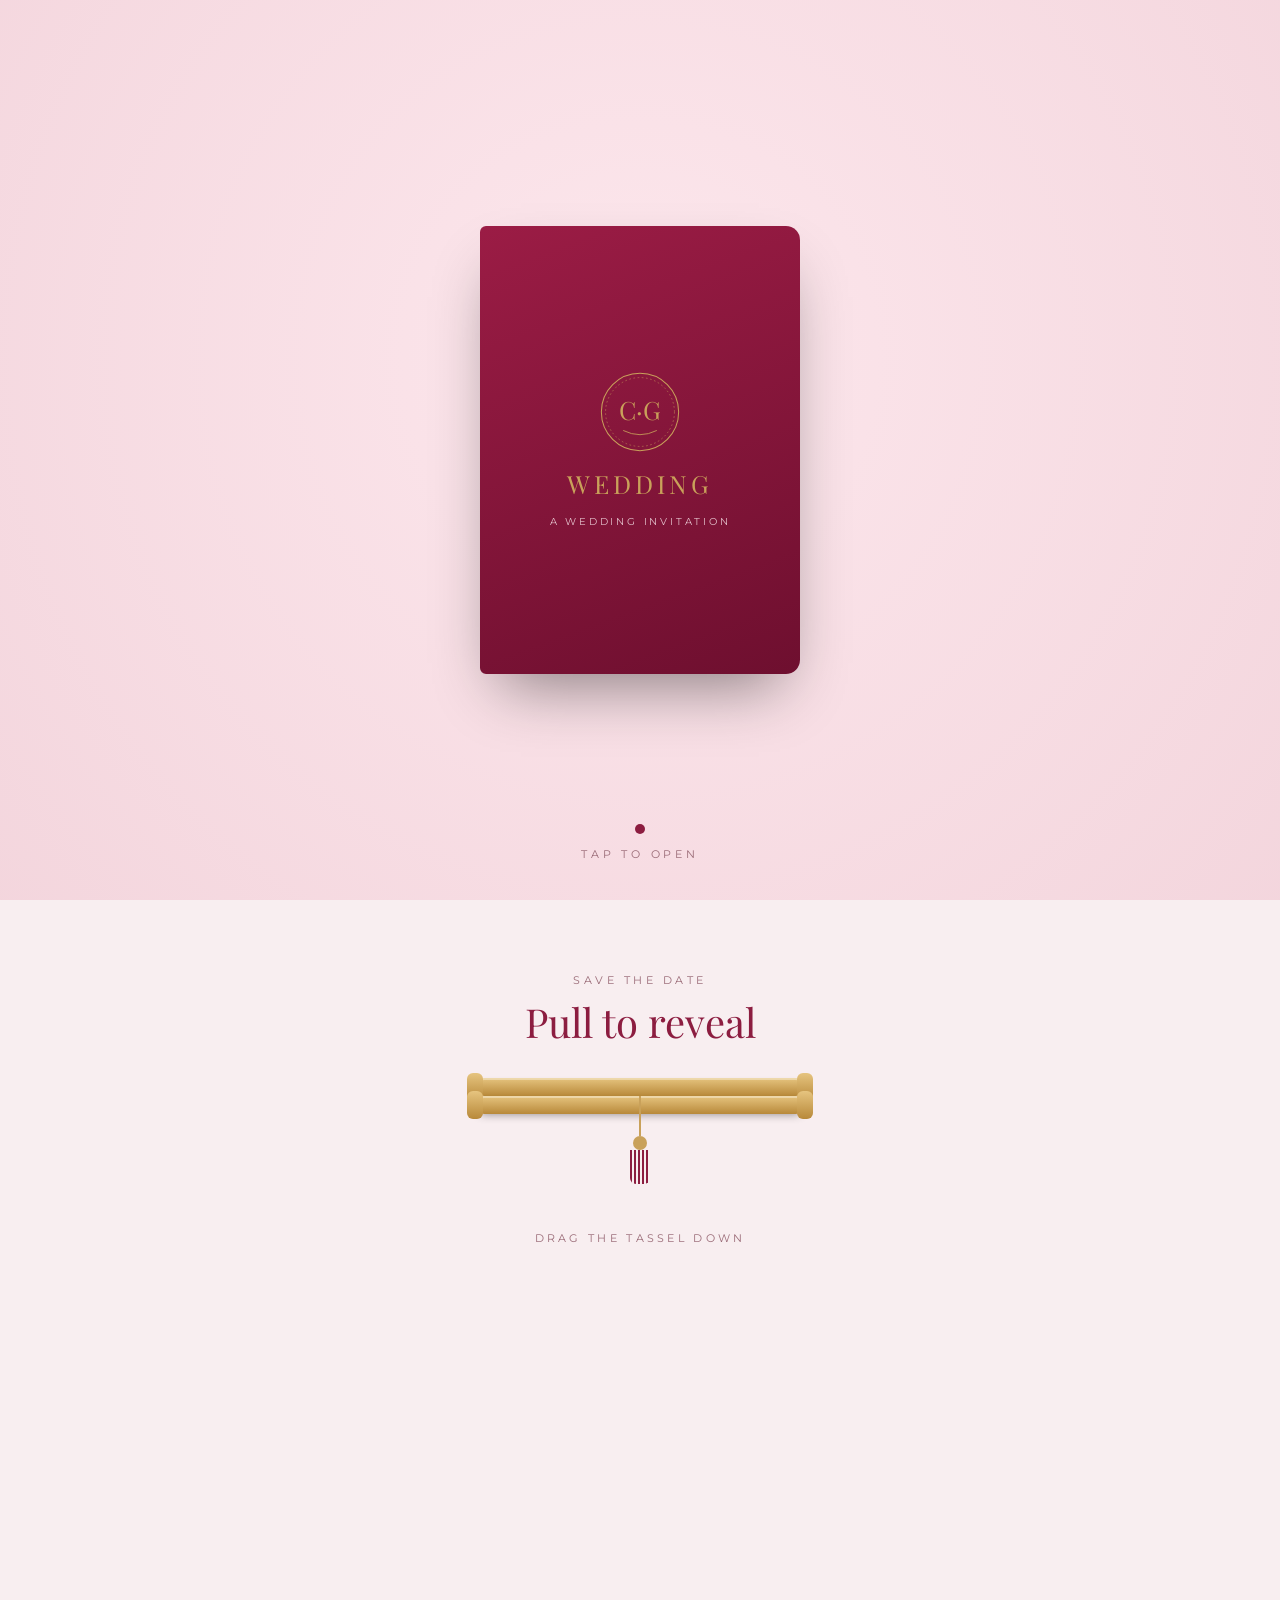
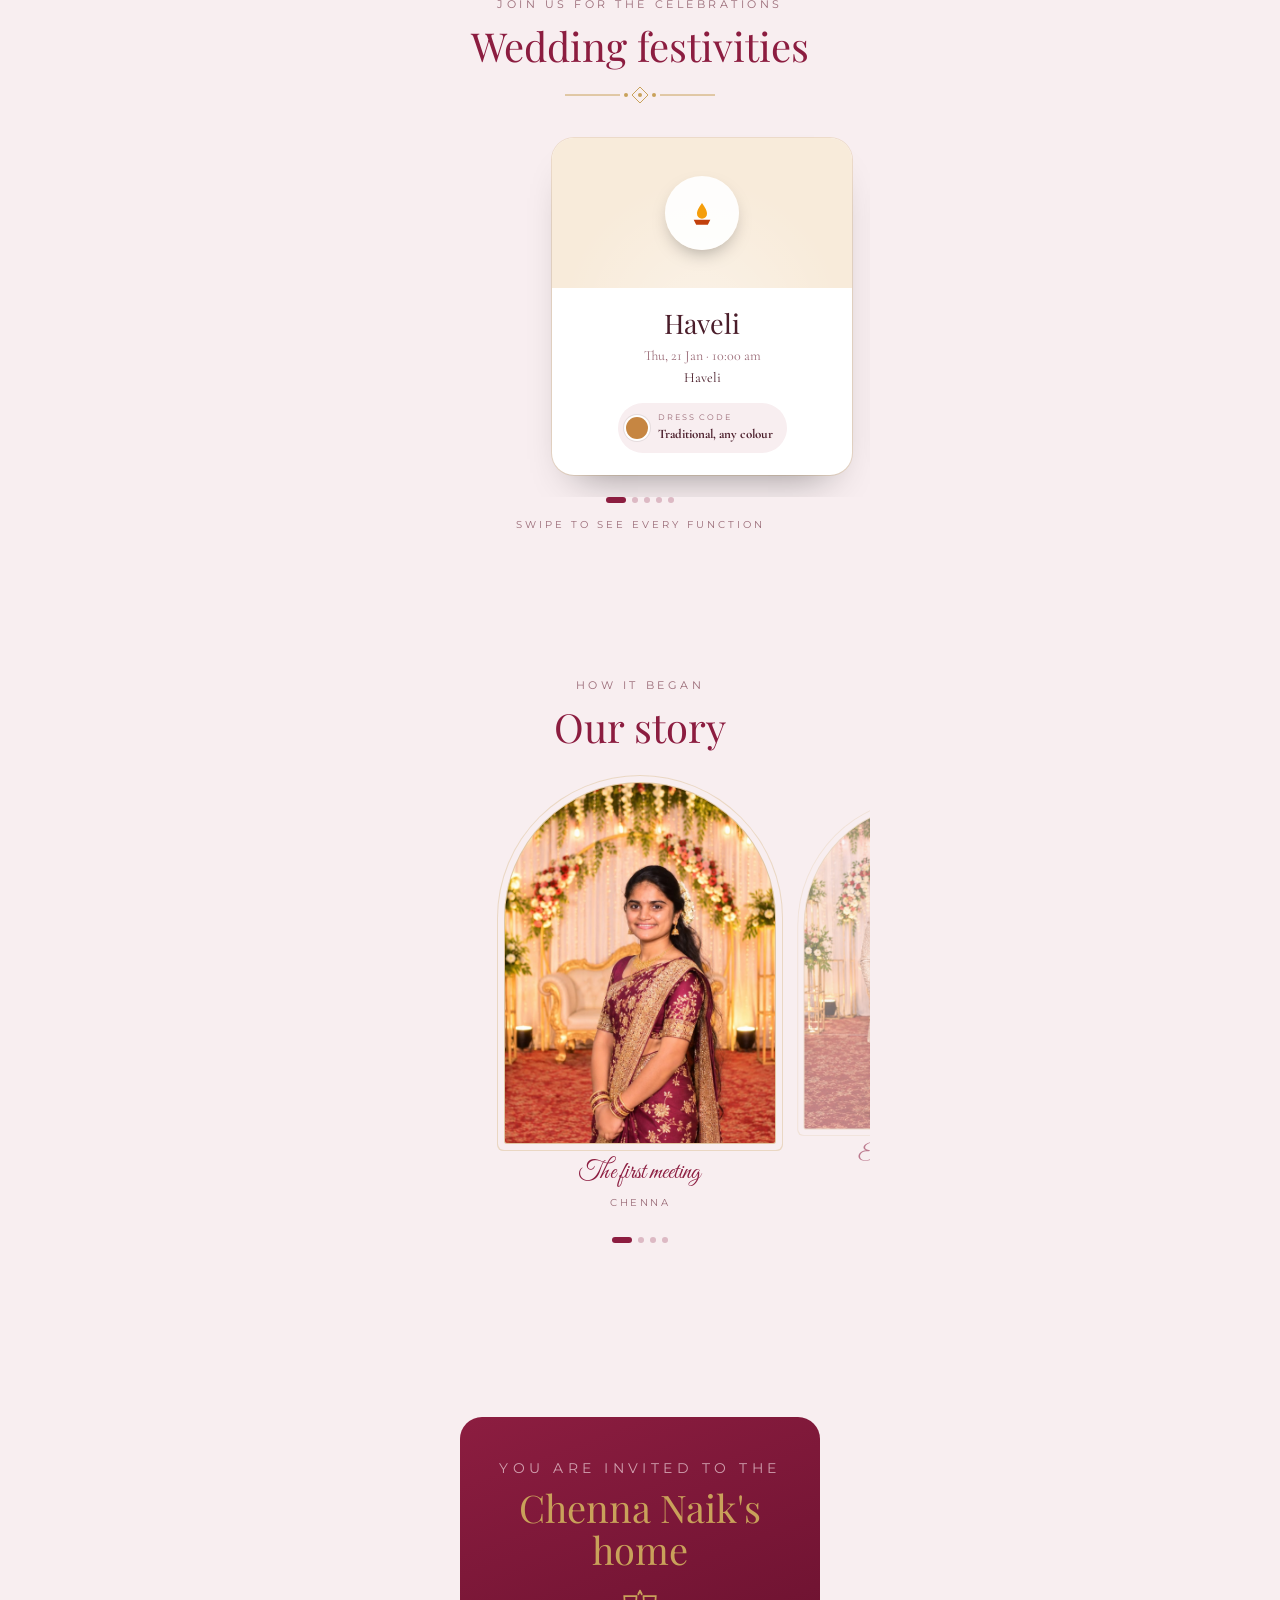
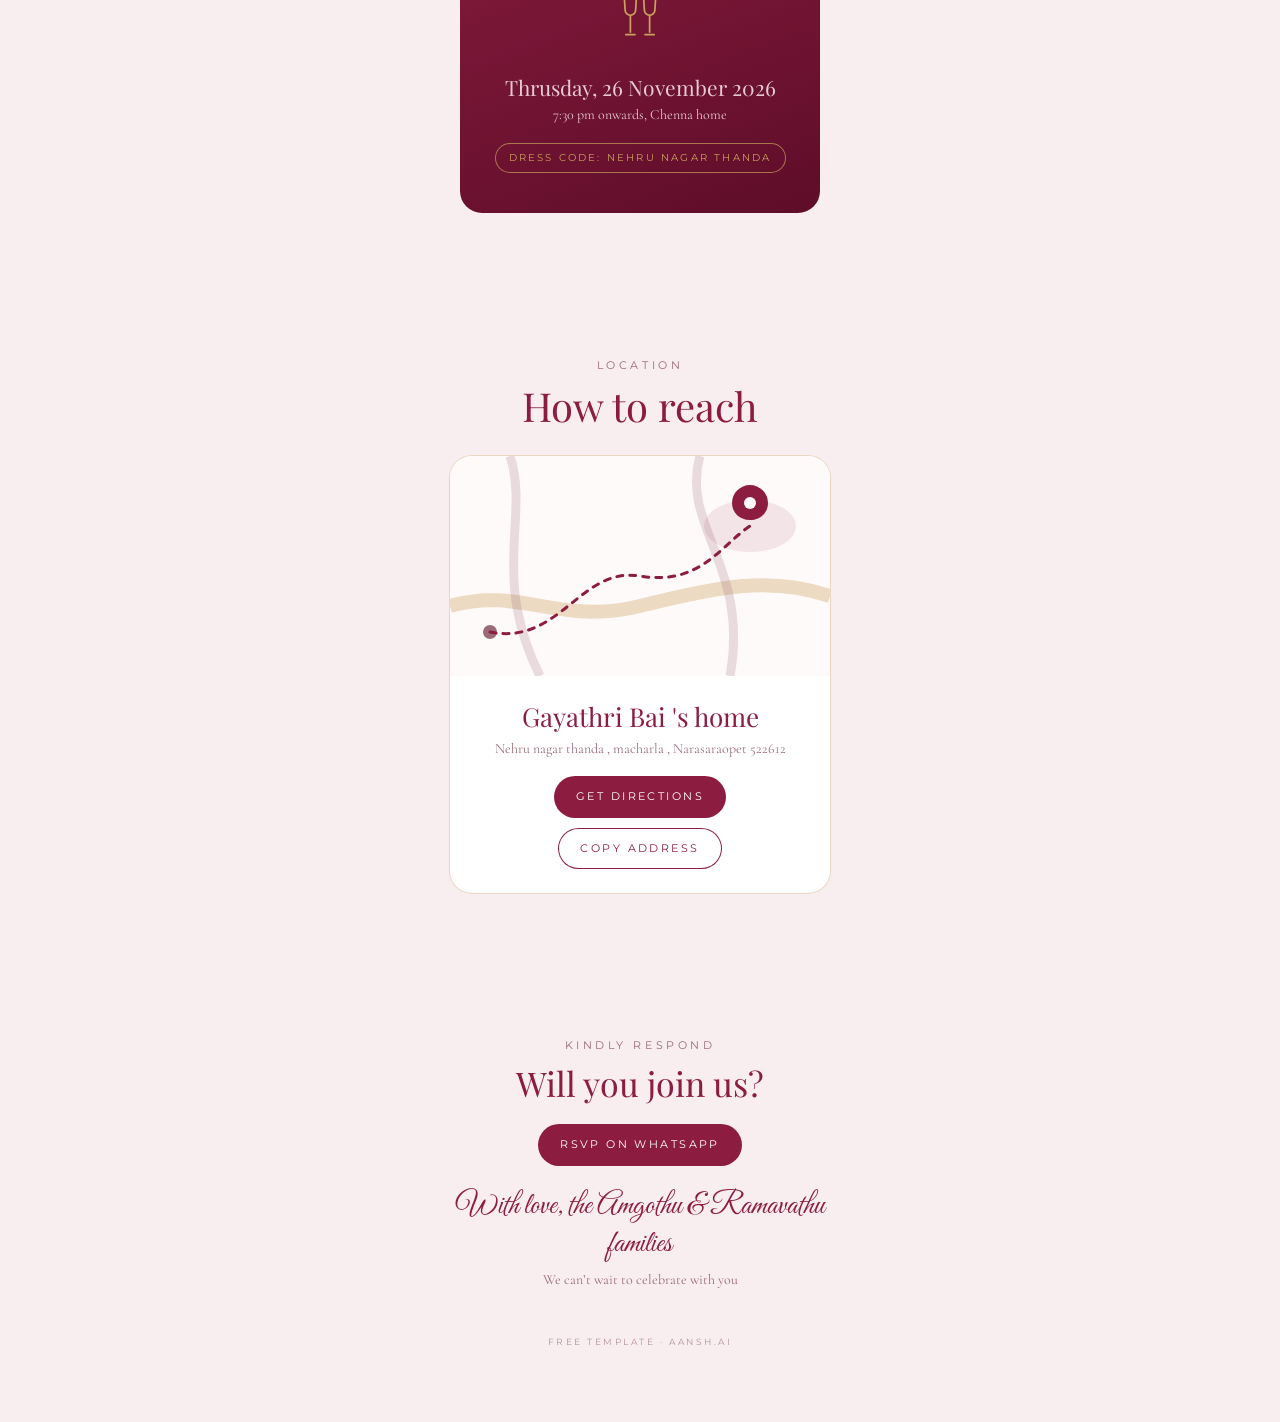
<file: index.html>
<!doctype html>
<html lang="en">
<head>
<meta charset="utf-8">
<meta name="viewport" content="width=device-width,initial-scale=1,viewport-fit=cover">
<title>Arjun & Ishita · Wedding Invitation</title>
<meta name="description" content="You are invited. Tap to open the invitation.">
<meta property="og:title" content="Arjun & Ishita · Wedding Invitation">
<meta property="og:description" content="You are invited. Tap to open the invitation.">
<link rel="preconnect" href="https://fonts.googleapis.com">
<link rel="preconnect" href="https://fonts.gstatic.com" crossorigin>
<link rel="stylesheet" href="https://fonts.googleapis.com/css2?family=Playfair+Display:ital,wght@0,400;0,500;1,400&family=Great+Vibes&family=Cormorant+Garamond:ital,wght@0,400;0,500;1,400&family=Montserrat:wght@500&display=swap">
<!--
  WEDDING INVITE TEMPLATE · free from aansh.ai (priyaanshai.vercel.app/wedding)
  To make it yours, change ONLY the DATA block below (names, dates, events, photos, venue).
  The design, animations and layout read everything from DATA.
-->
<style>
:root{--bg:#f8eef0;--paper:#fffafa;--ink:#4a1d2a;--muted:#9a6b77;--accent:#8c1d40;--onaccent:#fff;--gold:#c9a15a;--card:#ffffff;--rod:linear-gradient(180deg,#e6c47f,#b8893a);--cover:linear-gradient(160deg,#9b1c45,#6e0f2f);--covink:#fbe9ee;--coverbg:radial-gradient(circle at 50% 40%,#fde6ec,#f3d3db);--veil:linear-gradient(180deg,rgba(255,250,250,.25),rgba(255,250,250,.88) 55%);--rec:linear-gradient(160deg,#8c1d40,#5e0d29);--recink:#fbe9ee;--phfilter:saturate(.6);--phop:.5;--namesz:52px;--dw:400;--display:"Playfair Display",Georgia,serif;--script:"Great Vibes","Snell Roundhand",cursive;--body:"Cormorant Garamond",Georgia,serif;--label:Montserrat,system-ui,sans-serif}
*{box-sizing:border-box;margin:0;padding:0}
html{scroll-behavior:smooth;-webkit-text-size-adjust:100%}
body{background:var(--bg);color:var(--ink);font-family:var(--body);font-size:17px;line-height:1.6;overflow-x:hidden;-webkit-font-smoothing:antialiased}
body.locked{overflow:hidden;height:100svh}
img{display:block;max-width:100%}
button{font:inherit;color:inherit;background:none;border:0;cursor:pointer}
a{color:inherit}
.wrap{max-width:460px;margin:0 auto;position:relative;z-index:2}
section{padding:72px max(22px,env(safe-area-inset-left)) 72px max(22px,env(safe-area-inset-right));position:relative;text-align:center}
.eyebrow{font-family:var(--label);font-size:11px;letter-spacing:.32em;text-transform:uppercase;color:var(--muted)}
.title{font-family:var(--display);font-weight:var(--dw);font-size:40px;line-height:1.1;color:var(--accent);margin-top:10px;text-wrap:balance}
.orn{display:block;margin:18px auto 0;width:150px;height:18px;color:var(--gold)}
.reveal{opacity:0;transform:translateY(26px);transition:opacity 1s ease,transform 1s cubic-bezier(.2,.7,.2,1)}
.reveal.in{opacity:1;transform:none}
/* petals */
#petals{position:fixed;inset:0;pointer-events:none;z-index:50}
/* ---------- cover ---------- */
#cover{position:fixed;inset:0;z-index:60;display:grid;place-items:center;background:var(--bg);perspective:1600px;transition:opacity .9s ease .9s,visibility 0s 1.8s}
#cover.open{opacity:0;visibility:hidden}
#cover::before{content:"";position:absolute;inset:0;background:var(--coverbg);opacity:.9}
.book{position:relative;width:min(74vw,320px);aspect-ratio:3/4.2;transform-style:preserve-3d;animation:float 4s ease-in-out infinite}
@keyframes float{50%{transform:translateY(-8px) rotate(-1deg)}}
.page-in{position:absolute;inset:0;background:var(--paper);border-radius:6px 14px 14px 6px;display:grid;place-items:center;box-shadow:0 30px 60px -20px rgba(0,0,0,.45)}
.page-in .mono{opacity:.55}
.lid{position:absolute;inset:0;border-radius:6px 14px 14px 6px;background:var(--cover);transform-origin:left center;transition:transform 1.4s cubic-bezier(.6,.05,.3,1);backface-visibility:hidden;display:flex;flex-direction:column;align-items:center;justify-content:center;gap:14px;color:var(--covink);box-shadow:inset 0 0 0 10px var(--cover),inset 0 0 0 11px color-mix(in srgb,var(--gold) 70%,transparent),inset 0 0 0 16px var(--cover),inset 0 0 0 17px color-mix(in srgb,var(--gold) 45%,transparent),0 30px 60px -18px rgba(0,0,0,.55)}
#cover.open .lid{transform:rotateY(-160deg)}
.lid .ct{font-family:var(--display);font-size:clamp(19px,6.4vw,25px);letter-spacing:.16em;text-align:center;padding:0 26px;line-height:1.3;text-transform:uppercase;color:var(--gold)}
.lid .cs{font-family:var(--label);font-size:clamp(8px,2.6vw,10px);letter-spacing:.28em;text-transform:uppercase;opacity:.8;text-align:center;padding:0 18px}
.mono{width:84px;height:84px;color:var(--gold)}
.tap{position:absolute;bottom:max(36px,env(safe-area-inset-bottom));left:0;right:0;text-align:center;font-family:var(--label);font-size:11px;letter-spacing:.34em;text-transform:uppercase;color:var(--muted);z-index:2}
.tap i{display:block;width:10px;height:10px;margin:0 auto 12px;border-radius:50%;background:var(--accent);animation:ping 1.6s infinite}
@keyframes ping{0%{box-shadow:0 0 0 0 color-mix(in srgb,var(--accent) 60%,transparent)}100%{box-shadow:0 0 0 18px transparent}}
/* ---------- hero ---------- */
#hero{min-height:100svh;display:flex;flex-direction:column;align-items:center;justify-content:center;padding-top:40px}
.arch{position:relative;width:min(84vw,360px);aspect-ratio:3/4.4;border-radius:999px 999px 18px 18px;overflow:hidden;background:var(--paper);box-shadow:0 0 0 1px color-mix(in srgb,var(--gold) 60%,transparent),0 0 0 8px var(--bg),0 0 0 9px color-mix(in srgb,var(--gold) 35%,transparent),0 30px 70px -30px rgba(0,0,0,.5)}
.arch .ph{position:absolute;inset:0;background-size:cover;background-position:center;filter:var(--phfilter);opacity:var(--phop);animation:kb 22s ease-in-out infinite alternate}
@keyframes kb{to{transform:scale(1.14)}}
.arch .veil{position:absolute;inset:0;background:var(--veil)}
.arch .in{position:relative;height:100%;display:flex;flex-direction:column;align-items:center;justify-content:center;padding:34px 22px;gap:4px}
.arch .mono{width:54px;height:54px;margin-bottom:8px}
.name{font-family:var(--script);font-size:var(--namesz);line-height:1.05;color:var(--accent);min-height:1.1em}
.name .cur{display:inline-block;width:2px;height:.8em;background:var(--accent);margin-left:3px;vertical-align:-.05em;animation:blink .8s steps(1) infinite}
@keyframes blink{50%{opacity:0}}
.amp{font-family:var(--script);font-size:34px;color:var(--gold);line-height:1;margin:6px 0}
.par{font-size:13px;color:var(--muted);font-style:italic;line-height:1.45;min-height:2.9em;opacity:0;transition:opacity 1s}
.par.in{opacity:1}
.inv{margin-top:26px;font-family:var(--display);font-style:italic;font-size:19px;line-height:1.5;color:var(--ink);max-width:300px;opacity:0;transition:opacity 1.2s .2s}
.inv.in{opacity:1}
.scrollhint{margin-top:30px;width:22px;height:34px;border:1.5px solid var(--muted);border-radius:12px;position:relative;opacity:.7}
.scrollhint::after{content:"";position:absolute;left:50%;top:7px;width:3px;height:7px;margin-left:-1.5px;border-radius:2px;background:var(--muted);animation:sh 1.6s infinite}
@keyframes sh{to{transform:translateY(10px);opacity:0}}
/* ---------- scroll reveal ---------- */
.scroll{position:relative;width:min(84vw,330px);margin:34px auto 0;user-select:none;-webkit-user-select:none;touch-action:none}
.rod{position:relative;height:18px;border-radius:9px;background:var(--rod);box-shadow:0 4px 10px -4px rgba(0,0,0,.45),inset 0 2px 0 rgba(255,255,255,.35);z-index:3}
.rod::before,.rod::after{content:"";position:absolute;top:-5px;width:16px;height:28px;border-radius:6px;background:var(--rod)}
.rod::before{left:-8px}.rod::after{right:-8px}
.paper{position:relative;margin:0 10px;height:0;overflow:hidden;background:var(--paper);box-shadow:inset 0 10px 14px -10px rgba(0,0,0,.25),inset 0 -10px 14px -10px rgba(0,0,0,.25);transition:height .25s ease-out}
.paper .pin{position:absolute;left:0;right:0;top:0;height:290px;display:flex;flex-direction:column;align-items:center;justify-content:center;gap:2px;border:1px solid color-mix(in srgb,var(--gold) 50%,transparent);margin:14px;border-radius:4px}
.paper .dow{font-family:var(--label);font-size:11px;letter-spacing:.34em;text-transform:uppercase;color:var(--muted)}
.paper .dd{font-family:var(--display);font-size:84px;line-height:1;color:var(--accent)}
.paper .mm{font-family:var(--script);font-size:34px;color:var(--accent);line-height:1.1}
.paper .yy{font-family:var(--label);font-size:12px;letter-spacing:.3em;color:var(--muted)}
.bottomrod{transition:transform .25s ease-out}
.tassel{position:absolute;left:50%;top:18px;width:46px;margin-left:-23px;height:96px;display:flex;flex-direction:column;align-items:center;cursor:grab;z-index:4;transition:top .25s ease-out}
.tassel .str{width:2px;height:40px;background:var(--gold)}
.tassel .knot{width:14px;height:14px;border-radius:50%;background:var(--gold)}
.tassel .fr{width:20px;height:34px;background:repeating-linear-gradient(90deg,var(--accent) 0 2px,transparent 2px 4px);border-radius:0 0 6px 6px;animation:sway 2.6s ease-in-out infinite;transform-origin:top center}
@keyframes sway{50%{transform:rotate(5deg)}}
.pullhint{margin-top:116px;font-family:var(--label);font-size:11px;letter-spacing:.3em;text-transform:uppercase;color:var(--muted);transition:opacity .4s}
.done .pullhint{opacity:0}
.cd{display:flex;justify-content:center;gap:10px;margin-top:22px;opacity:0;transition:opacity 1s}
.done .cd,.done .seeyou,.done .cal{opacity:1}
.cd div{min-width:64px;padding:10px 4px;border-radius:12px;background:var(--card);box-shadow:0 0 0 1px color-mix(in srgb,var(--gold) 35%,transparent)}
.cd b{display:block;font-family:var(--display);font-size:28px;font-weight:500;color:var(--accent);font-variant-numeric:tabular-nums;line-height:1.1}
.cd span{font-family:var(--label);font-size:9px;letter-spacing:.24em;text-transform:uppercase;color:var(--muted)}
.seeyou{margin-top:18px;font-style:italic;color:var(--muted);opacity:0;transition:opacity 1s}
.btn{display:inline-flex;align-items:center;gap:8px;padding:12px 22px;border-radius:999px;font-family:var(--label);font-size:11px;letter-spacing:.22em;text-transform:uppercase;text-decoration:none;transition:transform .2s}
.btn:active{transform:scale(.96)}
.btn.line{box-shadow:inset 0 0 0 1px var(--accent);color:var(--accent)}
.btn.fill{background:var(--accent);color:var(--onaccent)}
.cal{margin-top:18px;opacity:0;transition:opacity 1s}
/* ---------- events ---------- */
.rail{display:flex;gap:16px;overflow-x:auto;scroll-snap-type:x mandatory;padding:34px 13vw 22px;margin:0 calc(-1*max(22px,env(safe-area-inset-left)));scrollbar-width:none}
.rail::-webkit-scrollbar{display:none}
.ev{flex:0 0 74vw;max-width:300px;scroll-snap-align:center;border-radius:22px;overflow:hidden;background:var(--card);box-shadow:0 22px 40px -24px rgba(0,0,0,.45),0 0 0 1px color-mix(in srgb,var(--gold) 25%,transparent);text-align:center;transition:transform .4s,opacity .4s}
.ev.dim{transform:scale(.92);opacity:.6}
.ev .top{height:150px;position:relative;display:grid;place-items:center;overflow:hidden}
.ev .top::after{content:"";position:absolute;inset:0;background:radial-gradient(circle at 50% 120%,rgba(255,255,255,.35),transparent 60%)}
.ev .ic{width:74px;height:74px;border-radius:50%;background:rgba(255,255,255,.92);display:grid;place-items:center;position:relative;z-index:1;box-shadow:0 8px 20px -8px rgba(0,0,0,.4)}
.ev .ic svg{width:40px;height:40px}
.ev .body{padding:20px 18px 22px}
.ev h3{font-family:var(--display);font-weight:var(--dw);font-size:27px;color:var(--ink);line-height:1.15}
.ev .when{margin-top:6px;font-size:14px;color:var(--muted)}
.ev .where{font-size:14px;color:var(--ink)}
.dress{display:inline-flex;align-items:center;gap:10px;margin-top:14px;padding:8px 14px 8px 8px;border-radius:999px;background:var(--bg);font-size:13px}
.dress i{width:22px;height:22px;border-radius:50%;box-shadow:0 0 0 2px #fff,0 0 0 3px rgba(0,0,0,.08)}
.dress small{display:block;font-family:var(--label);font-size:8px;letter-spacing:.24em;text-transform:uppercase;color:var(--muted);text-align:left}
.dots{display:flex;justify-content:center;gap:6px}
.dots i{width:6px;height:6px;border-radius:3px;background:color-mix(in srgb,var(--accent) 25%,transparent);transition:all .3s}
.dots i.on{width:20px;background:var(--accent)}
.swipe{margin-top:14px;font-family:var(--label);font-size:10px;letter-spacing:.3em;text-transform:uppercase;color:var(--muted)}
/* ---------- story ---------- */
.st{flex:0 0 66vw;max-width:270px;scroll-snap-align:center;text-align:center;transition:transform .4s,opacity .4s}
.st.dim{transform:scale(.9);opacity:.55}
.st .ph{aspect-ratio:3/4;border-radius:999px 999px 14px 14px;background-size:cover;background-position:center;background-color:var(--card);box-shadow:0 0 0 1px color-mix(in srgb,var(--gold) 50%,transparent),0 0 0 7px var(--bg),0 0 0 8px color-mix(in srgb,var(--gold) 30%,transparent)}
.st p{margin-top:16px;font-family:var(--script);font-size:24px;color:var(--accent);line-height:1.2}
.st small{font-family:var(--label);font-size:10px;letter-spacing:.26em;text-transform:uppercase;color:var(--muted)}
/* ---------- reception ---------- */
.rec{margin:30px auto 0;max-width:360px;border-radius:22px;padding:40px 26px;background:var(--rec);color:var(--recink);box-shadow:inset 0 0 0 8px var(--rec),inset 0 0 0 9px color-mix(in srgb,var(--gold) 60%,transparent),0 30px 60px -30px rgba(0,0,0,.6)}
.rec .eyebrow{color:color-mix(in srgb,var(--recink) 75%,transparent)}
.rec h3{font-family:var(--display);font-weight:var(--dw);font-size:38px;color:var(--rectitle,var(--gold));line-height:1.1;margin-top:8px}
.rec .glass{width:56px;height:56px;margin:18px auto;color:var(--rectitle,var(--gold))}
.rec .d{font-family:var(--display);font-size:21px}
.rec p{font-size:14px;opacity:.85}
.rec .code{display:inline-block;margin-top:16px;padding:7px 14px;border-radius:999px;box-shadow:inset 0 0 0 1px color-mix(in srgb,var(--gold) 70%,transparent);font-family:var(--label);font-size:10px;letter-spacing:.22em;text-transform:uppercase;color:var(--rectitle,var(--gold))}
/* ---------- map ---------- */
.map{margin:28px auto 0;max-width:380px;border-radius:22px;overflow:hidden;background:var(--card);box-shadow:0 0 0 1px color-mix(in srgb,var(--gold) 30%,transparent)}
.map svg{display:block;width:100%;height:auto}
.map .route{stroke-dasharray:6 7;stroke-dashoffset:300;animation:none}
.map.in .route{animation:dash 3s ease forwards}
@keyframes dash{to{stroke-dashoffset:0}}
.map .pin{transform-origin:50% 100%;transform:scale(0)}
.map.in .pin{animation:pin .6s 2.6s cubic-bezier(.3,1.6,.5,1) forwards}
@keyframes pin{to{transform:scale(1)}}
.venue{padding:20px 18px 24px}
.venue h3{font-family:var(--display);font-weight:var(--dw);font-size:26px;color:var(--accent)}
.venue p{font-size:14px;color:var(--muted)}
.acts{display:flex;justify-content:center;gap:10px;margin-top:16px;flex-wrap:wrap}
/* ---------- rsvp ---------- */
#rsvp .title{font-size:34px}
.closing{margin-top:22px;font-family:var(--script);font-size:30px;color:var(--accent);line-height:1.25}
.fam{margin-top:6px;font-size:14px;color:var(--muted)}
.made{margin-top:44px;font-family:var(--label);font-size:9px;letter-spacing:.28em;text-transform:uppercase;color:var(--muted);opacity:.7}
.made a{text-decoration:none}
/* music */
#music{position:fixed;right:max(16px,env(safe-area-inset-right));bottom:max(16px,env(safe-area-inset-bottom));z-index:55;width:46px;height:46px;border-radius:50%;background:var(--card);box-shadow:0 8px 20px -8px rgba(0,0,0,.4),0 0 0 1px color-mix(in srgb,var(--gold) 40%,transparent);display:grid;place-items:center;color:var(--accent)}
#music[hidden]{display:none}
#music svg{width:20px;height:20px}
#music.on svg{animation:spin 4s linear infinite}
@keyframes spin{to{transform:rotate(360deg)}}
@media (prefers-reduced-motion:reduce){*,*::before,*::after{animation-duration:.01ms!important;transition-duration:.01ms!important}}
</style>
</head>
<body class="locked">
<script>
/* =========================== DATA: edit only this =========================== */
const DATA = {
  "coverTitle": "Wedding",
  "groom": {
    "name": "Chenna Naik",
    "parents": "Son of Lalu Naik"
  },
  "bride": {
    "name": "Gayathri Bai",
    "parents": "Daughter of Hanuma"
  },
  "inviteLine": "request the pleasure of your company to celebrate their wedding",
  "wedding": {
    "datetime": "2027-11-25T09:00:00+05:30",
    "timeLabel": "Pheras at 7:30 am"
  },
  "events": [
    {
      "name": "Haveli",
      "icon": "puja",
      "date": "Thu, 21 Jan",
      "time": "10:00 am",
      "place": "Haveli",
      "dress": "Traditional, any colour",
      "colors": [
        "#f8ebda",
        "#c68642"
      ]
    },
    {
      "name": "Haldi",
      "icon": "haldi",
      "date": "Fri, 22 Jan",
      "time": "3:00 pm",
      "place": "Haveli Courtyard",
      "dress": "Wear yellow",
      "colors": [
        "#fff0a3",
        "#f5b700"
      ]
    },
    {
      "name": "Mehendi & Sangeet",
      "icon": "mehendi",
      "date": "Sat, 23 Jan",
      "time": "6:00 pm",
      "place": "Durbar Hall",
      "dress": "Rajasthani bandhej",
      "colors": [
        "#fed7e2",
        "#c51162"
      ]
    },
    {
      "name": "Baraat",
      "icon": "default",
      "date": "Sun, 24 Jan",
      "time": "6:30 pm",
      "place": "Singh Haveli to Palace Gate",
      "dress": "Safa & sherwani",
      "colors": [
        "#fde8cd",
        "#e67e22"
      ]
    },
    {
      "name": "Pheras",
      "icon": "pheras",
      "date": "Sun, 24 Jan",
      "time": "8:00 pm",
      "place": "Umaid Mahal Lawns",
      "dress": "Festive red & gold",
      "colors": [
        "#fcd5ce",
        "#b0122e"
      ]
    }
  ],
  "story": [
    {
      "photo": "story-1.jpg",
      "caption": "The first meeting",
      "when": "Chenna"
    },
    {
      "photo": "story-2.jpg",
      "caption": "Endless conversations",
      "when": "Gayathri"
    },
    {
      "photo": "story-3.jpg",
      "caption": "The proposal",
      "when": "Together"
    },
    {
      "photo": "story-4.jpg",
      "caption": "Forever begins",
      "when": "2027"
    }
  ],
  "reception": {
    "title": "Chenna Naik's home",
    "when": "Thrusday, 26 November 2026",
    "where": "7:30 pm onwards, Chenna home",
    "dress": "Nehru Nagar thanda"
  },
  "venue": {
    "name": "Gayathri Bai 's home",
    "address": "Nehru nagar thanda , macharla ,  Narasaraopet 522612",
    "mapsLink": ""
  },
  "rsvp": {
    "whatsapp": "919985727357",
    "message": "Hi! We'll be there for Chenna Naik & Gayathri Bai's wedding."
  },
  "closing": "With love, the Amgothu & Ramavathu families",
  "families": "We can\u2019t wait to celebrate with you",
  "heroPhoto": "hero.jpg",
  "music": "",
  "petalColors": [
    "#f4a7b9",
    "#e8798f",
    "#fbd3dc"
  ],
  "petalShape": "petal"
};
/* ============================================================================ */
</script>

<canvas id="petals" aria-hidden="true"></canvas>

<div id="cover" role="button" tabindex="0" aria-label="Open the invitation">
  <div class="book">
    <div class="page-in"><svg class="mono" viewBox="0 0 100 100" aria-hidden="true"><use href="#monogram"/></svg></div>
    <div class="lid">
      <svg class="mono" viewBox="0 0 100 100" aria-hidden="true"><use href="#monogram"/></svg>
      <div class="ct" id="coverTitle"></div>
      <div class="cs">A wedding invitation</div>
    </div>
  </div>
  <div class="tap"><i></i>Tap to open</div>
</div>

<main class="wrap">
  <section id="hero">
    <p class="eyebrow reveal">Together with their families</p>
    <div class="arch reveal" style="margin-top:22px">
      <div class="ph" id="heroPh"></div><div class="veil"></div>
      <div class="in">
        <svg class="mono" viewBox="0 0 100 100" aria-hidden="true"><use href="#monogram"/></svg>
        <div class="name" id="n1"></div>
        <div class="par" id="p1"></div>
        <div class="amp">&amp;</div>
        <div class="name" id="n2"></div>
        <div class="par" id="p2"></div>
      </div>
    </div>
    <p class="inv" id="invline"></p>
    <div class="scrollhint" aria-hidden="true"></div>
  </section>

  <section id="date">
    <p class="eyebrow reveal">Save the date</p>
    <h2 class="title reveal">Pull to reveal</h2>
    <div class="scroll reveal" id="scroll">
      <div class="rod"></div>
      <div class="paper" id="paper"><div class="pin">
        <div class="dow" id="dow"></div><div class="dd" id="dd"></div><div class="mm" id="mm"></div><div class="yy" id="yy"></div>
        <div class="dow" style="margin-top:10px" id="ptime"></div>
      </div></div>
      <div class="rod bottomrod" id="rod2"></div>
      <div class="tassel" id="tassel" role="button" tabindex="0" aria-label="Pull down to reveal the date"><div class="str"></div><div class="knot"></div><div class="fr"></div></div>
      <p class="pullhint">Drag the tassel down</p>
    </div>
    <p class="seeyou" id="seeyou"></p>
    <div class="cd" id="cd" aria-live="polite">
      <div><b id="cdD">0</b><span>Days</span></div><div><b id="cdH">0</b><span>Hours</span></div><div><b id="cdM">0</b><span>Mins</span></div><div><b id="cdS">0</b><span>Secs</span></div>
    </div>
    <div class="cal"><a class="btn line" id="calBtn" target="_blank" rel="noopener">＋ Add to calendar</a></div>
  </section>

  <section id="events">
    <p class="eyebrow reveal">Join us for the celebrations</p>
    <h2 class="title reveal">Wedding festivities</h2>
    <svg class="orn reveal" viewBox="0 0 150 18" aria-hidden="true"><use href="#orn"/></svg>
    <div class="rail" id="evRail"></div>
    <div class="dots" id="evDots"></div>
    <p class="swipe">Swipe to see every function</p>
  </section>

  <section id="story">
    <p class="eyebrow reveal">How it began</p>
    <h2 class="title reveal">Our story</h2>
    <div class="rail" id="stRail"></div>
    <div class="dots" id="stDots"></div>
  </section>

  <section id="reception">
    <div class="rec reveal">
      <p class="eyebrow">You are invited to the</p>
      <h3 id="recTitle"></h3>
      <svg class="glass" viewBox="0 0 64 64" fill="none" stroke="currentColor" stroke-width="2" aria-hidden="true"><path d="M14 8h14l-1 16a6 6 0 0 1-12 0zM36 8h14l-1 16a6 6 0 0 1-12 0zM21 30v20M43 30v20M15 52h12M37 52h12"/><path d="M30 6l2-4M34 6l-2-4" stroke-linecap="round"/></svg>
      <p class="d" id="recWhen"></p>
      <p id="recWhere"></p>
      <span class="code" id="recCode"></span>
    </div>
  </section>

  <section id="reach">
    <p class="eyebrow reveal">Location</p>
    <h2 class="title reveal">How to reach</h2>
    <div class="map reveal" id="map">
      <svg viewBox="0 0 380 220" aria-hidden="true">
        <rect width="380" height="220" fill="var(--paper)"/>
        <path d="M0 150 C70 130 110 170 190 150 S320 120 380 140" stroke="color-mix(in srgb,var(--gold) 35%,transparent)" stroke-width="14" fill="none"/>
        <path d="M60 0 C80 60 40 120 90 220" stroke="color-mix(in srgb,var(--muted) 22%,transparent)" stroke-width="9" fill="none"/>
        <path d="M250 0 C230 70 300 110 280 220" stroke="color-mix(in srgb,var(--muted) 22%,transparent)" stroke-width="9" fill="none"/>
        <ellipse cx="300" cy="70" rx="46" ry="26" fill="color-mix(in srgb,var(--accent) 10%,transparent)"/>
        <circle cx="40" cy="176" r="7" fill="var(--muted)"/>
        <path class="route" d="M40 176 C110 190 130 110 190 120 S270 90 300 70" stroke="var(--accent)" stroke-width="3" fill="none" stroke-linecap="round"/>
        <g class="pin"><path d="M300 70c-11 0-18-8-18-17a18 18 0 0 1 36 0c0 9-7 17-18 17z" transform="translate(0 -6)" fill="var(--accent)"/><circle cx="300" cy="47" r="6" fill="var(--paper)"/></g>
      </svg>
      <div class="venue"><h3 id="vName"></h3><p id="vAddr"></p>
        <div class="acts"><a class="btn fill" id="dirBtn" target="_blank" rel="noopener">Get directions</a><button class="btn line" id="copyBtn" type="button">Copy address</button></div>
      </div>
    </div>
  </section>

  <section id="rsvp">
    <p class="eyebrow reveal">Kindly respond</p>
    <h2 class="title reveal">Will you join us?</h2>
    <div class="acts reveal" style="margin-top:22px"><a class="btn fill" id="rsvpBtn" target="_blank" rel="noopener">RSVP on WhatsApp</a></div>
    <p class="closing reveal" id="closing"></p>
    <p class="fam reveal" id="fam"></p>
    <p class="made"><a href="https://priyaanshai.vercel.app/wedding" target="_blank" rel="noopener">Free template · aansh.ai</a></p>
  </section>
</main>

<button id="music" type="button" aria-label="Play music" hidden><svg viewBox="0 0 24 24" fill="currentColor"><path d="M9 18V6l11-2v12"/><circle cx="6.5" cy="18" r="2.5"/><circle cx="17.5" cy="16" r="2.5"/></svg></button>
<audio id="aud" loop preload="none"></audio>

<svg width="0" height="0" style="position:absolute" aria-hidden="true">
  <defs>
    <symbol id="monogram" viewBox="0 0 100 100"><circle cx="50" cy="50" r="46" fill="none" stroke="currentColor" stroke-width="1.2"/><circle cx="50" cy="50" r="41" fill="none" stroke="currentColor" stroke-width=".6" stroke-dasharray="2 3"/><text x="50" y="60" text-anchor="middle" font-size="30" fill="currentColor" id="monoText" style="font-family:var(--display)">A·B</text><path d="M30 72q20 10 40 0" stroke="currentColor" fill="none" stroke-width="1"/></symbol>
    <symbol id="orn" viewBox="0 0 150 18"><path d="M0 9h55M95 9h55" stroke="currentColor" stroke-width="1"/><path d="M75 1l8 8-8 8-8-8z" fill="none" stroke="currentColor"/><circle cx="75" cy="9" r="2" fill="currentColor"/><circle cx="61" cy="9" r="2" fill="currentColor"/><circle cx="89" cy="9" r="2" fill="currentColor"/></symbol>
  </defs>
</svg>

<script>
(() => {
const $ = (s) => document.querySelector(s);
const D = DATA;
const ini = (n) => (n || "").trim().charAt(0).toUpperCase();
document.title = `${D.groom.name} & ${D.bride.name}`;
document.querySelectorAll("#monoText").forEach((t) => (t.textContent = `${ini(D.groom.name)}·${ini(D.bride.name)}`));
$("#coverTitle").textContent = D.coverTitle || "Shubh Vivaah";
if (D.heroPhoto) { const im = new Image(); im.onload = () => ($("#heroPh").style.backgroundImage = `url("${D.heroPhoto}")`); im.src = D.heroPhoto; }
$("#invline").textContent = D.inviteLine;
// date
const when = new Date(D.wedding.datetime);
const MON = ["January","February","March","April","May","June","July","August","September","October","November","December"];
const DOW = ["Sunday","Monday","Tuesday","Wednesday","Thursday","Friday","Saturday"];
$("#dow").textContent = DOW[when.getDay()]; $("#dd").textContent = when.getDate(); $("#mm").textContent = MON[when.getMonth()]; $("#yy").textContent = when.getFullYear();
$("#ptime").textContent = D.wedding.timeLabel || "";
$("#seeyou").textContent = `See you on ${DOW[when.getDay()]}, ${when.getDate()} ${MON[when.getMonth()]} ${when.getFullYear()}`;
const pad = (n) => String(n).padStart(2, "0");
const gd = (d) => `${d.getUTCFullYear()}${pad(d.getUTCMonth() + 1)}${pad(d.getUTCDate())}T${pad(d.getUTCHours())}${pad(d.getUTCMinutes())}00Z`;
const end = new Date(when.getTime() + 5 * 3600e3);
$("#calBtn").href = `https://calendar.google.com/calendar/render?action=TEMPLATE&text=${encodeURIComponent(`${D.groom.name} & ${D.bride.name} Wedding`)}&dates=${gd(when)}/${gd(end)}&location=${encodeURIComponent(D.venue.name + ", " + D.venue.address)}`;
function tick() { let s = Math.max(0, (when - Date.now()) / 1000); $("#cdD").textContent = Math.floor(s / 86400); s %= 86400; $("#cdH").textContent = pad(Math.floor(s / 3600)); s %= 3600; $("#cdM").textContent = pad(Math.floor(s / 60)); $("#cdS").textContent = pad(Math.floor(s % 60)); }
tick(); setInterval(tick, 1000);
// events
const IC = {
  haldi: '<circle cx="24" cy="28" r="12" fill="#f5b700"/><path d="M10 28h28" stroke="#8a5a00" stroke-width="2"/><circle cx="19" cy="24" r="2" fill="#fff6"/>',
  mehendi: '<path d="M18 40V20a3 3 0 0 1 6 0v-6a3 3 0 0 1 6 0v8a3 3 0 0 1 6 0v18z" fill="#4f7d3a"/><circle cx="27" cy="32" r="3" fill="none" stroke="#fff" stroke-width="1.5"/>',
  sangeet: '<path d="M20 34V14l16-4v20" stroke="#7b2cbf" stroke-width="3" fill="none"/><circle cx="17" cy="34" r="4" fill="#7b2cbf"/><circle cx="33" cy="30" r="4" fill="#7b2cbf"/>',
  puja: '<path d="M14 32h20l-3 6H17z" fill="#c2410c"/><path d="M24 12c4 6 6 9 6 13a6 6 0 0 1-12 0c0-4 2-7 6-13z" fill="#f59e0b"/>',
  pheras: '<path d="M12 38h24" stroke="#9f1239" stroke-width="3"/><path d="M24 10c6 8 9 12 9 18a9 9 0 0 1-18 0c0-6 3-10 9-18z" fill="#e11d48"/><path d="M24 22c3 4 4 6 4 8a4 4 0 0 1-8 0c0-2 1-4 4-8z" fill="#fbbf24"/>',
  reception: '<path d="M14 10h8l-1 10a3 3 0 0 1-6 0zM26 10h8l-1 10a3 3 0 0 1-6 0zM18 23v13M30 23v13M14 37h8M26 37h8" stroke="#a16207" stroke-width="2" fill="none"/>',
  default: '<circle cx="24" cy="24" r="12" fill="none" stroke="#9f1239" stroke-width="3"/><circle cx="24" cy="24" r="4" fill="#9f1239"/>'
};
const ev = $("#evRail");
D.events.forEach((e) => {
  const c = document.createElement("article"); c.className = "ev";
  c.innerHTML = `<div class="top" style="background:${e.colors[0]}"><div class="ic"><svg viewBox="0 0 48 48">${IC[e.icon] || IC.default}</svg></div></div>
  <div class="body"><h3></h3><p class="when"></p><p class="where"></p><span class="dress"><i style="background:${e.colors[1] || e.colors[0]}"></i><span><small>Dress code</small><b></b></span></span></div>`;
  c.querySelector("h3").textContent = e.name; c.querySelector(".when").textContent = `${e.date} · ${e.time}`; c.querySelector(".where").textContent = e.place; c.querySelector("b").textContent = e.dress;
  ev.appendChild(c);
});
const st = $("#stRail");
D.story.forEach((s) => {
  const c = document.createElement("figure"); c.className = "st";
  c.innerHTML = `<div class="ph"></div><p></p><small></small>`; if (s.photo) c.querySelector(".ph").style.backgroundImage = `url("${s.photo}")`;
  c.querySelector("p").textContent = s.caption; c.querySelector("small").textContent = s.when || ""; st.appendChild(c);
});
function rail(r, dotsEl) {
  const kids = [...r.children]; dotsEl.innerHTML = kids.map(() => "<i></i>").join("");
  const upd = () => { const mid = r.scrollLeft + r.clientWidth / 2; let best = 0, bd = 1e9; kids.forEach((k, i) => { const d = Math.abs(k.offsetLeft + k.offsetWidth / 2 - mid); if (d < bd) { bd = d; best = i; } }); kids.forEach((k, i) => k.classList.toggle("dim", i !== best)); [...dotsEl.children].forEach((d, i) => d.classList.toggle("on", i === best)); };
  r.addEventListener("scroll", () => requestAnimationFrame(upd), { passive: true }); upd();
}
rail(ev, $("#evDots")); rail(st, $("#stDots"));
// reception, venue, rsvp
$("#recTitle").textContent = D.reception.title; $("#recWhen").textContent = D.reception.when; $("#recWhere").textContent = D.reception.where; $("#recCode").textContent = "Dress code: " + D.reception.dress;
$("#vName").textContent = D.venue.name; $("#vAddr").textContent = D.venue.address;
$("#dirBtn").href = D.venue.mapsLink || `https://www.google.com/maps/search/?api=1&query=${encodeURIComponent(D.venue.name + " " + D.venue.address)}`;
$("#copyBtn").addEventListener("click", async (e) => { try { await navigator.clipboard.writeText(`${D.venue.name}, ${D.venue.address}`); e.target.textContent = "Copied ✓"; } catch { e.target.textContent = D.venue.address; } });
$("#rsvpBtn").href = `https://wa.me/${(D.rsvp.whatsapp || "").replace(/\D/g, "")}?text=${encodeURIComponent(D.rsvp.message || `Hi! We'll be there for ${D.groom.name} & ${D.bride.name}'s wedding.`)}`;
$("#closing").textContent = D.closing; $("#fam").textContent = D.families;
// music
const aud = $("#aud"), mb = $("#music");
if (D.music) { aud.src = D.music; mb.hidden = false; mb.onclick = () => { if (aud.paused) { aud.play(); mb.classList.add("on"); } else { aud.pause(); mb.classList.remove("on"); } }; }
// petals
const cv = $("#petals"), cx = cv.getContext("2d"); let P = [], burstUntil = 0;
const fit = () => { cv.width = innerWidth * devicePixelRatio; cv.height = innerHeight * devicePixelRatio; }; fit(); addEventListener("resize", fit);
const PC = D.petalColors || ["#f4a7b9", "#e8798f", "#fbd3dc"];
function petal(burst) { return { x: Math.random() * cv.width, y: burst ? -Math.random() * cv.height * .4 : -20, r: (5 + Math.random() * 7) * devicePixelRatio, vy: (.6 + Math.random() * 1.2) * devicePixelRatio * (burst ? 2.2 : 1), vx: (Math.random() - .5) * devicePixelRatio, a: Math.random() * 6, va: (Math.random() - .5) * .06, c: PC[Math.floor(Math.random() * PC.length)], s: D.petalShape || "petal" }; }
function draw() {
  cx.clearRect(0, 0, cv.width, cv.height);
  if (P.length < (Date.now() < burstUntil ? 140 : 18) && Math.random() < (Date.now() < burstUntil ? .9 : .06)) P.push(petal(Date.now() < burstUntil));
  P = P.filter((p) => p.y < cv.height + 30);
  for (const p of P) {
    p.y += p.vy; p.x += p.vx + Math.sin(p.a) * .6; p.a += p.va;
    cx.save(); cx.translate(p.x, p.y); cx.rotate(p.a); cx.fillStyle = p.c; cx.globalAlpha = .85; cx.beginPath();
    if (p.s === "dust") cx.arc(0, 0, p.r * .35, 0, 7); else if (p.s === "leaf") cx.ellipse(0, 0, p.r * .45, p.r * 1.2, 0, 0, 7); else { cx.moveTo(0, -p.r); cx.bezierCurveTo(p.r, -p.r * .4, p.r * .6, p.r, 0, p.r); cx.bezierCurveTo(-p.r * .6, p.r, -p.r, -p.r * .4, 0, -p.r); }
    cx.fill(); cx.restore();
  }
  requestAnimationFrame(draw);
}
if (!matchMedia("(prefers-reduced-motion: reduce)").matches) draw();
// reveal on scroll
const io = new IntersectionObserver((es) => es.forEach((e) => { if (e.isIntersecting) { e.target.classList.add("in"); io.unobserve(e.target); } }), { threshold: .2 });
document.querySelectorAll(".reveal,.map").forEach((el) => io.observe(el));
// typing names
function type(el, text, ms, done) { let i = 0; el.innerHTML = '<span></span><span class="cur"></span>'; const sp = el.firstChild; const t = setInterval(() => { sp.textContent = text.slice(0, ++i); if (i >= text.length) { clearInterval(t); el.lastChild.remove(); done && done(); } }, ms); }
function hero() {
  type($("#n1"), D.groom.name, 110, () => { $("#p1").textContent = D.groom.parents; $("#p1").classList.add("in");
    setTimeout(() => type($("#n2"), D.bride.name, 110, () => { $("#p2").textContent = D.bride.parents; $("#p2").classList.add("in"); $("#invline").classList.add("in"); }), 300); });
}
// cover
let opened = false;
function open() { if (opened) return; opened = true; $("#cover").classList.add("open"); document.body.classList.remove("locked"); burstUntil = Date.now() + 1200; setTimeout(hero, 900); if (D.music) { aud.play().then(() => mb.classList.add("on")).catch(() => {}); } }
$("#cover").addEventListener("click", open); $("#cover").addEventListener("keydown", (e) => { if (e.key === "Enter" || e.key === " ") open(); });
// pull to reveal
const FULL = 318, tas = $("#tassel"), paper = $("#paper"), rod2 = $("#rod2"), sc = $("#scroll");
let h = 0, drag = null, revealed = false;
function setH(v) { h = Math.max(0, Math.min(FULL, v)); paper.style.height = h + "px"; tas.style.top = 18 + h + "px"; }
function finish() { revealed = true; setH(FULL); sc.classList.add("done"); document.getElementById("date").classList.add("done"); burstUntil = Date.now() + 2500; }
tas.addEventListener("pointerdown", (e) => { if (revealed) return; drag = { y: e.clientY, h }; tas.setPointerCapture(e.pointerId); paper.style.transition = tas.style.transition = "none"; });
tas.addEventListener("pointermove", (e) => { if (drag) setH(drag.h + (e.clientY - drag.y)); });
tas.addEventListener("pointerup", () => { if (!drag) return; drag = null; paper.style.transition = tas.style.transition = ""; if (h > FULL * .35) finish(); else setH(0); });
tas.addEventListener("click", () => { if (!revealed && h < 4) finish(); });
tas.addEventListener("keydown", (e) => { if (e.key === "Enter" || e.key === " " || e.key === "ArrowDown") finish(); });
// preview mode: ?preview skips the cover and reveals everything (for screenshots / thumbnails)
if (/preview/.test(location.search)) { open(); finish(); $("#cover").style.display = "none"; document.querySelectorAll(".reveal,.map,.par,.inv").forEach((el) => el.classList.add("in")); }
})();
</script>
</body>
</html>
</file>
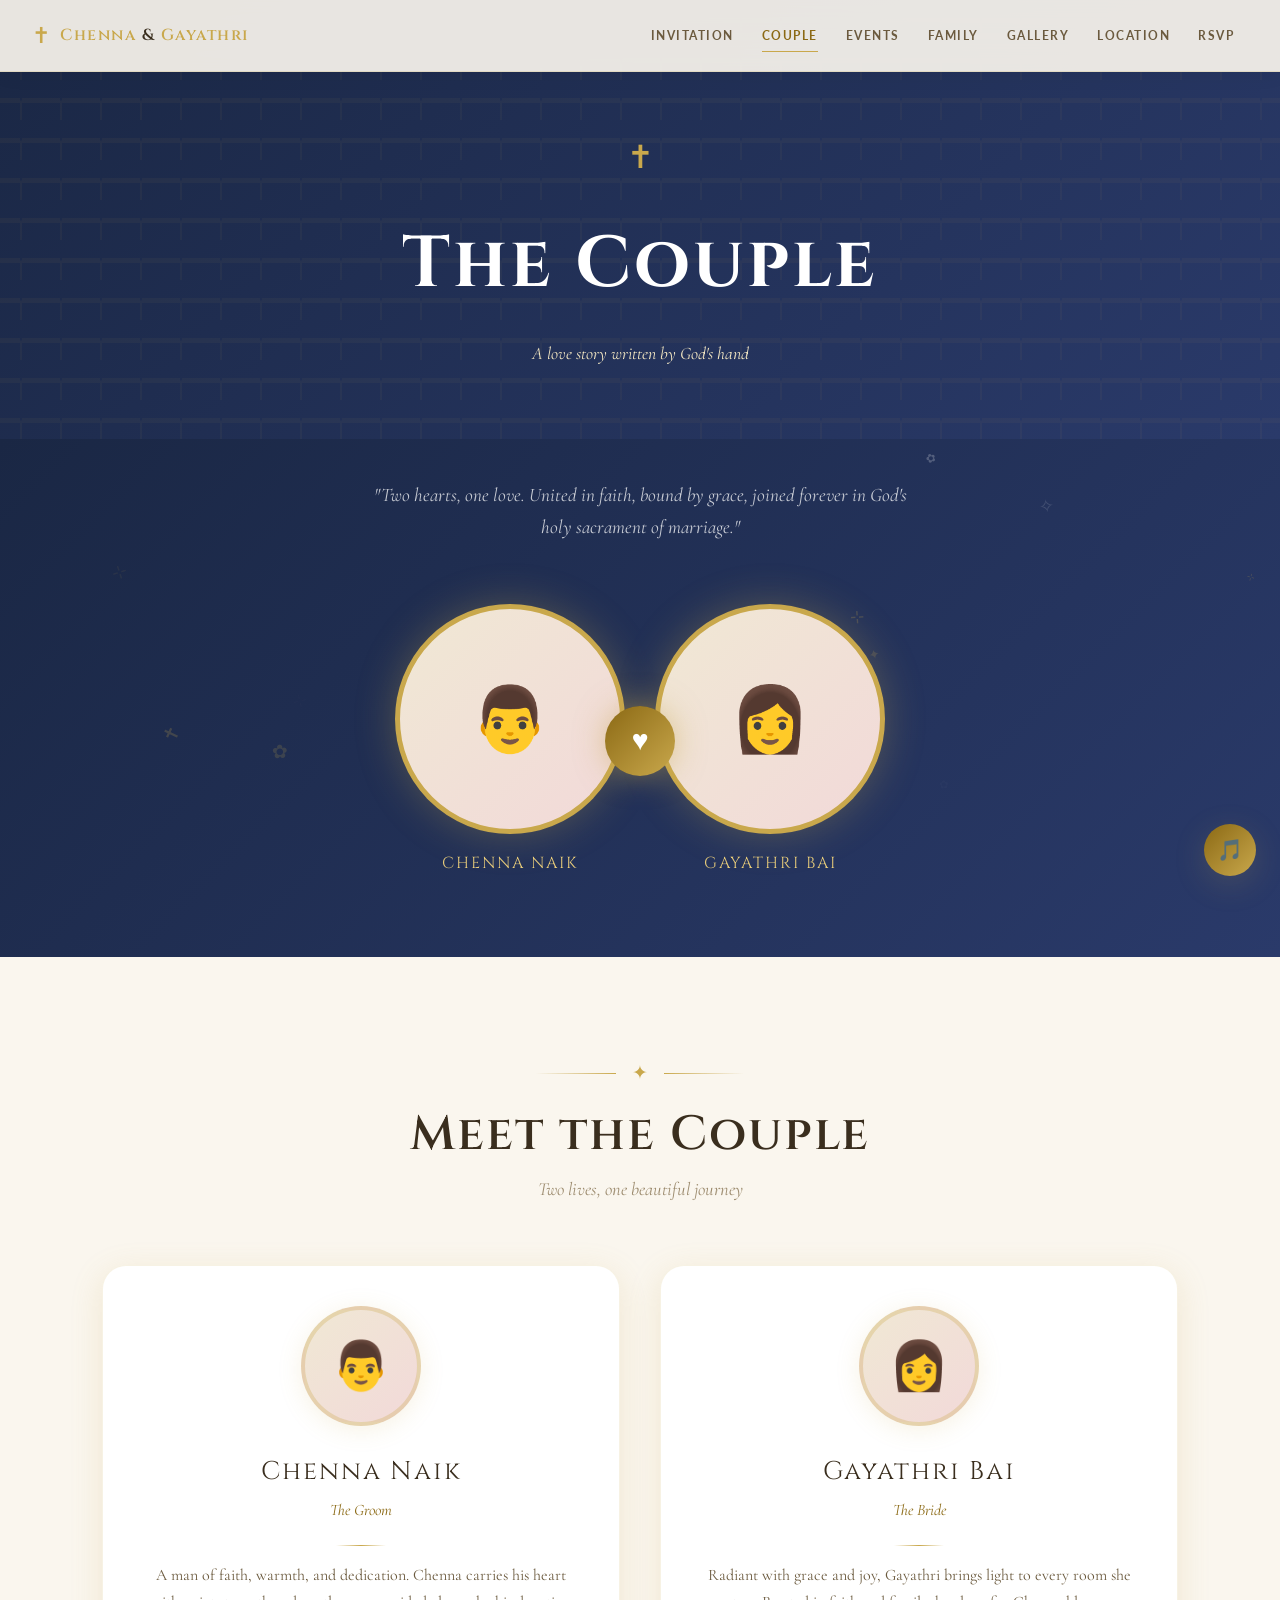
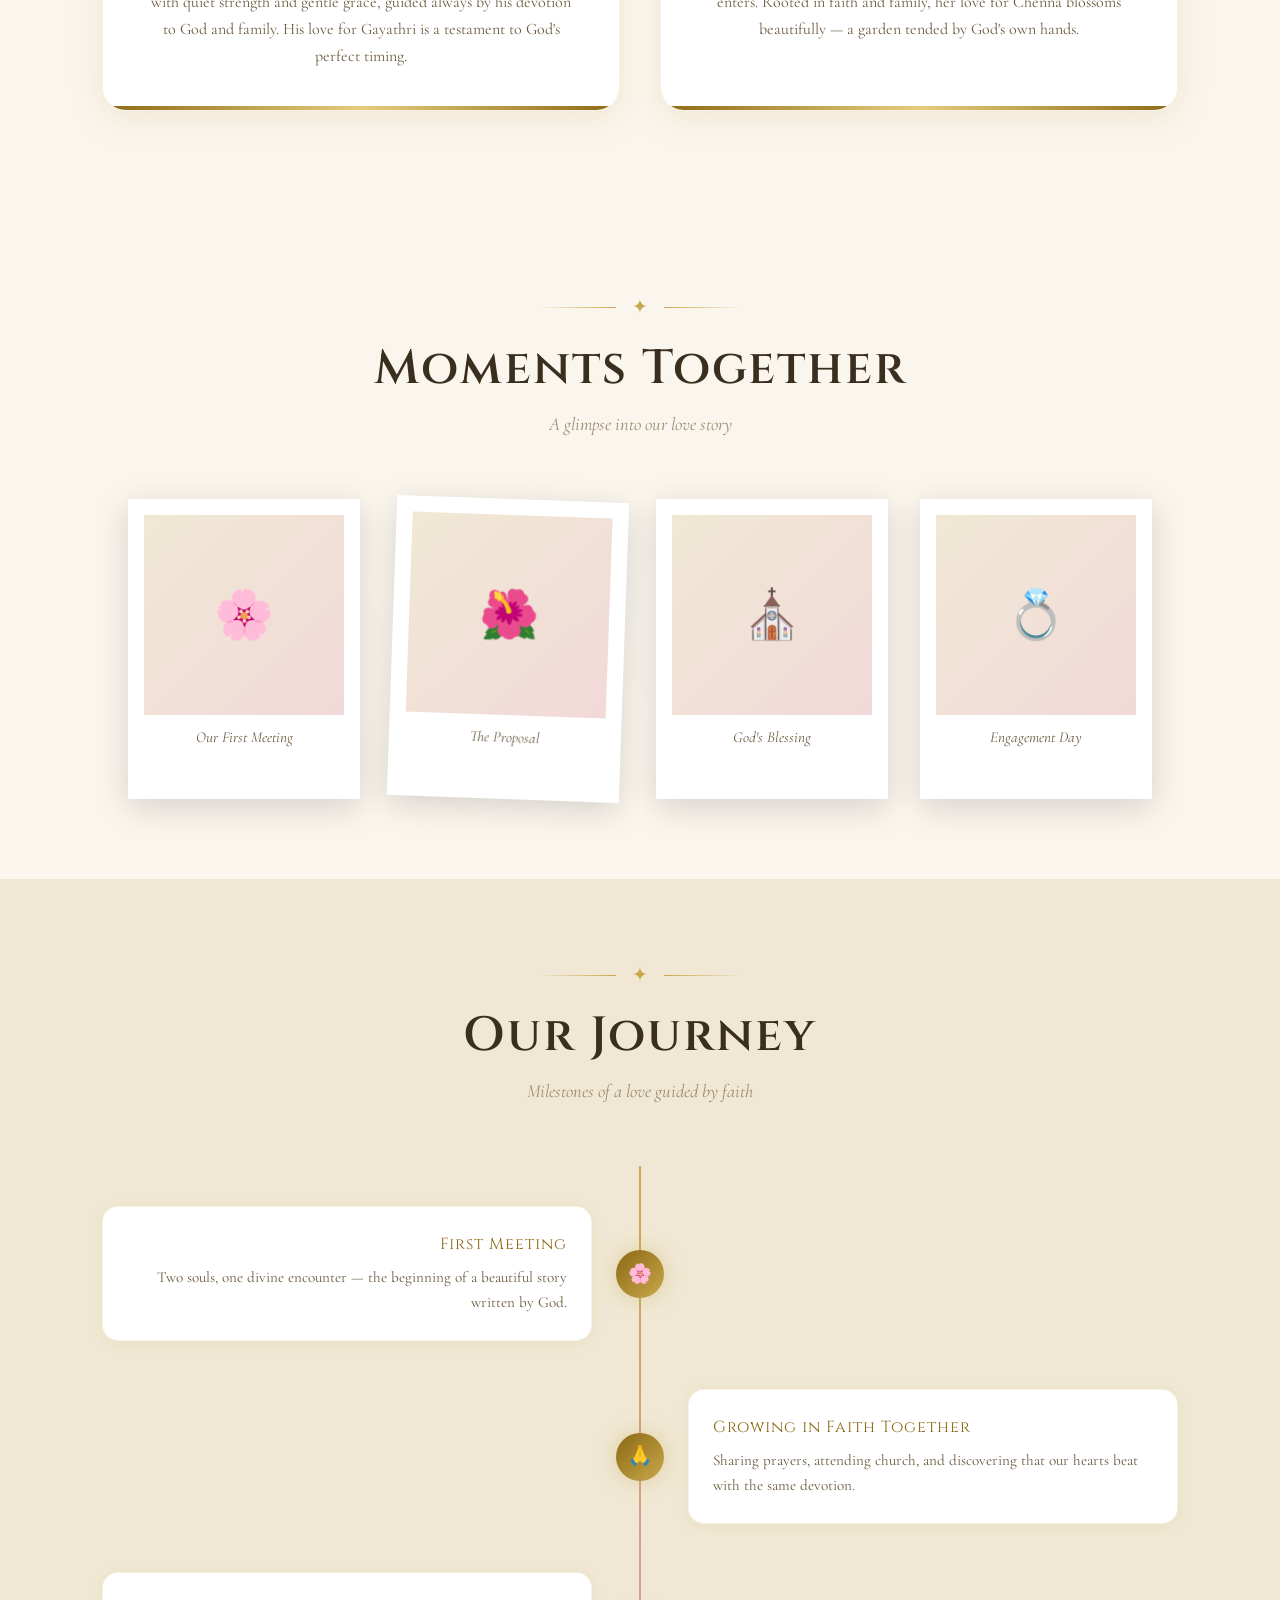
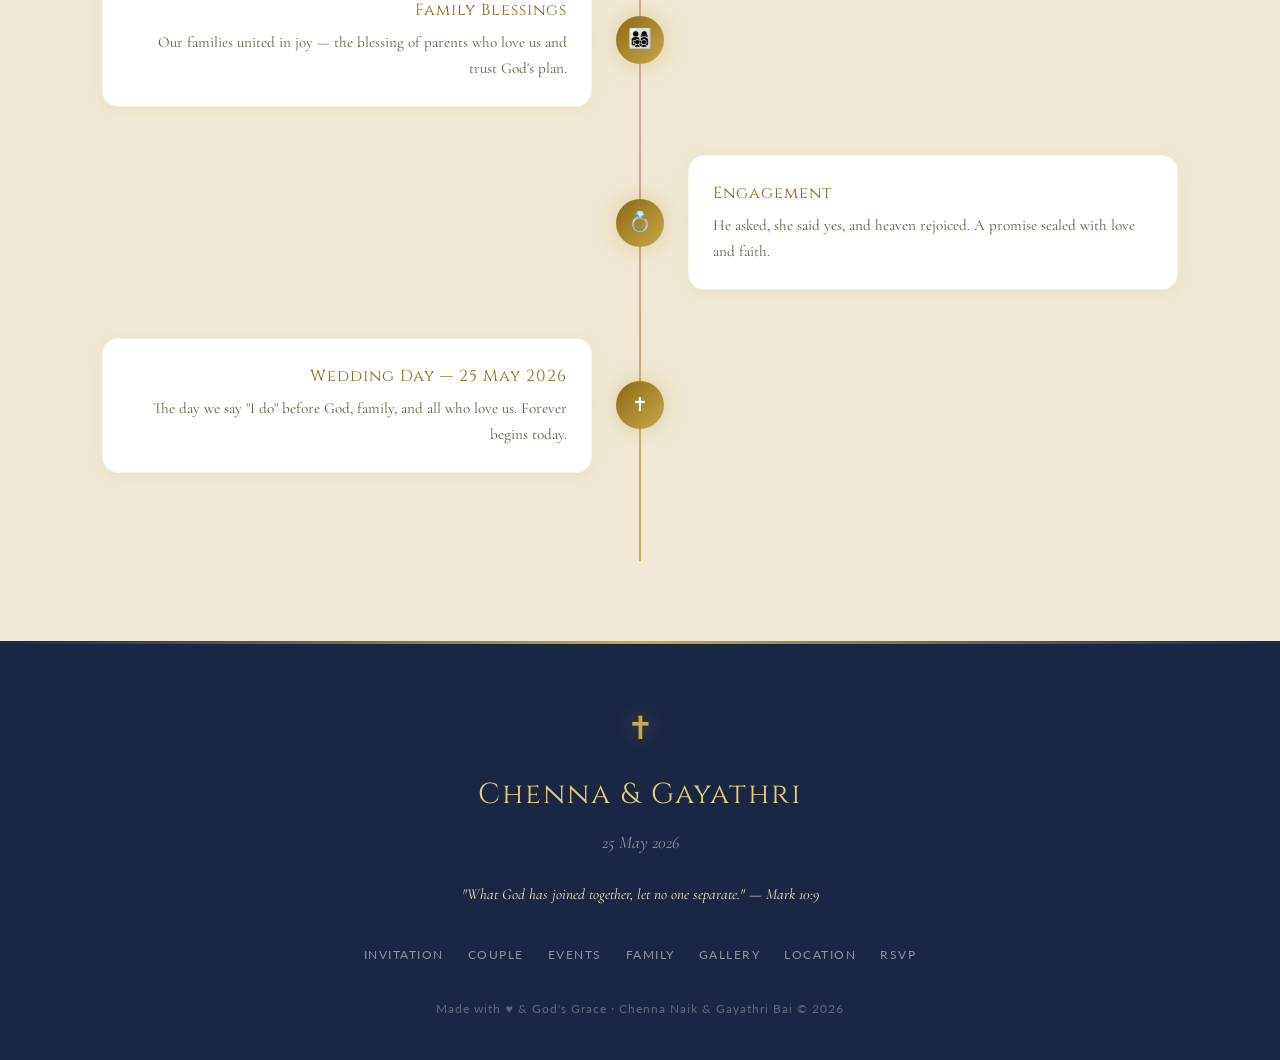
<file: couple.html>
<!DOCTYPE html>
<html lang="en">
<head>
  <meta charset="UTF-8" />
  <meta name="viewport" content="width=device-width, initial-scale=1.0" />
  <title>The Couple — Chenna Naik & Gayathri Bai</title>
  <link rel="stylesheet" href="css/style.css" />
  <link rel="icon" href="data:image/svg+xml,<svg xmlns='http://www.w3.org/2000/svg' viewBox='0 0 100 100'><text y='.9em' font-size='90'>✝</text></svg>" />
  <style>
    /* ── Couple-specific styles ── */
    .couple-section {
      background: linear-gradient(135deg, var(--navy) 0%, #2A3A6A 100%);
      padding: 40px 0 80px;
    }
    .couple-intro-text {
      font-family: var(--font-serif);
      font-size: 1.2rem; font-style: italic;
      color: rgba(255,255,255,0.75); text-align: center;
      max-width: 560px; margin: 0 auto;
    }

    /* Overlapping circular photos */
    .couple-circles {
      display: flex; justify-content: center; align-items: center;
      gap: 0; margin: 60px 0 0;
      flex-wrap: wrap;
    }
    .photo-groom { animation: floatLeft 4s ease-in-out infinite; }
    .photo-bride { animation: floatRight 4s ease-in-out infinite 0.5s; }
    @keyframes floatLeft  { 0%,100%{transform:translateY(0)} 50%{transform:translateY(-12px)} }
    @keyframes floatRight { 0%,100%{transform:translateY(0)} 50%{transform:translateY(12px)} }

    .photo-center-emblem {
      display: flex; align-items: center; justify-content: center;
      width: 70px; height: 70px; border-radius: 50%;
      background: linear-gradient(135deg, var(--gold-dark), var(--gold));
      font-size: 1.8rem; color: var(--white); z-index: 5;
      box-shadow: 0 0 30px rgba(201,168,76,0.5);
      margin: 0 -20px; flex-shrink: 0;
      position: relative; z-index: 2;
    }

    /* Polaroid section */
    .polaroid-section {
      padding: 80px 0;
      background: var(--cream);
    }
    .polaroid-row {
      display: flex; justify-content: center; gap: 32px; flex-wrap: wrap;
      margin-top: 48px;
    }

    /* Couple bio cards */
    .bio-grid {
      display: grid; grid-template-columns: 1fr 1fr; gap: 40px;
      margin-top: 48px;
    }
    @media(max-width:700px){ .bio-grid{grid-template-columns:1fr;} }
    .bio-card {
      background: var(--white);
      border-radius: var(--radius-lg);
      padding: 40px; text-align: center;
      box-shadow: var(--shadow-md);
      border: 1px solid rgba(201,168,76,0.15);
      transition: var(--transition);
      position: relative; overflow: hidden;
    }
    .bio-card::after {
      content: '';
      position: absolute; bottom: 0; left: 0; right: 0; height: 4px;
      background: linear-gradient(90deg, var(--gold-dark), var(--gold-light), var(--gold-dark));
    }
    .bio-card:hover { transform: translateY(-8px); box-shadow: var(--shadow-lg); }
    .bio-avatar {
      width: 120px; height: 120px;
      border-radius: 50%; margin: 0 auto 24px;
      background: linear-gradient(135deg, var(--cream-dark), var(--blush));
      display: flex; align-items: center; justify-content: center;
      font-size: 3rem; color: var(--text-light);
      border: 4px solid rgba(201,168,76,0.3);
      box-shadow: 0 4px 24px rgba(201,168,76,0.15);
    }
    .bio-name {
      font-family: var(--font-display);
      font-size: 1.6rem; letter-spacing: 2px; color: var(--text-dark);
      margin-bottom: 4px;
    }
    .bio-role {
      font-family: var(--font-serif);
      font-size: 1rem; font-style: italic; color: var(--gold-dark);
      margin-bottom: 20px;
    }
    .bio-divider {
      width: 50px; height: 1px;
      background: linear-gradient(90deg, transparent, var(--gold), transparent);
      margin: 16px auto;
    }
    .bio-text {
      font-family: var(--font-serif);
      font-size: 1rem; color: var(--text-mid); line-height: 1.7;
    }

    /* Timeline */
    .timeline-section {
      background: var(--cream-dark); padding: 80px 0;
    }
  </style>
</head>
<body>

<div id="loader"><div class="loader-cross">✝</div><div class="loader-text">Loading…</div></div>
<canvas id="particles-canvas"></canvas>
<audio id="bg-music" loop preload="none"></audio>

<!-- ══════════ NAVBAR ══════════ -->
<nav class="navbar">
  <a href="index.html" class="nav-brand">
    <span class="nav-brand-cross">✝</span>
    <div class="nav-brand-text"><span>Chenna</span> & <span>Gayathri</span></div>
  </a>
  <button class="nav-toggle" aria-label="Menu"><span></span><span></span><span></span></button>
  <ul class="nav-menu">
    <li class="nav-item"><a href="index.html" class="nav-link">Invitation</a></li>
    <li class="nav-item"><a href="couple.html" class="nav-link">Couple</a></li>
    <li class="nav-item"><a href="events.html" class="nav-link">Events</a></li>
    <li class="nav-item"><a href="family.html" class="nav-link">Family</a></li>
    <li class="nav-item"><a href="gallery.html" class="nav-link">Gallery</a></li>
    <li class="nav-item"><a href="location.html" class="nav-link">Location</a></li>
    <li class="nav-item"><a href="rsvp.html" class="nav-link">RSVP</a></li>
  </ul>
</nav>

<!-- ══════════ PAGE HERO ══════════ -->
<section class="page-hero">
  <span class="page-hero-cross">✝</span>
  <h1 class="page-hero-title">The Couple</h1>
  <p class="page-hero-sub">A love story written by God's hand</p>
</section>

<!-- ══════════ CIRCULAR PHOTOS ══════════ -->
<section class="couple-section">
  <div class="container">
    <p class="couple-intro-text reveal">
      "Two hearts, one love. United in faith, bound by grace, joined forever in God's holy sacrament of marriage."
    </p>

    <div class="couple-circles">
      <div class="photo-frame photo-groom reveal-left">
        <div class="photo-circle" style="width:230px;height:230px;font-size:4rem;">👨</div>
        <div class="photo-label">Chenna Naik</div>
      </div>
      <div class="photo-center-emblem">♥</div>
      <div class="photo-frame photo-bride reveal-right">
        <div class="photo-circle" style="width:230px;height:230px;font-size:4rem;">👩</div>
        <div class="photo-label">Gayathri Bai</div>
      </div>
    </div>
  </div>
</section>

<!-- ══════════ BIO CARDS ══════════ -->
<section class="section">
  <div class="container">
    <div class="section-header">
      <div class="section-ornament">
        <span class="section-ornament-line"></span>
        <span class="section-ornament-icon">✦</span>
        <span class="section-ornament-line right"></span>
      </div>
      <h2 class="section-title">Meet the Couple</h2>
      <p class="section-subtitle">Two lives, one beautiful journey</p>
    </div>

    <div class="bio-grid">
      <div class="bio-card reveal-left">
        <div class="bio-avatar">👨</div>
        <div class="bio-name">Chenna Naik</div>
        <div class="bio-role">The Groom</div>
        <div class="bio-divider"></div>
        <p class="bio-text">
          A man of faith, warmth, and dedication. Chenna carries his heart with quiet strength and gentle grace, 
          guided always by his devotion to God and family. His love for Gayathri is a testament to God's perfect timing.
        </p>
      </div>
      <div class="bio-card reveal-right">
        <div class="bio-avatar">👩</div>
        <div class="bio-name">Gayathri Bai</div>
        <div class="bio-role">The Bride</div>
        <div class="bio-divider"></div>
        <p class="bio-text">
          Radiant with grace and joy, Gayathri brings light to every room she enters. Rooted in faith and family, 
          her love for Chenna blossoms beautifully — a garden tended by God's own hands.
        </p>
      </div>
    </div>
  </div>
</section>

<!-- ══════════ POLAROID PHOTOS ══════════ -->
<section class="polaroid-section">
  <div class="container">
    <div class="section-header">
      <div class="section-ornament">
        <span class="section-ornament-line"></span>
        <span class="section-ornament-icon">✦</span>
        <span class="section-ornament-line right"></span>
      </div>
      <h2 class="section-title">Moments Together</h2>
      <p class="section-subtitle">A glimpse into our love story</p>
    </div>

    <div class="polaroid-row stagger-children">
      <div class="polaroid reveal">
        <div class="polaroid-inner">🌸</div>
        <div class="polaroid-caption">Our First Meeting</div>
      </div>
      <div class="polaroid reveal">
        <div class="polaroid-inner">🌺</div>
        <div class="polaroid-caption">The Proposal</div>
      </div>
      <div class="polaroid reveal">
        <div class="polaroid-inner">⛪</div>
        <div class="polaroid-caption">God's Blessing</div>
      </div>
      <div class="polaroid reveal">
        <div class="polaroid-inner">💍</div>
        <div class="polaroid-caption">Engagement Day</div>
      </div>
    </div>
  </div>
</section>

<!-- ══════════ TIMELINE ══════════ -->
<section class="timeline-section">
  <div class="container">
    <div class="section-header">
      <div class="section-ornament">
        <span class="section-ornament-line"></span>
        <span class="section-ornament-icon">✦</span>
        <span class="section-ornament-line right"></span>
      </div>
      <h2 class="section-title">Our Journey</h2>
      <p class="section-subtitle">Milestones of a love guided by faith</p>
    </div>

    <div class="timeline">
      <div class="timeline-item">
        <div class="timeline-content reveal-left">
          <div class="timeline-title">First Meeting</div>
          <div class="timeline-text">Two souls, one divine encounter — the beginning of a beautiful story written by God.</div>
        </div>
        <div class="timeline-dot">🌸</div>
        <div></div>
      </div>

      <div class="timeline-item">
        <div></div>
        <div class="timeline-dot">🙏</div>
        <div class="timeline-content reveal-right">
          <div class="timeline-title">Growing in Faith Together</div>
          <div class="timeline-text">Sharing prayers, attending church, and discovering that our hearts beat with the same devotion.</div>
        </div>
      </div>

      <div class="timeline-item">
        <div class="timeline-content reveal-left">
          <div class="timeline-title">Family Blessings</div>
          <div class="timeline-text">Our families united in joy — the blessing of parents who love us and trust God's plan.</div>
        </div>
        <div class="timeline-dot">👨‍👩‍👧‍👦</div>
        <div></div>
      </div>

      <div class="timeline-item">
        <div></div>
        <div class="timeline-dot">💍</div>
        <div class="timeline-content reveal-right">
          <div class="timeline-title">Engagement</div>
          <div class="timeline-text">He asked, she said yes, and heaven rejoiced. A promise sealed with love and faith.</div>
        </div>
      </div>

      <div class="timeline-item">
        <div class="timeline-content reveal-left">
          <div class="timeline-title">Wedding Day — 25 May 2026</div>
          <div class="timeline-text">The day we say "I do" before God, family, and all who love us. Forever begins today.</div>
        </div>
        <div class="timeline-dot">✝</div>
        <div></div>
      </div>
    </div>
  </div>
</section>

<!-- ══════════ FOOTER ══════════ -->
<footer class="footer">
  <span class="footer-cross">✝</span>
  <div class="footer-names">Chenna &amp; Gayathri</div>
  <div class="footer-date">25 May 2026</div>
  <p class="footer-verse">"What God has joined together, let no one separate." — Mark 10:9</p>
  <ul class="footer-nav">
    <li><a href="invitation.html">Invitation</a></li>
    <li><a href="couple.html">Couple</a></li>
    <li><a href="events.html">Events</a></li>
    <li><a href="family.html">Family</a></li>
    <li><a href="gallery.html">Gallery</a></li>
    <li><a href="location.html">Location</a></li>
    <li><a href="rsvp.html">RSVP</a></li>
  </ul>
  <div class="footer-copy">Made with ♥ &amp; God's Grace · Chenna Naik &amp; Gayathri Bai © 2026</div>
</footer>

<button id="music-btn" title="Play Music">🎵</button>
<script src="js/script.js"></script>
</body>
</html>
</file>
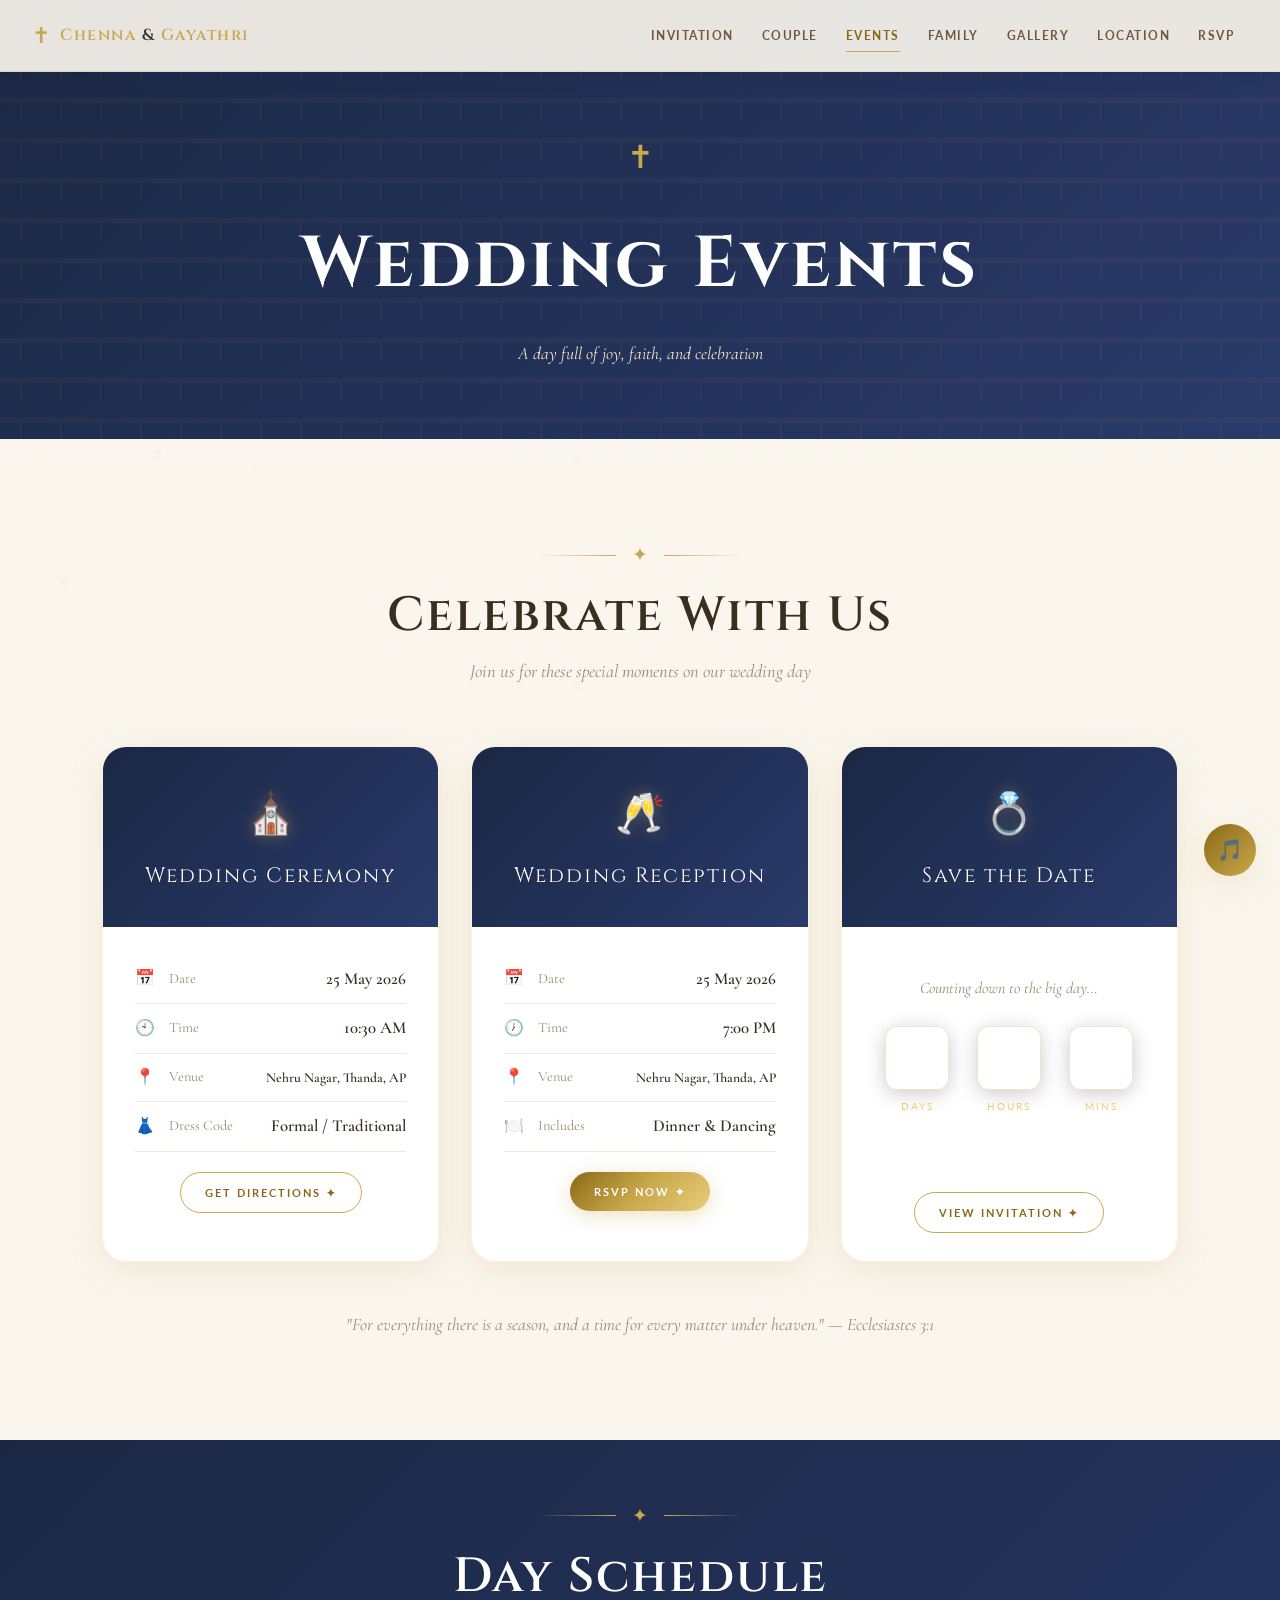
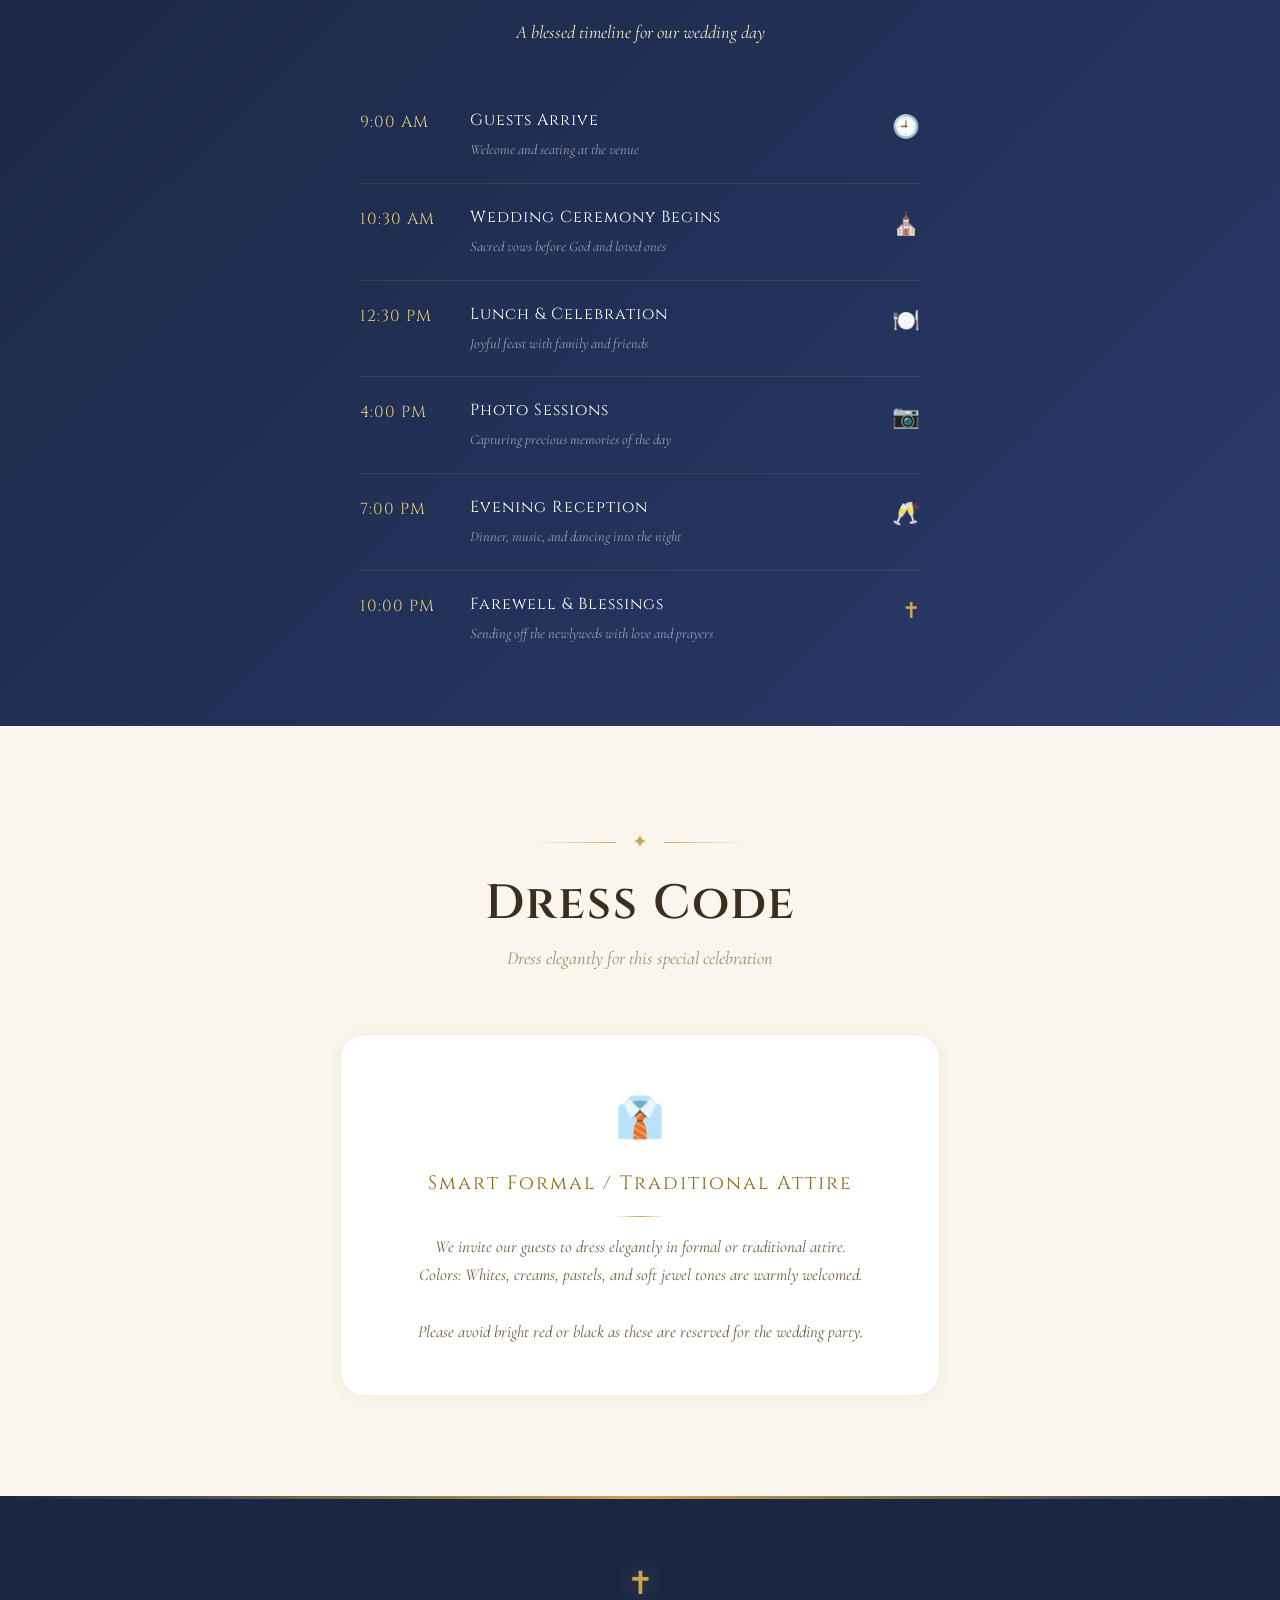
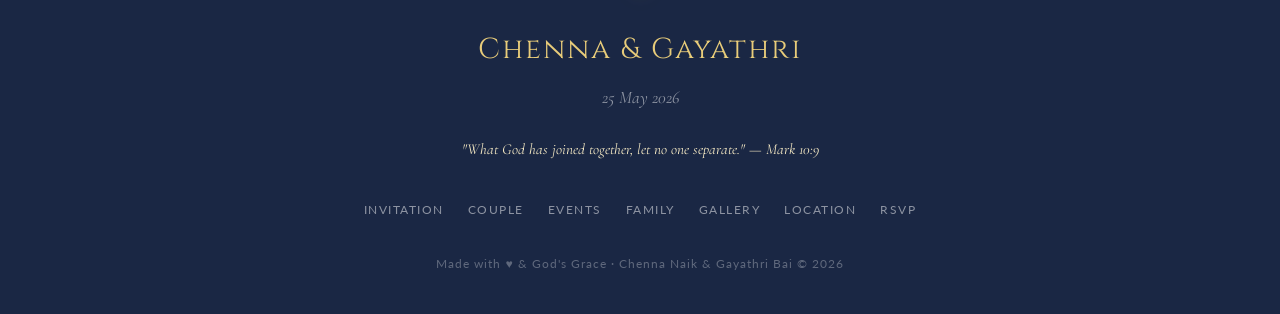
<file: events.html>
<!DOCTYPE html>
<html lang="en">
<head>
  <meta charset="UTF-8" />
  <meta name="viewport" content="width=device-width, initial-scale=1.0" />
  <title>Events — Chenna Naik & Gayathri Bai Wedding</title>
  <link rel="stylesheet" href="css/style.css" />
  <link rel="icon" href="data:image/svg+xml,<svg xmlns='http://www.w3.org/2000/svg' viewBox='0 0 100 100'><text y='.9em' font-size='90'>✝</text></svg>" />
  <style>
    .events-grid {
      display: grid;
      grid-template-columns: repeat(auto-fit, minmax(320px, 1fr));
      gap: 32px;
    }
    .dress-code-box {
      background: var(--white);
      border-radius: var(--radius-lg);
      padding: 48px;
      text-align: center;
      border: 1px solid rgba(201,168,76,0.2);
      box-shadow: var(--shadow-sm);
      max-width: 600px; margin: 0 auto;
    }
    .dress-code-icon { font-size: 2.5rem; margin-bottom: 16px; }
    .dress-code-title {
      font-family: var(--font-display);
      font-size: 1.2rem; letter-spacing: 2px; color: var(--gold-dark);
      margin-bottom: 12px;
    }
    .dress-code-text {
      font-family: var(--font-serif); font-style: italic;
      color: var(--text-mid); font-size: 1.05rem;
    }
    .event-note {
      text-align: center; margin-top: 48px;
      font-family: var(--font-serif);
      font-size: 1.1rem; font-style: italic;
      color: var(--text-light);
    }
    .schedule-strip {
      background: linear-gradient(135deg, var(--navy), #2A3A6A);
      padding: 60px 0;
    }
    .schedule-strip .section-title,
    .schedule-strip .section-subtitle { color: var(--white); }
    .schedule-strip .section-subtitle { color: var(--gold-pale); }
    .schedule-list {
      list-style: none; max-width: 560px; margin: 40px auto 0;
    }
    .schedule-item {
      display: flex; align-items: flex-start; gap: 20px;
      padding: 20px 0;
      border-bottom: 1px solid rgba(201,168,76,0.15);
    }
    .schedule-item:last-child { border-bottom: none; }
    .schedule-time {
      font-family: var(--font-display);
      font-size: 1rem; color: var(--gold-light);
      letter-spacing: 1px; min-width: 90px;
      padding-top: 2px;
    }
    .schedule-info { flex: 1; }
    .schedule-name {
      font-family: var(--font-display);
      font-size: 1rem; color: var(--white); letter-spacing: 1px;
      margin-bottom: 4px;
    }
    .schedule-desc {
      font-family: var(--font-serif);
      font-size: 0.9rem; font-style: italic;
      color: rgba(255,255,255,0.55);
    }
    .schedule-icon { font-size: 1.4rem; color: var(--gold); }
  </style>
</head>
<body>

<div id="loader"><div class="loader-cross">✝</div><div class="loader-text">Loading…</div></div>
<canvas id="particles-canvas"></canvas>
<audio id="bg-music" loop preload="none"></audio>

<!-- NAVBAR -->
<nav class="navbar">
  <a href="index.html" class="nav-brand">
    <span class="nav-brand-cross">✝</span>
    <div class="nav-brand-text"><span>Chenna</span> & <span>Gayathri</span></div>
  </a>
  <button class="nav-toggle" aria-label="Menu"><span></span><span></span><span></span></button>
  <ul class="nav-menu">
    <li class="nav-item"><a href="index.html" class="nav-link">Invitation</a></li>
    <li class="nav-item"><a href="couple.html" class="nav-link">Couple</a></li>
    <li class="nav-item"><a href="events.html" class="nav-link">Events</a></li>
    <li class="nav-item"><a href="family.html" class="nav-link">Family</a></li>
    <li class="nav-item"><a href="gallery.html" class="nav-link">Gallery</a></li>
    <li class="nav-item"><a href="location.html" class="nav-link">Location</a></li>
    <li class="nav-item"><a href="rsvp.html" class="nav-link">RSVP</a></li>
  </ul>
</nav>

<!-- PAGE HERO -->
<section class="page-hero">
  <span class="page-hero-cross">✝</span>
  <h1 class="page-hero-title">Wedding Events</h1>
  <p class="page-hero-sub">A day full of joy, faith, and celebration</p>
</section>

<!-- EVENTS CARDS -->
<section class="section">
  <div class="container">
    <div class="section-header">
      <div class="section-ornament">
        <span class="section-ornament-line"></span>
        <span class="section-ornament-icon">✦</span>
        <span class="section-ornament-line right"></span>
      </div>
      <h2 class="section-title">Celebrate With Us</h2>
      <p class="section-subtitle">Join us for these special moments on our wedding day</p>
    </div>

    <div class="events-grid stagger-children">

      <!-- Wedding Ceremony -->
      <div class="event-card reveal">
        <div class="event-card-header">
          <span class="event-card-icon">⛪</span>
          <div class="event-card-title">Wedding Ceremony</div>
        </div>
        <div class="event-card-body">
          <div class="event-detail">
            <span class="event-detail-icon">📅</span>
            <span class="event-detail-label">Date</span>
            <span class="event-detail-value">25 May 2026</span>
          </div>
          <div class="event-detail">
            <span class="event-detail-icon">🕙</span>
            <span class="event-detail-label">Time</span>
            <span class="event-detail-value">10:30 AM</span>
          </div>
          <div class="event-detail">
            <span class="event-detail-icon">📍</span>
            <span class="event-detail-label">Venue</span>
            <span class="event-detail-value" style="font-size:0.85rem;text-align:right;max-width:180px;">Nehru Nagar, Thanda, AP</span>
          </div>
          <div class="event-detail">
            <span class="event-detail-icon">👗</span>
            <span class="event-detail-label">Dress Code</span>
            <span class="event-detail-value">Formal / Traditional</span>
          </div>
          <div style="margin-top:20px;text-align:center;">
            <a href="location.html" class="btn btn-outline" style="font-size:0.7rem;padding:10px 24px;">Get Directions ✦</a>
          </div>
        </div>
      </div>

      <!-- Reception -->
      <div class="event-card reveal">
        <div class="event-card-header">
          <span class="event-card-icon">🥂</span>
          <div class="event-card-title">Wedding Reception</div>
        </div>
        <div class="event-card-body">
          <div class="event-detail">
            <span class="event-detail-icon">📅</span>
            <span class="event-detail-label">Date</span>
            <span class="event-detail-value">25 May 2026</span>
          </div>
          <div class="event-detail">
            <span class="event-detail-icon">🕖</span>
            <span class="event-detail-label">Time</span>
            <span class="event-detail-value">7:00 PM</span>
          </div>
          <div class="event-detail">
            <span class="event-detail-icon">📍</span>
            <span class="event-detail-label">Venue</span>
            <span class="event-detail-value" style="font-size:0.85rem;text-align:right;max-width:180px;">Nehru Nagar, Thanda, AP</span>
          </div>
          <div class="event-detail">
            <span class="event-detail-icon">🍽️</span>
            <span class="event-detail-label">Includes</span>
            <span class="event-detail-value">Dinner & Dancing</span>
          </div>
          <div style="margin-top:20px;text-align:center;">
            <a href="rsvp.html" class="btn btn-primary" style="font-size:0.7rem;padding:10px 24px;">RSVP Now ✦</a>
          </div>
        </div>
      </div>

      <!-- Save the Date -->
      <div class="event-card reveal">
        <div class="event-card-header">
          <span class="event-card-icon">💍</span>
          <div class="event-card-title">Save the Date</div>
        </div>
        <div class="event-card-body">
          <div style="text-align:center;padding:20px 0;">
            <!-- Countdown here -->
            <div style="font-family:var(--font-serif);font-style:italic;color:var(--text-light);margin-bottom:24px;">
              Counting down to the big day…
            </div>
            <div class="countdown" style="justify-content:center;gap:12px;">
              <div class="countdown-item">
                <div class="countdown-number" data-countdown="days" style="width:64px;height:64px;font-size:1.8rem;">00</div>
                <div class="countdown-label">Days</div>
              </div>
              <div class="countdown-item">
                <div class="countdown-number" data-countdown="hours" style="width:64px;height:64px;font-size:1.8rem;">00</div>
                <div class="countdown-label">Hours</div>
              </div>
              <div class="countdown-item">
                <div class="countdown-number" data-countdown="minutes" style="width:64px;height:64px;font-size:1.8rem;">00</div>
                <div class="countdown-label">Mins</div>
              </div>
            </div>
          </div>
          <div style="margin-top:16px;text-align:center;">
            <a href="invitation.html" class="btn btn-outline" style="font-size:0.7rem;padding:10px 24px;">View Invitation ✦</a>
          </div>
        </div>
      </div>

    </div><!-- /events-grid -->

    <p class="event-note reveal">
      "For everything there is a season, and a time for every matter under heaven." — Ecclesiastes 3:1
    </p>

  </div>
</section>

<!-- DAY SCHEDULE STRIP -->
<section class="schedule-strip">
  <div class="container">
    <div class="section-header" style="margin-bottom:0;">
      <div class="section-ornament">
        <span class="section-ornament-line" style="background:linear-gradient(90deg,transparent,var(--gold));"></span>
        <span class="section-ornament-icon">✦</span>
        <span class="section-ornament-line" style="background:linear-gradient(90deg,var(--gold),transparent);"></span>
      </div>
      <h2 class="section-title" style="color:var(--white);">Day Schedule</h2>
      <p class="section-subtitle" style="color:var(--gold-pale);">A blessed timeline for our wedding day</p>
    </div>

    <ul class="schedule-list reveal">
      <li class="schedule-item">
        <span class="schedule-time">9:00 AM</span>
        <div class="schedule-info">
          <div class="schedule-name">Guests Arrive</div>
          <div class="schedule-desc">Welcome and seating at the venue</div>
        </div>
        <span class="schedule-icon">🕘</span>
      </li>
      <li class="schedule-item">
        <span class="schedule-time">10:30 AM</span>
        <div class="schedule-info">
          <div class="schedule-name">Wedding Ceremony Begins</div>
          <div class="schedule-desc">Sacred vows before God and loved ones</div>
        </div>
        <span class="schedule-icon">⛪</span>
      </li>
      <li class="schedule-item">
        <span class="schedule-time">12:30 PM</span>
        <div class="schedule-info">
          <div class="schedule-name">Lunch &amp; Celebration</div>
          <div class="schedule-desc">Joyful feast with family and friends</div>
        </div>
        <span class="schedule-icon">🍽️</span>
      </li>
      <li class="schedule-item">
        <span class="schedule-time">4:00 PM</span>
        <div class="schedule-info">
          <div class="schedule-name">Photo Sessions</div>
          <div class="schedule-desc">Capturing precious memories of the day</div>
        </div>
        <span class="schedule-icon">📷</span>
      </li>
      <li class="schedule-item">
        <span class="schedule-time">7:00 PM</span>
        <div class="schedule-info">
          <div class="schedule-name">Evening Reception</div>
          <div class="schedule-desc">Dinner, music, and dancing into the night</div>
        </div>
        <span class="schedule-icon">🥂</span>
      </li>
      <li class="schedule-item">
        <span class="schedule-time">10:00 PM</span>
        <div class="schedule-info">
          <div class="schedule-name">Farewell &amp; Blessings</div>
          <div class="schedule-desc">Sending off the newlyweds with love and prayers</div>
        </div>
        <span class="schedule-icon">✝</span>
      </li>
    </ul>
  </div>
</section>

<!-- DRESS CODE -->
<section class="section">
  <div class="container">
    <div class="section-header">
      <div class="section-ornament">
        <span class="section-ornament-line"></span>
        <span class="section-ornament-icon">✦</span>
        <span class="section-ornament-line right"></span>
      </div>
      <h2 class="section-title">Dress Code</h2>
      <p class="section-subtitle">Dress elegantly for this special celebration</p>
    </div>

    <div class="dress-code-box reveal">
      <div class="dress-code-icon">👔</div>
      <div class="dress-code-title">Smart Formal / Traditional Attire</div>
      <div style="width:50px;height:1px;background:linear-gradient(90deg,transparent,var(--gold),transparent);margin:16px auto;"></div>
      <p class="dress-code-text">
        We invite our guests to dress elegantly in formal or traditional attire.<br>
        Colors: Whites, creams, pastels, and soft jewel tones are warmly welcomed.<br><br>
        Please avoid bright red or black as these are reserved for the wedding party.
      </p>
    </div>
  </div>
</section>

<!-- FOOTER -->
<footer class="footer">
  <span class="footer-cross">✝</span>
  <div class="footer-names">Chenna &amp; Gayathri</div>
  <div class="footer-date">25 May 2026</div>
  <p class="footer-verse">"What God has joined together, let no one separate." — Mark 10:9</p>
  <ul class="footer-nav">
    <li><a href="invitation.html">Invitation</a></li>
    <li><a href="couple.html">Couple</a></li>
    <li><a href="events.html">Events</a></li>
    <li><a href="family.html">Family</a></li>
    <li><a href="gallery.html">Gallery</a></li>
    <li><a href="location.html">Location</a></li>
    <li><a href="rsvp.html">RSVP</a></li>
  </ul>
  <div class="footer-copy">Made with ♥ &amp; God's Grace · Chenna Naik &amp; Gayathri Bai © 2026</div>
</footer>

<button id="music-btn" title="Play Music">🎵</button>
<script src="js/script.js"></script>
</body>
</html>
</file>
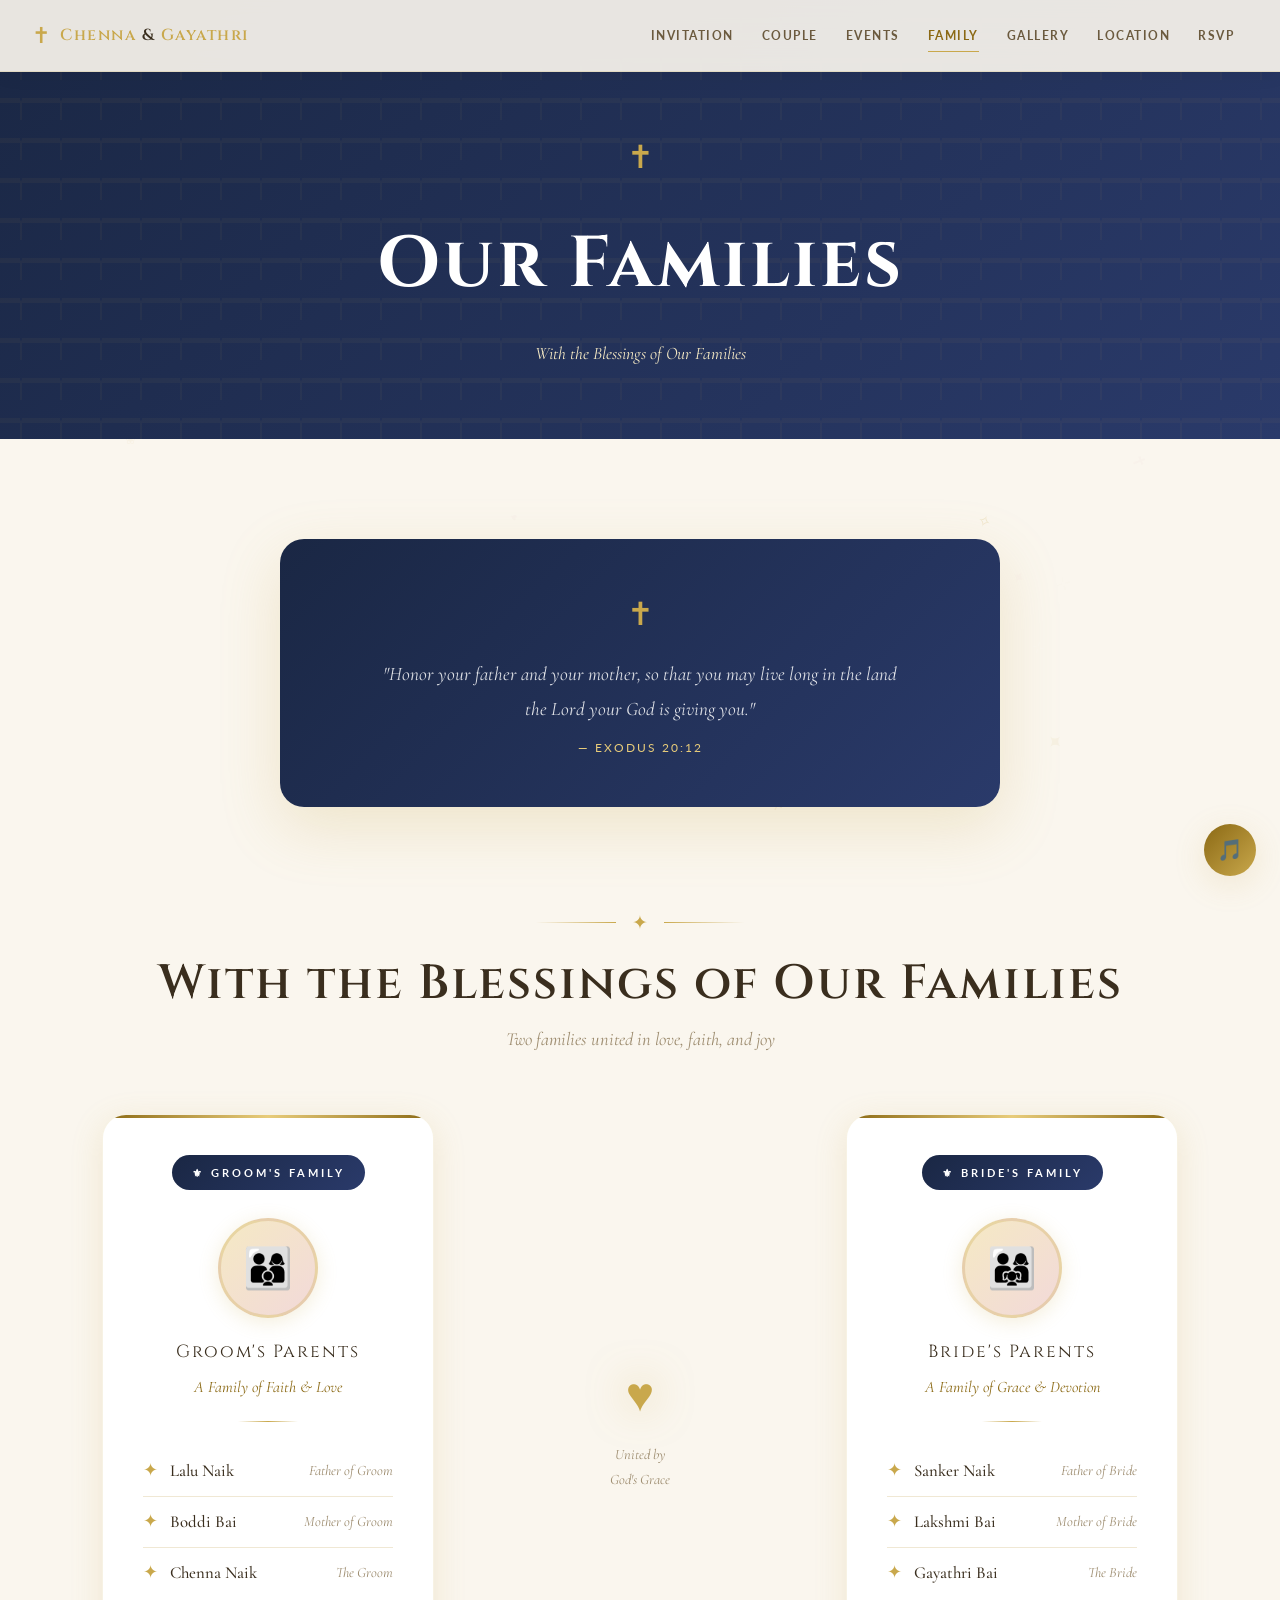
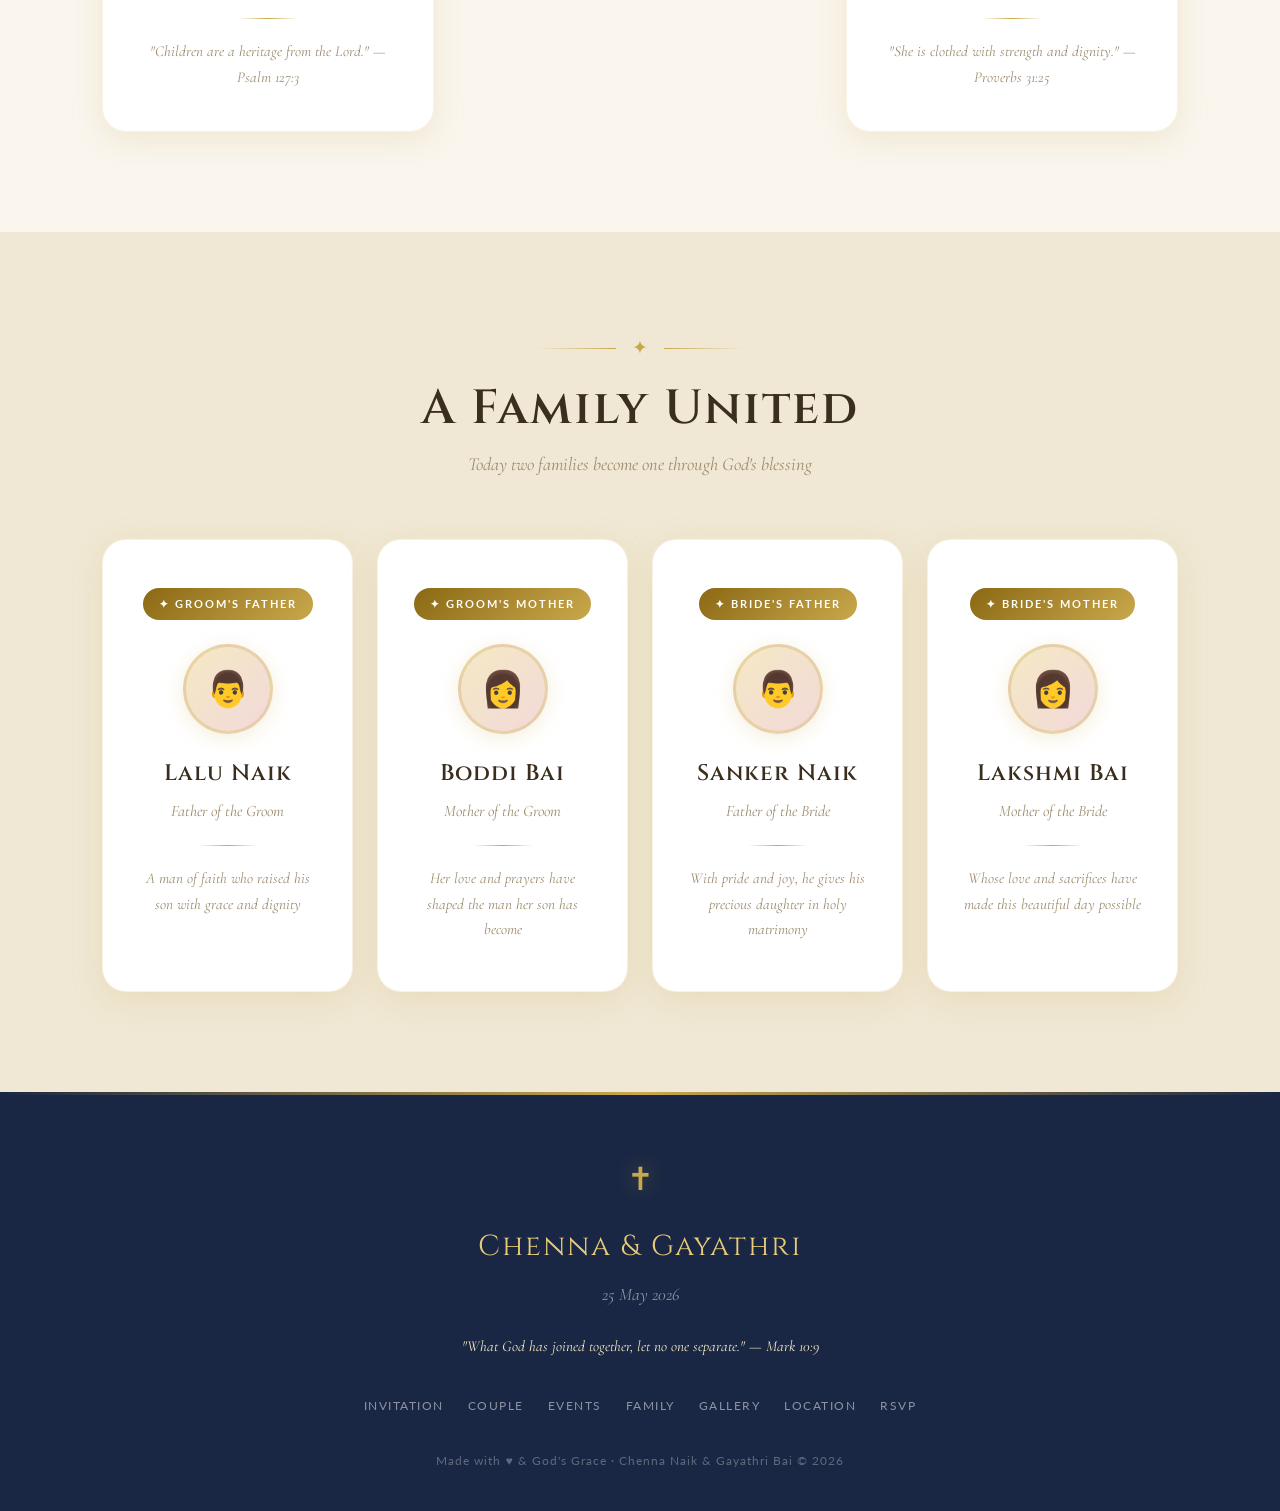
<file: family.html>
<!DOCTYPE html>
<html lang="en">
<head>
  <meta charset="UTF-8" />
  <meta name="viewport" content="width=device-width, initial-scale=1.0" />
  <title>Family — Chenna Naik & Gayathri Bai Wedding</title>
  <link rel="stylesheet" href="css/style.css" />
  <link rel="icon" href="data:image/svg+xml,<svg xmlns='http://www.w3.org/2000/svg' viewBox='0 0 100 100'><text y='.9em' font-size='90'>✝</text></svg>" />
  <style>
    .family-section-grid {
      display: grid;
      grid-template-columns: repeat(auto-fit, minmax(300px, 1fr));
      gap: 40px;
      margin-top: 0;
    }
    .family-group-title {
      font-family: var(--font-display);
      font-size: 1.6rem; letter-spacing: 2px; color: var(--text-dark);
      text-align: center; margin-bottom: 32px;
      position: relative;
    }
    .family-group-title::after {
      content: '';
      display: block; width: 60px; height: 2px;
      background: linear-gradient(90deg, var(--gold-dark), var(--gold-light));
      margin: 12px auto 0;
    }
    .blessing-verse-box {
      background: linear-gradient(135deg, var(--navy), #2A3A6A);
      border-radius: var(--radius-lg); padding: 48px;
      text-align: center; max-width: 720px; margin: 0 auto;
      box-shadow: var(--shadow-lg);
    }
    .blessing-verse-box .verse-icon { font-size: 2rem; color: var(--gold); margin-bottom: 16px; display: block; }
    .blessing-verse-box .verse-text {
      font-family: var(--font-serif);
      font-size: 1.2rem; font-style: italic; line-height: 1.8;
      color: rgba(255,255,255,0.85); margin-bottom: 12px;
    }
    .blessing-verse-box .verse-ref {
      font-family: var(--font-sans);
      font-size: 0.75rem; letter-spacing: 2px; text-transform: uppercase;
      color: var(--gold-light);
    }
    .family-side-label {
      display: inline-flex; align-items: center; gap: 10px;
      font-family: var(--font-sans);
      font-size: 0.7rem; font-weight: 700;
      letter-spacing: 3px; text-transform: uppercase;
      color: var(--white);
      background: linear-gradient(135deg, var(--navy), #2A3A6A);
      padding: 8px 20px; border-radius: 20px;
      margin-bottom: 28px;
    }
    .family-members-list {
      list-style: none; margin-top: 24px;
    }
    .family-members-list li {
      display: flex; align-items: center; gap: 12px;
      padding: 10px 0;
      border-bottom: 1px solid var(--cream-dark);
      font-family: var(--font-serif); font-size: 1.05rem;
      color: var(--text-mid);
    }
    .family-members-list li:last-child { border-bottom: none; }
    .family-members-list .fm-icon { color: var(--gold); font-size: 1.1rem; }
    .family-members-list .fm-name { font-weight: 500; color: var(--text-dark); }
    .family-members-list .fm-role { font-style: italic; font-size: 0.9rem; color: var(--text-light); margin-left: auto; }

    .heart-connector {
      display: flex; align-items: center; justify-content: center;
      font-size: 2.5rem; color: var(--gold);
      animation: pulse 2s ease-in-out infinite;
      margin: 20px 0;
    }
  </style>
</head>
<body>

<div id="loader"><div class="loader-cross">✝</div><div class="loader-text">Loading…</div></div>
<canvas id="particles-canvas"></canvas>
<audio id="bg-music" loop preload="none"></audio>

<!-- NAVBAR -->
<nav class="navbar">
  <a href="index.html" class="nav-brand">
    <span class="nav-brand-cross">✝</span>
    <div class="nav-brand-text"><span>Chenna</span> & <span>Gayathri</span></div>
  </a>
  <button class="nav-toggle" aria-label="Menu"><span></span><span></span><span></span></button>
  <ul class="nav-menu">
    <li class="nav-item"><a href="index.html" class="nav-link">Invitation</a></li>
    <li class="nav-item"><a href="couple.html" class="nav-link">Couple</a></li>
    <li class="nav-item"><a href="events.html" class="nav-link">Events</a></li>
    <li class="nav-item"><a href="family.html" class="nav-link">Family</a></li>
    <li class="nav-item"><a href="gallery.html" class="nav-link">Gallery</a></li>
    <li class="nav-item"><a href="location.html" class="nav-link">Location</a></li>
    <li class="nav-item"><a href="rsvp.html" class="nav-link">RSVP</a></li>
  </ul>
</nav>

<!-- PAGE HERO -->
<section class="page-hero">
  <span class="page-hero-cross">✝</span>
  <h1 class="page-hero-title">Our Families</h1>
  <p class="page-hero-sub">With the Blessings of Our Families</p>
</section>

<!-- BLESSING VERSE -->
<section class="section" style="padding-bottom:60px;">
  <div class="container">
    <div class="blessing-verse-box reveal">
      <span class="verse-icon">✝</span>
      <p class="verse-text">
        "Honor your father and your mother, so that you may live long in the land<br>
        the Lord your God is giving you."
      </p>
      <div class="verse-ref">— Exodus 20:12</div>
    </div>
  </div>
</section>

<!-- FAMILY CARDS SECTION -->
<section class="section" style="padding-top:40px;">
  <div class="container">
    <div class="section-header">
      <div class="section-ornament">
        <span class="section-ornament-line"></span>
        <span class="section-ornament-icon">✦</span>
        <span class="section-ornament-line right"></span>
      </div>
      <h2 class="section-title">With the Blessings of Our Families</h2>
      <p class="section-subtitle">Two families united in love, faith, and joy</p>
    </div>

    <div class="family-section-grid">

      <!-- Groom's Family Card -->
      <div class="card reveal-left" style="text-align:center;">
        <span class="family-side-label">⚜ Groom's Family</span>
        <div class="family-card-avatar" style="width:100px;height:100px;font-size:2.5rem;margin:0 auto 20px;">👨‍👩‍👦</div>
        <div style="font-family:var(--font-display);font-size:1.1rem;letter-spacing:2px;color:var(--text-dark);margin-bottom:6px;">Groom's Parents</div>
        <div style="font-family:var(--font-serif);font-style:italic;color:var(--gold-dark);font-size:1rem;margin-bottom:20px;">A Family of Faith &amp; Love</div>
        <div class="family-card-divider"></div>

        <ul class="family-members-list">
          <li>
            <span class="fm-icon">✦</span>
            <span class="fm-name">Lalu Naik</span>
            <span class="fm-role">Father of Groom</span>
          </li>
          <li>
            <span class="fm-icon">✦</span>
            <span class="fm-name">Boddi Bai</span>
            <span class="fm-role">Mother of Groom</span>
          </li>
          <li>
            <span class="fm-icon">✦</span>
            <span class="fm-name">Chenna Naik</span>
            <span class="fm-role">The Groom</span>
          </li>
        </ul>

        <div class="family-card-divider"></div>
        <p style="font-family:var(--font-serif);font-style:italic;color:var(--text-light);font-size:0.95rem;margin-top:8px;">
          "Children are a heritage from the Lord." — Psalm 127:3
        </p>
      </div>

      <!-- Center connector (mobile hidden via grid) -->
      <div class="heart-connector reveal" style="align-self:center;">
        <div style="text-align:center;">
          <div style="font-size:3rem;color:var(--gold);filter:drop-shadow(0 0 20px rgba(201,168,76,0.5));">♥</div>
          <div style="font-family:var(--font-serif);font-style:italic;color:var(--text-light);font-size:0.9rem;margin-top:8px;">United by<br>God's Grace</div>
        </div>
      </div>

      <!-- Bride's Family Card -->
      <div class="card reveal-right" style="text-align:center;">
        <span class="family-side-label">⚜ Bride's Family</span>
        <div class="family-card-avatar" style="width:100px;height:100px;font-size:2.5rem;margin:0 auto 20px;">👨‍👩‍👧</div>
        <div style="font-family:var(--font-display);font-size:1.1rem;letter-spacing:2px;color:var(--text-dark);margin-bottom:6px;">Bride's Parents</div>
        <div style="font-family:var(--font-serif);font-style:italic;color:var(--gold-dark);font-size:1rem;margin-bottom:20px;">A Family of Grace &amp; Devotion</div>
        <div class="family-card-divider"></div>

        <ul class="family-members-list">
          <li>
            <span class="fm-icon">✦</span>
            <span class="fm-name">Sanker Naik</span>
            <span class="fm-role">Father of Bride</span>
          </li>
          <li>
            <span class="fm-icon">✦</span>
            <span class="fm-name">Lakshmi Bai</span>
            <span class="fm-role">Mother of Bride</span>
          </li>
          <li>
            <span class="fm-icon">✦</span>
            <span class="fm-name">Gayathri Bai</span>
            <span class="fm-role">The Bride</span>
          </li>
        </ul>

        <div class="family-card-divider"></div>
        <p style="font-family:var(--font-serif);font-style:italic;color:var(--text-light);font-size:0.95rem;margin-top:8px;">
          "She is clothed with strength and dignity." — Proverbs 31:25
        </p>
      </div>

    </div><!-- /family-section-grid -->
  </div>
</section>

<!-- FAMILY BLESSING SECTION -->
<section class="section section-alt">
  <div class="container">
    <div class="section-header">
      <div class="section-ornament">
        <span class="section-ornament-line"></span>
        <span class="section-ornament-icon">✦</span>
        <span class="section-ornament-line right"></span>
      </div>
      <h2 class="section-title">A Family United</h2>
      <p class="section-subtitle">Today two families become one through God's blessing</p>
    </div>

    <div style="display:grid;grid-template-columns:repeat(auto-fit,minmax(240px,1fr));gap:24px;" class="stagger-children">

      <div class="family-card reveal">
        <div class="family-card-badge">✦ Groom's Father</div>
        <div class="family-card-avatar">👨</div>
        <div class="family-card-name">Lalu Naik</div>
        <div class="family-card-role">Father of the Groom</div>
        <div class="family-card-divider"></div>
        <p style="font-family:var(--font-serif);font-size:0.95rem;font-style:italic;color:var(--text-light);">
          A man of faith who raised his son with grace and dignity
        </p>
      </div>

      <div class="family-card reveal">
        <div class="family-card-badge">✦ Groom's Mother</div>
        <div class="family-card-avatar">👩</div>
        <div class="family-card-name">Boddi Bai</div>
        <div class="family-card-role">Mother of the Groom</div>
        <div class="family-card-divider"></div>
        <p style="font-family:var(--font-serif);font-size:0.95rem;font-style:italic;color:var(--text-light);">
          Her love and prayers have shaped the man her son has become
        </p>
      </div>

      <div class="family-card reveal">
        <div class="family-card-badge">✦ Bride's Father</div>
        <div class="family-card-avatar">👨</div>
        <div class="family-card-name">Sanker Naik</div>
        <div class="family-card-role">Father of the Bride</div>
        <div class="family-card-divider"></div>
        <p style="font-family:var(--font-serif);font-size:0.95rem;font-style:italic;color:var(--text-light);">
          With pride and joy, he gives his precious daughter in holy matrimony
        </p>
      </div>

      <div class="family-card reveal">
        <div class="family-card-badge">✦ Bride's Mother</div>
        <div class="family-card-avatar">👩</div>
        <div class="family-card-name">Lakshmi Bai</div>
        <div class="family-card-role">Mother of the Bride</div>
        <div class="family-card-divider"></div>
        <p style="font-family:var(--font-serif);font-size:0.95rem;font-style:italic;color:var(--text-light);">
          Whose love and sacrifices have made this beautiful day possible
        </p>
      </div>

    </div>
  </div>
</section>

<!-- FOOTER -->
<footer class="footer">
  <span class="footer-cross">✝</span>
  <div class="footer-names">Chenna &amp; Gayathri</div>
  <div class="footer-date">25 May 2026</div>
  <p class="footer-verse">"What God has joined together, let no one separate." — Mark 10:9</p>
  <ul class="footer-nav">
    <li><a href="invitation.html">Invitation</a></li>
    <li><a href="couple.html">Couple</a></li>
    <li><a href="events.html">Events</a></li>
    <li><a href="family.html">Family</a></li>
    <li><a href="gallery.html">Gallery</a></li>
    <li><a href="location.html">Location</a></li>
    <li><a href="rsvp.html">RSVP</a></li>
  </ul>
  <div class="footer-copy">Made with ♥ &amp; God's Grace · Chenna Naik &amp; Gayathri Bai © 2026</div>
</footer>

<button id="music-btn" title="Play Music">🎵</button>
<script src="js/script.js"></script>
</body>
</html>
</file>
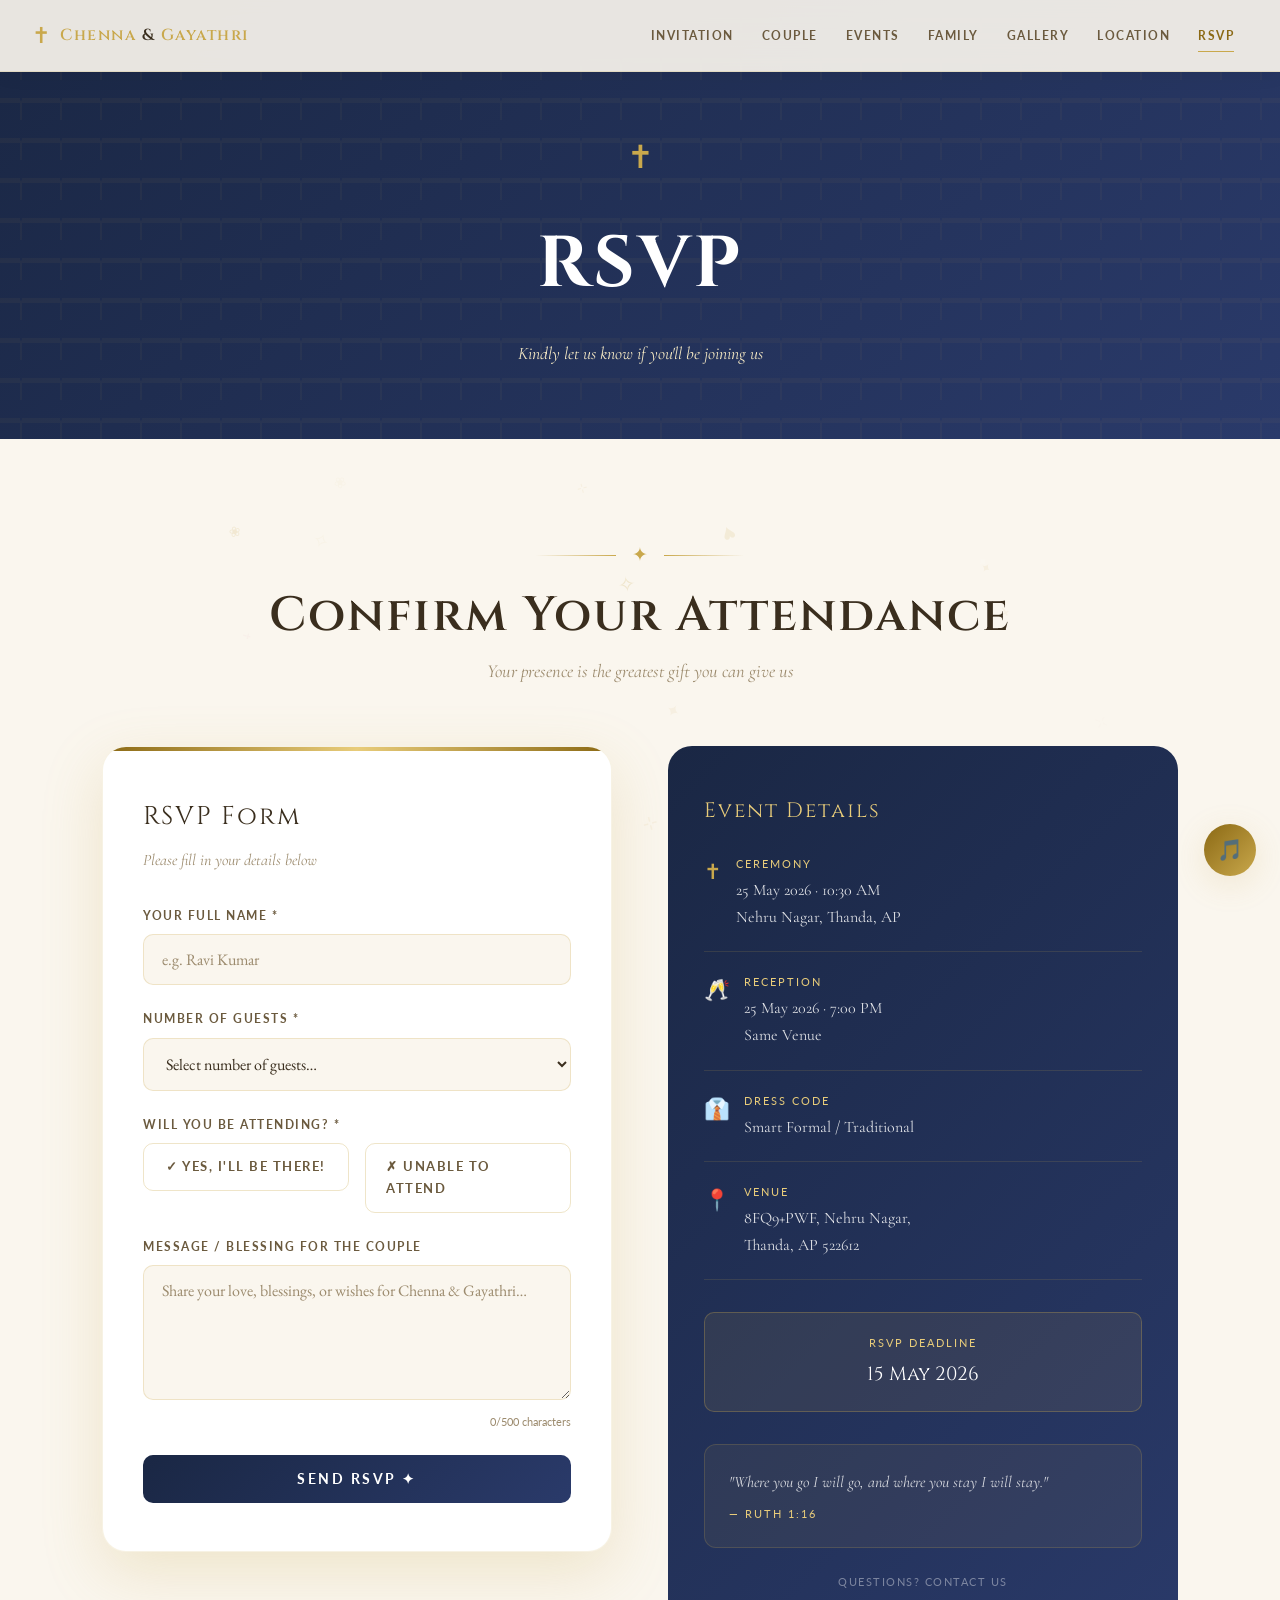
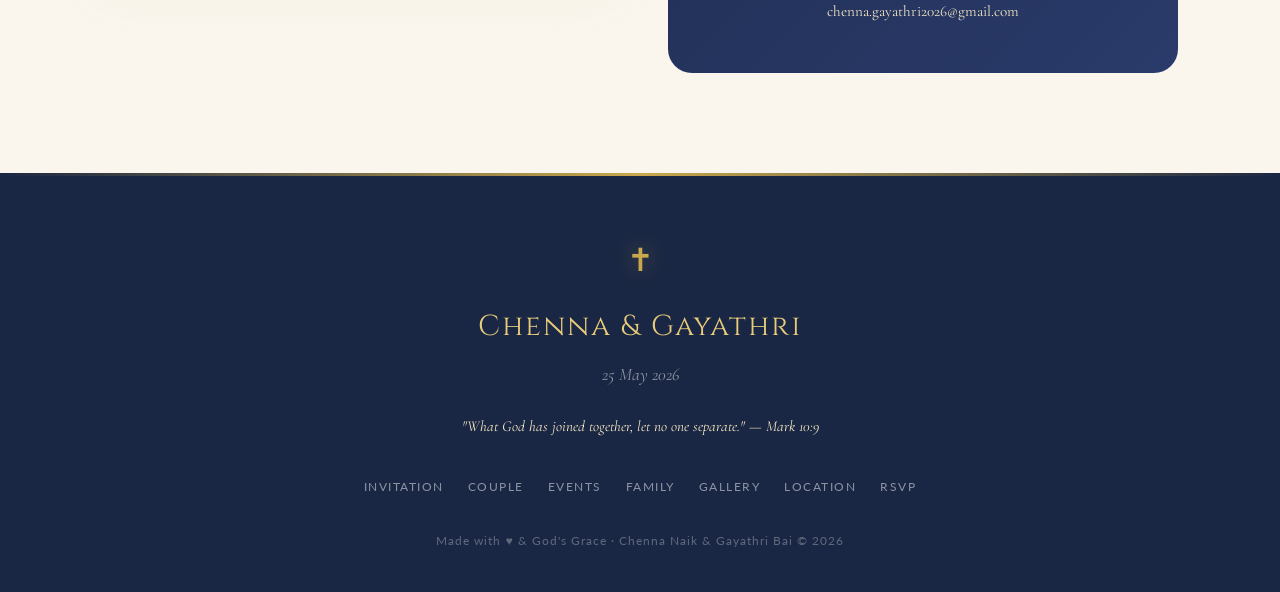
<file: rsvp.html>
<!DOCTYPE html>
<html lang="en">
<head>
  <meta charset="UTF-8" />
  <meta name="viewport" content="width=device-width, initial-scale=1.0" />
  <title>RSVP — Chenna Naik & Gayathri Bai Wedding</title>
  <link rel="stylesheet" href="css/style.css" />
  <link rel="icon" href="data:image/svg+xml,<svg xmlns='http://www.w3.org/2000/svg' viewBox='0 0 100 100'><text y='.9em' font-size='90'>✝</text></svg>" />
  <style>
    .rsvp-layout {
      display: grid;
      grid-template-columns: 1fr 1fr;
      gap: 56px;
      align-items: start;
    }
    @media(max-width:800px){ .rsvp-layout{grid-template-columns:1fr;} }

    /* RSVP form card */
    .rsvp-form-card {
      background: var(--white);
      border-radius: var(--radius-lg);
      padding: 48px 40px;
      box-shadow: var(--shadow-lg);
      border: 1px solid rgba(201,168,76,0.15);
      position: relative; overflow: hidden;
    }
    .rsvp-form-card::before {
      content: '';
      position: absolute; top: 0; left: 0; right: 0; height: 4px;
      background: linear-gradient(90deg, var(--gold-dark), var(--gold-light), var(--gold-dark));
    }
    .rsvp-form-title {
      font-family: var(--font-display);
      font-size: 1.6rem; color: var(--text-dark);
      letter-spacing: 2px; margin-bottom: 8px;
    }
    .rsvp-form-subtitle {
      font-family: var(--font-serif);
      font-size: 1rem; font-style: italic; color: var(--text-light);
      margin-bottom: 32px;
    }

    /* Radio group styling */
    .radio-group {
      display: flex; gap: 16px; flex-wrap: wrap;
    }
    .radio-option {
      flex: 1; min-width: 120px;
      position: relative;
    }
    .radio-option input { position: absolute; opacity: 0; width: 0; height: 0; }
    .radio-label {
      display: flex; align-items: center; justify-content: center; gap: 8px;
      padding: 12px 20px;
      border: 1.5px solid rgba(201,168,76,0.3);
      border-radius: 10px; cursor: pointer;
      font-family: var(--font-sans);
      font-size: 0.8rem; font-weight: 700;
      letter-spacing: 1.5px; text-transform: uppercase;
      color: var(--text-mid);
      transition: var(--transition);
    }
    .radio-option input:checked + .radio-label {
      background: linear-gradient(135deg, var(--gold-dark), var(--gold));
      color: var(--white); border-color: var(--gold);
      box-shadow: 0 4px 16px rgba(201,168,76,0.3);
    }
    .radio-label:hover { border-color: var(--gold); color: var(--gold-dark); }

    /* Info sidebar */
    .rsvp-info-card {
      background: linear-gradient(135deg, var(--navy), #2A3A6A);
      border-radius: var(--radius-lg);
      padding: 48px 36px;
      color: var(--white);
    }
    .rsvp-info-title {
      font-family: var(--font-display);
      font-size: 1.3rem; letter-spacing: 2px; color: var(--gold-light);
      margin-bottom: 24px;
    }
    .rsvp-info-item {
      display: flex; gap: 14px; align-items: flex-start;
      margin-bottom: 20px;
      padding-bottom: 20px;
      border-bottom: 1px solid rgba(201,168,76,0.15);
    }
    .rsvp-info-item:last-child { border-bottom: none; margin-bottom: 0; }
    .rsvp-info-icon { font-size: 1.3rem; color: var(--gold); flex-shrink: 0; }
    .rsvp-info-label {
      font-family: var(--font-sans);
      font-size: 0.7rem; letter-spacing: 2px; text-transform: uppercase;
      color: var(--gold-light); margin-bottom: 4px;
    }
    .rsvp-info-value {
      font-family: var(--font-serif);
      font-size: 1rem; color: rgba(255,255,255,0.85);
    }
    .rsvp-deadline {
      margin-top: 32px;
      background: rgba(201,168,76,0.1);
      border: 1px solid rgba(201,168,76,0.3);
      border-radius: 10px; padding: 20px;
      text-align: center;
    }
    .rsvp-deadline-label {
      font-family: var(--font-sans);
      font-size: 0.7rem; letter-spacing: 2px; text-transform: uppercase;
      color: var(--gold-light); margin-bottom: 6px;
    }
    .rsvp-deadline-date {
      font-family: var(--font-display);
      font-size: 1.2rem; color: var(--white);
    }

    /* Character counter */
    .char-count {
      font-family: var(--font-sans);
      font-size: 0.7rem; color: var(--text-light);
      text-align: right; margin-top: 4px;
    }

    /* Success message */
    .success-message {
      background: linear-gradient(135deg, #d4edda, #c3e6cb);
      border: 1px solid #28a745;
      color: #155724;
      padding: 20px 24px; border-radius: 12px;
      text-align: center; margin-top: 20px;
      display: none;
      font-family: var(--font-serif); font-size: 1.05rem;
    }
    .success-message.show { display: block; animation: fadeInUp 0.5s ease; }
    .success-message .success-icon { font-size: 1.8rem; display: block; margin-bottom: 10px; }
  </style>
</head>
<body>

<div id="loader"><div class="loader-cross">✝</div><div class="loader-text">Loading…</div></div>
<canvas id="particles-canvas"></canvas>
<audio id="bg-music" loop preload="none"></audio>

<!-- NAVBAR -->
<nav class="navbar">
  <a href="index.html" class="nav-brand">
    <span class="nav-brand-cross">✝</span>
    <div class="nav-brand-text"><span>Chenna</span> & <span>Gayathri</span></div>
  </a>
  <button class="nav-toggle" aria-label="Menu"><span></span><span></span><span></span></button>
  <ul class="nav-menu">
    <li class="nav-item"><a href="index.html" class="nav-link">Invitation</a></li>
    <li class="nav-item"><a href="couple.html" class="nav-link">Couple</a></li>
    <li class="nav-item"><a href="events.html" class="nav-link">Events</a></li>
    <li class="nav-item"><a href="family.html" class="nav-link">Family</a></li>
    <li class="nav-item"><a href="gallery.html" class="nav-link">Gallery</a></li>
    <li class="nav-item"><a href="location.html" class="nav-link">Location</a></li>
    <li class="nav-item"><a href="rsvp.html" class="nav-link">RSVP</a></li>
  </ul>
</nav>

<!-- PAGE HERO -->
<section class="page-hero">
  <span class="page-hero-cross">✝</span>
  <h1 class="page-hero-title">RSVP</h1>
  <p class="page-hero-sub">Kindly let us know if you'll be joining us</p>
</section>

<!-- RSVP SECTION -->
<section class="section">
  <div class="container">
    <div class="section-header">
      <div class="section-ornament">
        <span class="section-ornament-line"></span>
        <span class="section-ornament-icon">✦</span>
        <span class="section-ornament-line right"></span>
      </div>
      <h2 class="section-title">Confirm Your Attendance</h2>
      <p class="section-subtitle">Your presence is the greatest gift you can give us</p>
    </div>

    <div class="rsvp-layout">

      <!-- RSVP FORM -->
      <div class="rsvp-form-card reveal-left">
        <div class="rsvp-form-title">RSVP Form</div>
        <p class="rsvp-form-subtitle">Please fill in your details below</p>

        <form id="rsvp-form" novalidate>

          <!-- Guest Name -->
          <div class="form-group">
            <label class="form-label" for="guest_name">Your Full Name *</label>
            <input
              type="text" id="guest_name" name="guest_name"
              class="input-field"
              placeholder="e.g. Ravi Kumar"
              required maxlength="150"
            />
          </div>

          <!-- Number of Guests -->
          <div class="form-group">
            <label class="form-label" for="num_guests">Number of Guests *</label>
            <select id="num_guests" name="num_guests" class="input-field" required>
              <option value="">Select number of guests…</option>
              <option value="1">1 – Just me</option>
              <option value="2">2 – Me + 1</option>
              <option value="3">3 Guests</option>
              <option value="4">4 Guests</option>
              <option value="5">5 Guests</option>
              <option value="6">6 Guests</option>
              <option value="7">7 Guests</option>
              <option value="8">8+ Guests</option>
            </select>
          </div>

          <!-- Attending -->
          <div class="form-group">
            <label class="form-label">Will You Be Attending? *</label>
            <div class="radio-group">
              <div class="radio-option">
                <input type="radio" id="attending-yes" name="attending" value="yes" required />
                <label class="radio-label" for="attending-yes">✓ Yes, I'll be there!</label>
              </div>
              <div class="radio-option">
                <input type="radio" id="attending-no" name="attending" value="no" />
                <label class="radio-label" for="attending-no">✗ Unable to attend</label>
              </div>
            </div>
          </div>

          <!-- Message -->
          <div class="form-group">
            <label class="form-label" for="message">Message / Blessing for the Couple</label>
            <textarea
              id="message" name="message"
              class="input-field"
              placeholder="Share your love, blessings, or wishes for Chenna & Gayathri…"
              maxlength="500"
              rows="5"
            ></textarea>
            <div class="char-count"><span id="char-count">0</span>/500 characters</div>
          </div>

          <!-- Submit -->
          <button type="submit" class="submit-btn">
            <span>Send RSVP ✦</span>
          </button>

        </form>

        <!-- Success Message -->
        <div id="rsvp-success" class="success-message">
          <span class="success-icon">✝</span>
          <strong>Thank you! Your RSVP has been received.</strong><br>
          We're so excited to celebrate with you on 25 May 2026.<br>
          God bless you! 🙏
        </div>

      </div><!-- /rsvp-form-card -->

      <!-- INFO SIDEBAR -->
      <div class="rsvp-info-card reveal-right">
        <div class="rsvp-info-title">Event Details</div>

        <div class="rsvp-info-item">
          <span class="rsvp-info-icon">✝</span>
          <div>
            <div class="rsvp-info-label">Ceremony</div>
            <div class="rsvp-info-value">25 May 2026 · 10:30 AM<br>Nehru Nagar, Thanda, AP</div>
          </div>
        </div>

        <div class="rsvp-info-item">
          <span class="rsvp-info-icon">🥂</span>
          <div>
            <div class="rsvp-info-label">Reception</div>
            <div class="rsvp-info-value">25 May 2026 · 7:00 PM<br>Same Venue</div>
          </div>
        </div>

        <div class="rsvp-info-item">
          <span class="rsvp-info-icon">👔</span>
          <div>
            <div class="rsvp-info-label">Dress Code</div>
            <div class="rsvp-info-value">Smart Formal / Traditional</div>
          </div>
        </div>

        <div class="rsvp-info-item">
          <span class="rsvp-info-icon">📍</span>
          <div>
            <div class="rsvp-info-label">Venue</div>
            <div class="rsvp-info-value">8FQ9+PWF, Nehru Nagar,<br>Thanda, AP 522612</div>
          </div>
        </div>

        <div class="rsvp-deadline">
          <div class="rsvp-deadline-label">RSVP Deadline</div>
          <div class="rsvp-deadline-date">15 May 2026</div>
        </div>

        <!-- Verse -->
        <div style="margin-top:32px;padding:24px;background:rgba(201,168,76,0.08);border-radius:12px;border:1px solid rgba(201,168,76,0.2);">
          <div style="font-family:var(--font-serif);font-style:italic;font-size:1rem;color:rgba(255,255,255,0.8);line-height:1.7;margin-bottom:8px;">
            "Where you go I will go, and where you stay I will stay."
          </div>
          <div style="font-family:var(--font-sans);font-size:0.7rem;letter-spacing:2px;text-transform:uppercase;color:var(--gold-light);">
            — Ruth 1:16
          </div>
        </div>

        <!-- Contact -->
        <div style="margin-top:24px;text-align:center;">
          <div style="font-family:var(--font-sans);font-size:0.7rem;letter-spacing:1.5px;text-transform:uppercase;color:rgba(255,255,255,0.4);margin-bottom:8px;">
            Questions? Contact Us
          </div>
          <div style="font-family:var(--font-serif);font-size:0.95rem;color:var(--gold-pale);">
            chenna.gayathri2026@gmail.com
          </div>
        </div>
      </div>

    </div><!-- /rsvp-layout -->
  </div>
</section>

<!-- FOOTER -->
<footer class="footer">
  <span class="footer-cross">✝</span>
  <div class="footer-names">Chenna &amp; Gayathri</div>
  <div class="footer-date">25 May 2026</div>
  <p class="footer-verse">"What God has joined together, let no one separate." — Mark 10:9</p>
  <ul class="footer-nav">
    <li><a href="invitation.html">Invitation</a></li>
    <li><a href="couple.html">Couple</a></li>
    <li><a href="events.html">Events</a></li>
    <li><a href="family.html">Family</a></li>
    <li><a href="gallery.html">Gallery</a></li>
    <li><a href="location.html">Location</a></li>
    <li><a href="rsvp.html">RSVP</a></li>
  </ul>
  <div class="footer-copy">Made with ♥ &amp; God's Grace · Chenna Naik &amp; Gayathri Bai © 2026</div>
</footer>

<button id="music-btn" title="Play Music">🎵</button>
<script src="js/script.js"></script>
<script>
  /* Character counter for message textarea */
  const msgField   = document.getElementById('message');
  const charCount  = document.getElementById('char-count');
  if (msgField && charCount) {
    msgField.addEventListener('input', () => {
      charCount.textContent = msgField.value.length;
    });
  }
</script>
</body>
</html>
</file>
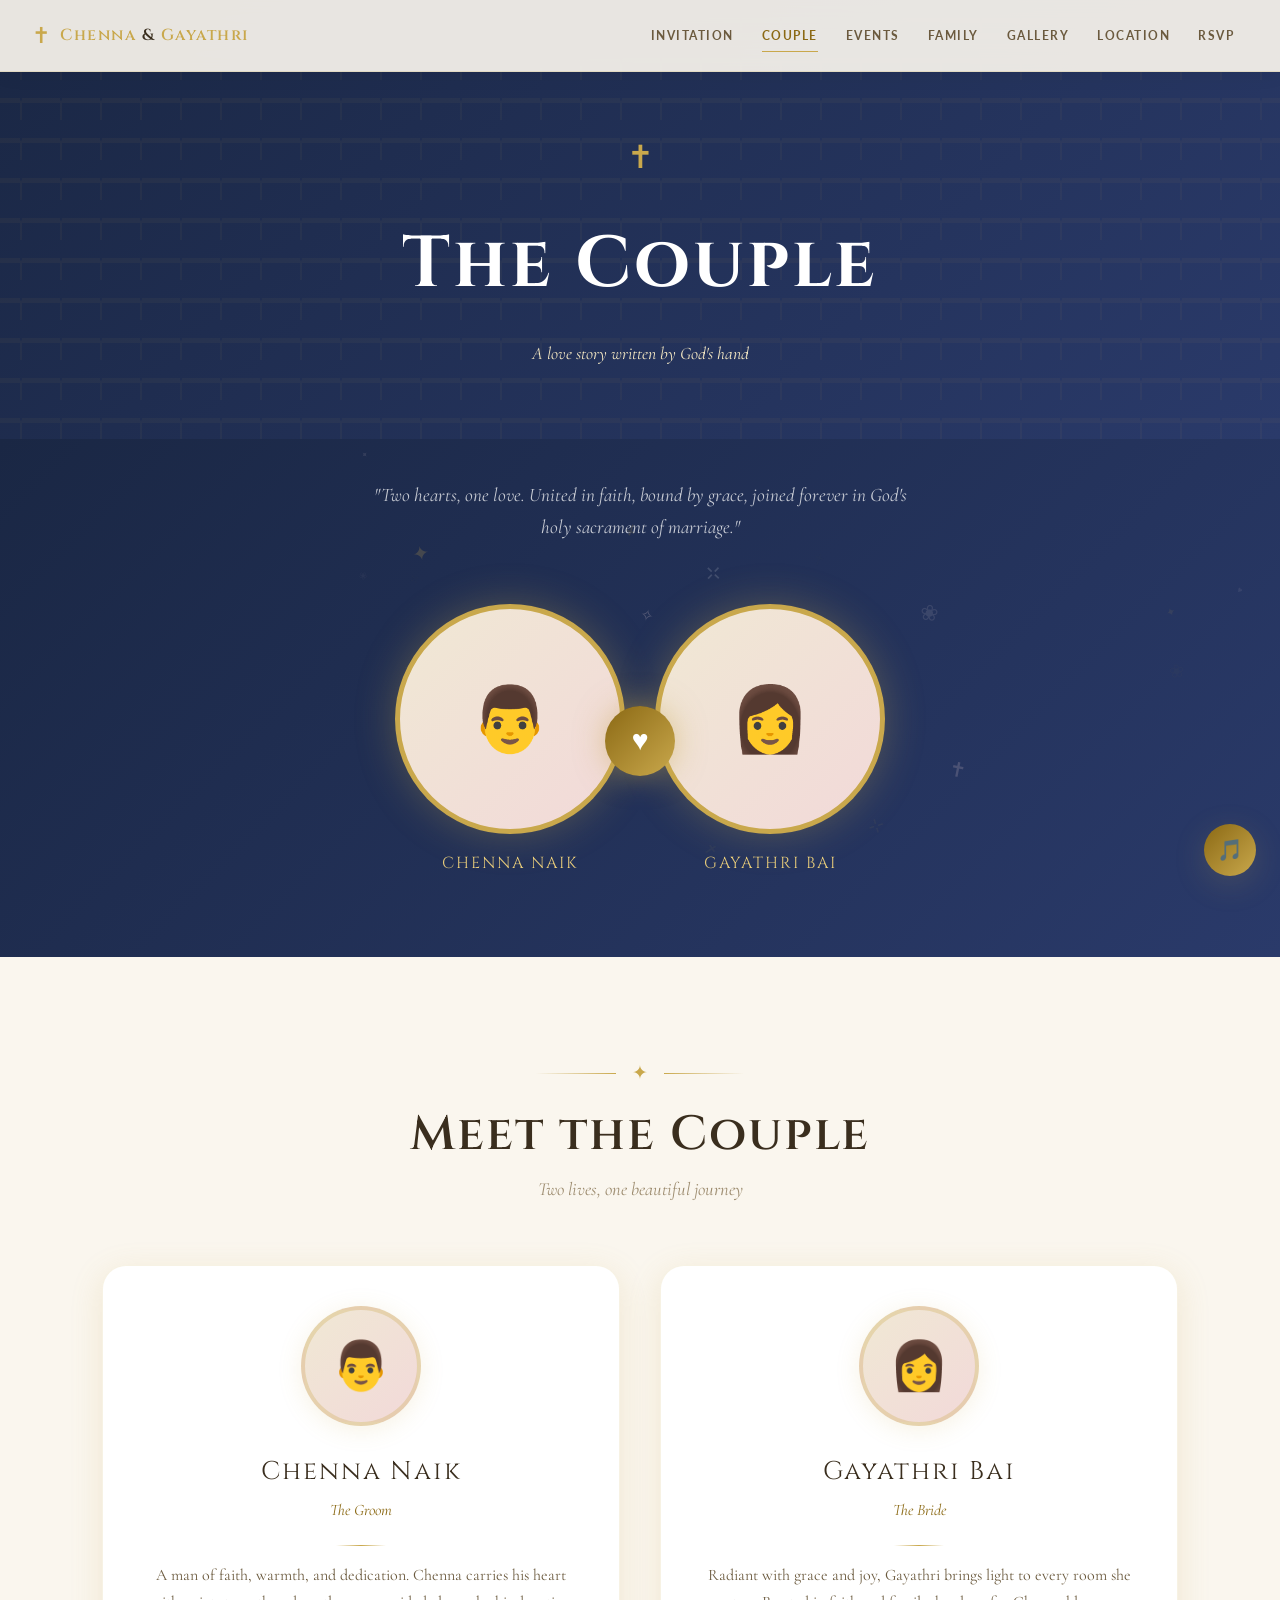
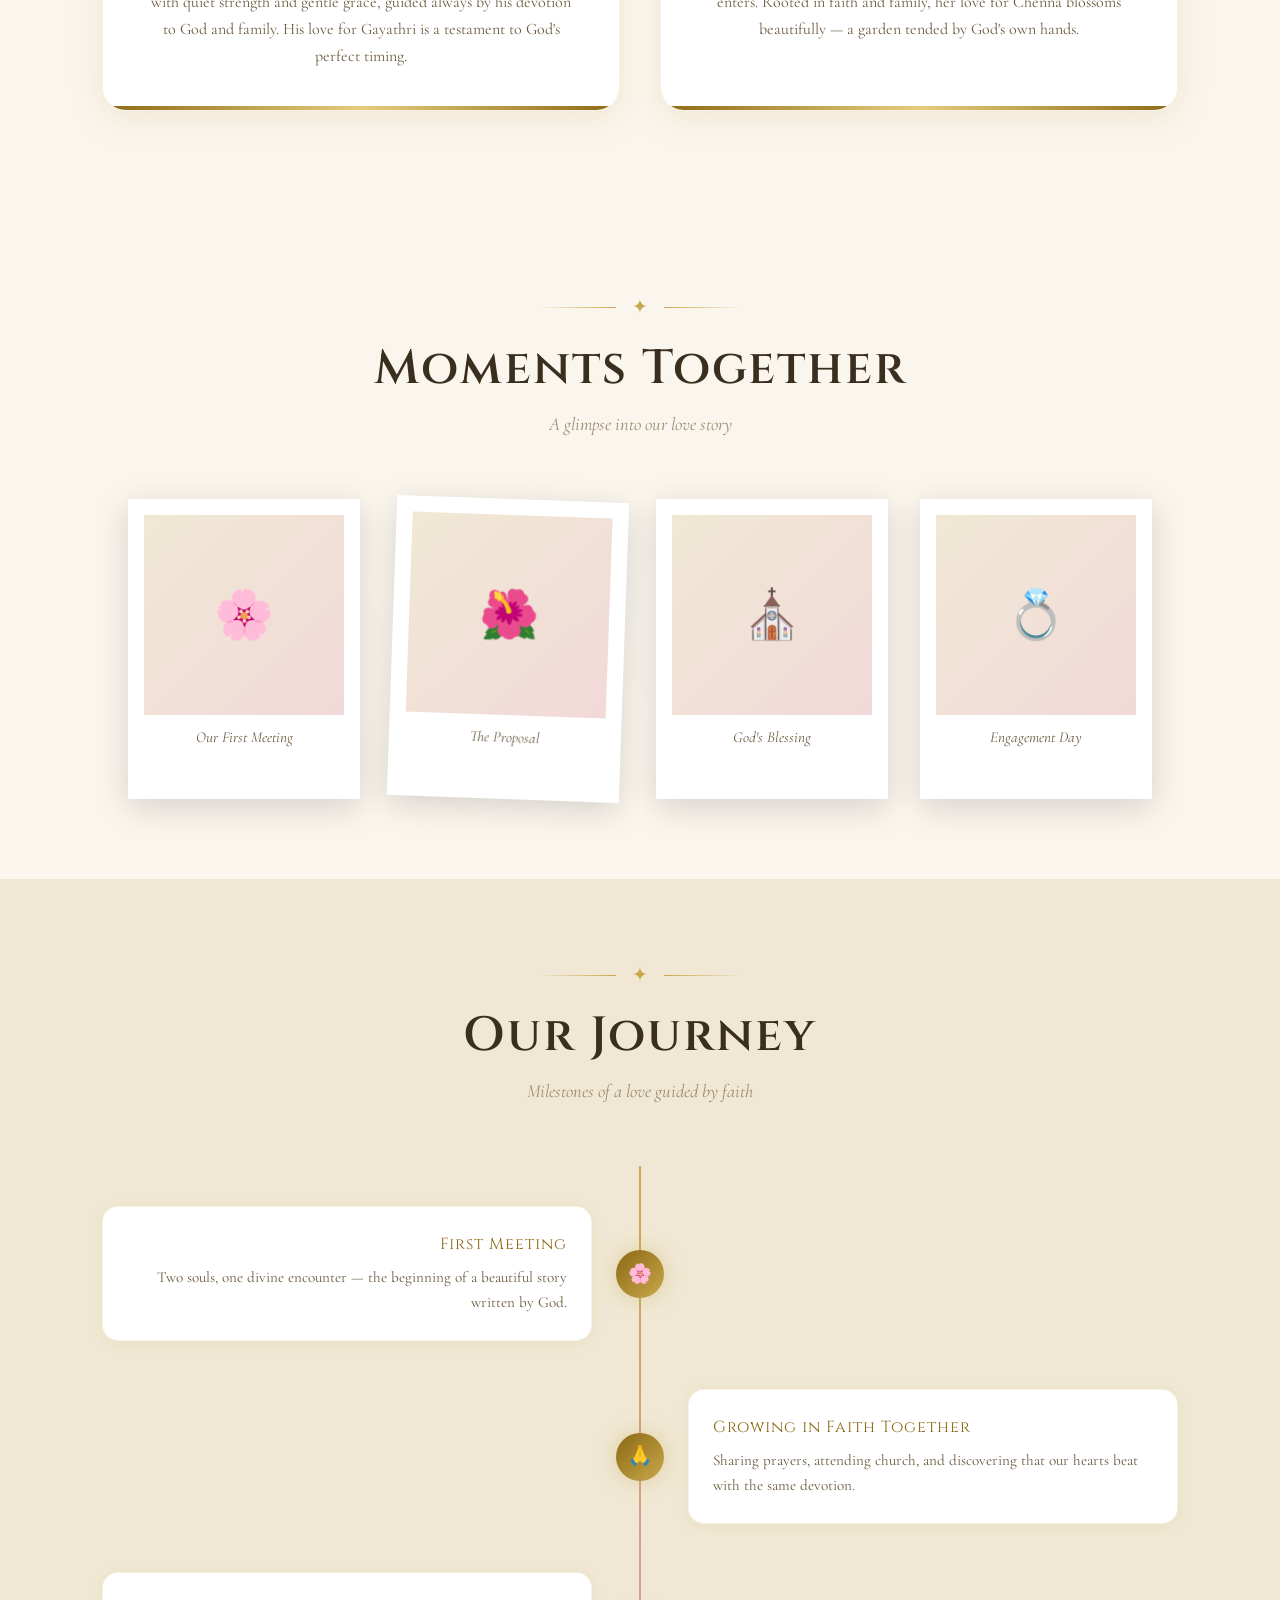
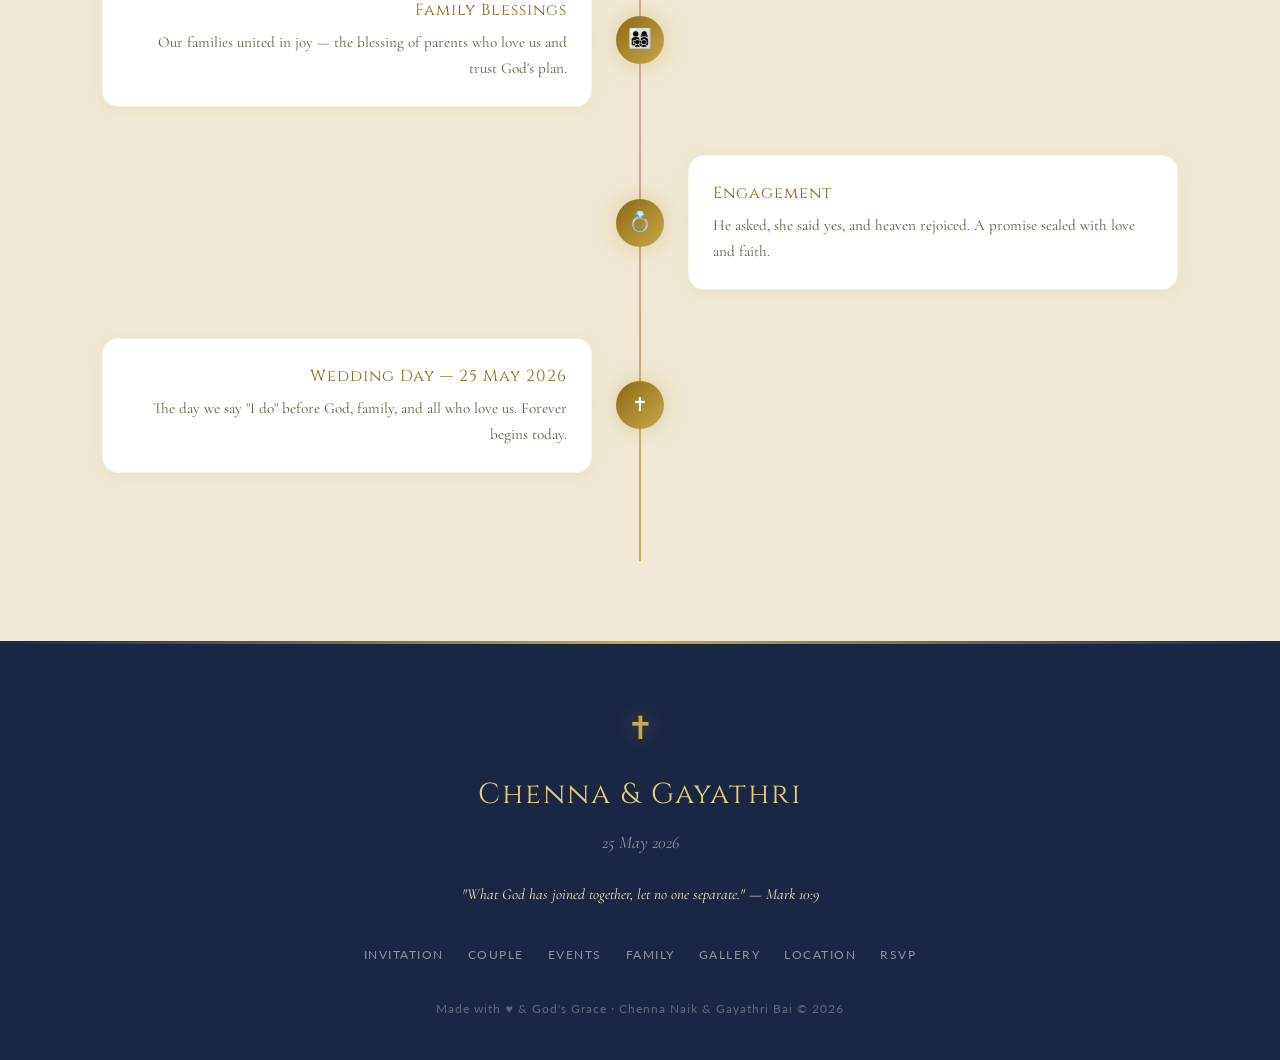
<file: wedding1/couple.html>
<!DOCTYPE html>
<html lang="en">
<head>
  <meta charset="UTF-8" />
  <meta name="viewport" content="width=device-width, initial-scale=1.0" />
  <title>The Couple — Chenna Naik & Gayathri Bai</title>
  <link rel="stylesheet" href="css/style.css" />
  <link rel="icon" href="data:image/svg+xml,<svg xmlns='http://www.w3.org/2000/svg' viewBox='0 0 100 100'><text y='.9em' font-size='90'>✝</text></svg>" />
  <style>
    /* ── Couple-specific styles ── */
    .couple-section {
      background: linear-gradient(135deg, var(--navy) 0%, #2A3A6A 100%);
      padding: 40px 0 80px;
    }
    .couple-intro-text {
      font-family: var(--font-serif);
      font-size: 1.2rem; font-style: italic;
      color: rgba(255,255,255,0.75); text-align: center;
      max-width: 560px; margin: 0 auto;
    }

    /* Overlapping circular photos */
    .couple-circles {
      display: flex; justify-content: center; align-items: center;
      gap: 0; margin: 60px 0 0;
      flex-wrap: wrap;
    }
    .photo-groom { animation: floatLeft 4s ease-in-out infinite; }
    .photo-bride { animation: floatRight 4s ease-in-out infinite 0.5s; }
    @keyframes floatLeft  { 0%,100%{transform:translateY(0)} 50%{transform:translateY(-12px)} }
    @keyframes floatRight { 0%,100%{transform:translateY(0)} 50%{transform:translateY(12px)} }

    .photo-center-emblem {
      display: flex; align-items: center; justify-content: center;
      width: 70px; height: 70px; border-radius: 50%;
      background: linear-gradient(135deg, var(--gold-dark), var(--gold));
      font-size: 1.8rem; color: var(--white); z-index: 5;
      box-shadow: 0 0 30px rgba(201,168,76,0.5);
      margin: 0 -20px; flex-shrink: 0;
      position: relative; z-index: 2;
    }

    /* Polaroid section */
    .polaroid-section {
      padding: 80px 0;
      background: var(--cream);
    }
    .polaroid-row {
      display: flex; justify-content: center; gap: 32px; flex-wrap: wrap;
      margin-top: 48px;
    }

    /* Couple bio cards */
    .bio-grid {
      display: grid; grid-template-columns: 1fr 1fr; gap: 40px;
      margin-top: 48px;
    }
    @media(max-width:700px){ .bio-grid{grid-template-columns:1fr;} }
    .bio-card {
      background: var(--white);
      border-radius: var(--radius-lg);
      padding: 40px; text-align: center;
      box-shadow: var(--shadow-md);
      border: 1px solid rgba(201,168,76,0.15);
      transition: var(--transition);
      position: relative; overflow: hidden;
    }
    .bio-card::after {
      content: '';
      position: absolute; bottom: 0; left: 0; right: 0; height: 4px;
      background: linear-gradient(90deg, var(--gold-dark), var(--gold-light), var(--gold-dark));
    }
    .bio-card:hover { transform: translateY(-8px); box-shadow: var(--shadow-lg); }
    .bio-avatar {
      width: 120px; height: 120px;
      border-radius: 50%; margin: 0 auto 24px;
      background: linear-gradient(135deg, var(--cream-dark), var(--blush));
      display: flex; align-items: center; justify-content: center;
      font-size: 3rem; color: var(--text-light);
      border: 4px solid rgba(201,168,76,0.3);
      box-shadow: 0 4px 24px rgba(201,168,76,0.15);
    }
    .bio-name {
      font-family: var(--font-display);
      font-size: 1.6rem; letter-spacing: 2px; color: var(--text-dark);
      margin-bottom: 4px;
    }
    .bio-role {
      font-family: var(--font-serif);
      font-size: 1rem; font-style: italic; color: var(--gold-dark);
      margin-bottom: 20px;
    }
    .bio-divider {
      width: 50px; height: 1px;
      background: linear-gradient(90deg, transparent, var(--gold), transparent);
      margin: 16px auto;
    }
    .bio-text {
      font-family: var(--font-serif);
      font-size: 1rem; color: var(--text-mid); line-height: 1.7;
    }

    /* Timeline */
    .timeline-section {
      background: var(--cream-dark); padding: 80px 0;
    }
  </style>
</head>
<body>

<div id="loader"><div class="loader-cross">✝</div><div class="loader-text">Loading…</div></div>
<canvas id="particles-canvas"></canvas>
<audio id="bg-music" loop preload="none"></audio>

<!-- ══════════ NAVBAR ══════════ -->
<nav class="navbar">
  <a href="invitation.html" class="nav-brand">
    <span class="nav-brand-cross">✝</span>
    <div class="nav-brand-text"><span>Chenna</span> & <span>Gayathri</span></div>
  </a>
  <button class="nav-toggle" aria-label="Menu"><span></span><span></span><span></span></button>
  <ul class="nav-menu">
    <li class="nav-item"><a href="invitation.html" class="nav-link">Invitation</a></li>
    <li class="nav-item"><a href="couple.html" class="nav-link">Couple</a></li>
    <li class="nav-item"><a href="events.html" class="nav-link">Events</a></li>
    <li class="nav-item"><a href="family.html" class="nav-link">Family</a></li>
    <li class="nav-item"><a href="gallery.html" class="nav-link">Gallery</a></li>
    <li class="nav-item"><a href="location.html" class="nav-link">Location</a></li>
    <li class="nav-item"><a href="rsvp.html" class="nav-link">RSVP</a></li>
  </ul>
</nav>

<!-- ══════════ PAGE HERO ══════════ -->
<section class="page-hero">
  <span class="page-hero-cross">✝</span>
  <h1 class="page-hero-title">The Couple</h1>
  <p class="page-hero-sub">A love story written by God's hand</p>
</section>

<!-- ══════════ CIRCULAR PHOTOS ══════════ -->
<section class="couple-section">
  <div class="container">
    <p class="couple-intro-text reveal">
      "Two hearts, one love. United in faith, bound by grace, joined forever in God's holy sacrament of marriage."
    </p>

    <div class="couple-circles">
      <div class="photo-frame photo-groom reveal-left">
        <div class="photo-circle" style="width:230px;height:230px;font-size:4rem;">👨</div>
        <div class="photo-label">Chenna Naik</div>
      </div>
      <div class="photo-center-emblem">♥</div>
      <div class="photo-frame photo-bride reveal-right">
        <div class="photo-circle" style="width:230px;height:230px;font-size:4rem;">👩</div>
        <div class="photo-label">Gayathri Bai</div>
      </div>
    </div>
  </div>
</section>

<!-- ══════════ BIO CARDS ══════════ -->
<section class="section">
  <div class="container">
    <div class="section-header">
      <div class="section-ornament">
        <span class="section-ornament-line"></span>
        <span class="section-ornament-icon">✦</span>
        <span class="section-ornament-line right"></span>
      </div>
      <h2 class="section-title">Meet the Couple</h2>
      <p class="section-subtitle">Two lives, one beautiful journey</p>
    </div>

    <div class="bio-grid">
      <div class="bio-card reveal-left">
        <div class="bio-avatar">👨</div>
        <div class="bio-name">Chenna Naik</div>
        <div class="bio-role">The Groom</div>
        <div class="bio-divider"></div>
        <p class="bio-text">
          A man of faith, warmth, and dedication. Chenna carries his heart with quiet strength and gentle grace, 
          guided always by his devotion to God and family. His love for Gayathri is a testament to God's perfect timing.
        </p>
      </div>
      <div class="bio-card reveal-right">
        <div class="bio-avatar">👩</div>
        <div class="bio-name">Gayathri Bai</div>
        <div class="bio-role">The Bride</div>
        <div class="bio-divider"></div>
        <p class="bio-text">
          Radiant with grace and joy, Gayathri brings light to every room she enters. Rooted in faith and family, 
          her love for Chenna blossoms beautifully — a garden tended by God's own hands.
        </p>
      </div>
    </div>
  </div>
</section>

<!-- ══════════ POLAROID PHOTOS ══════════ -->
<section class="polaroid-section">
  <div class="container">
    <div class="section-header">
      <div class="section-ornament">
        <span class="section-ornament-line"></span>
        <span class="section-ornament-icon">✦</span>
        <span class="section-ornament-line right"></span>
      </div>
      <h2 class="section-title">Moments Together</h2>
      <p class="section-subtitle">A glimpse into our love story</p>
    </div>

    <div class="polaroid-row stagger-children">
      <div class="polaroid reveal">
        <div class="polaroid-inner">🌸</div>
        <div class="polaroid-caption">Our First Meeting</div>
      </div>
      <div class="polaroid reveal">
        <div class="polaroid-inner">🌺</div>
        <div class="polaroid-caption">The Proposal</div>
      </div>
      <div class="polaroid reveal">
        <div class="polaroid-inner">⛪</div>
        <div class="polaroid-caption">God's Blessing</div>
      </div>
      <div class="polaroid reveal">
        <div class="polaroid-inner">💍</div>
        <div class="polaroid-caption">Engagement Day</div>
      </div>
    </div>
  </div>
</section>

<!-- ══════════ TIMELINE ══════════ -->
<section class="timeline-section">
  <div class="container">
    <div class="section-header">
      <div class="section-ornament">
        <span class="section-ornament-line"></span>
        <span class="section-ornament-icon">✦</span>
        <span class="section-ornament-line right"></span>
      </div>
      <h2 class="section-title">Our Journey</h2>
      <p class="section-subtitle">Milestones of a love guided by faith</p>
    </div>

    <div class="timeline">
      <div class="timeline-item">
        <div class="timeline-content reveal-left">
          <div class="timeline-title">First Meeting</div>
          <div class="timeline-text">Two souls, one divine encounter — the beginning of a beautiful story written by God.</div>
        </div>
        <div class="timeline-dot">🌸</div>
        <div></div>
      </div>

      <div class="timeline-item">
        <div></div>
        <div class="timeline-dot">🙏</div>
        <div class="timeline-content reveal-right">
          <div class="timeline-title">Growing in Faith Together</div>
          <div class="timeline-text">Sharing prayers, attending church, and discovering that our hearts beat with the same devotion.</div>
        </div>
      </div>

      <div class="timeline-item">
        <div class="timeline-content reveal-left">
          <div class="timeline-title">Family Blessings</div>
          <div class="timeline-text">Our families united in joy — the blessing of parents who love us and trust God's plan.</div>
        </div>
        <div class="timeline-dot">👨‍👩‍👧‍👦</div>
        <div></div>
      </div>

      <div class="timeline-item">
        <div></div>
        <div class="timeline-dot">💍</div>
        <div class="timeline-content reveal-right">
          <div class="timeline-title">Engagement</div>
          <div class="timeline-text">He asked, she said yes, and heaven rejoiced. A promise sealed with love and faith.</div>
        </div>
      </div>

      <div class="timeline-item">
        <div class="timeline-content reveal-left">
          <div class="timeline-title">Wedding Day — 25 May 2026</div>
          <div class="timeline-text">The day we say "I do" before God, family, and all who love us. Forever begins today.</div>
        </div>
        <div class="timeline-dot">✝</div>
        <div></div>
      </div>
    </div>
  </div>
</section>

<!-- ══════════ FOOTER ══════════ -->
<footer class="footer">
  <span class="footer-cross">✝</span>
  <div class="footer-names">Chenna &amp; Gayathri</div>
  <div class="footer-date">25 May 2026</div>
  <p class="footer-verse">"What God has joined together, let no one separate." — Mark 10:9</p>
  <ul class="footer-nav">
    <li><a href="invitation.html">Invitation</a></li>
    <li><a href="couple.html">Couple</a></li>
    <li><a href="events.html">Events</a></li>
    <li><a href="family.html">Family</a></li>
    <li><a href="gallery.html">Gallery</a></li>
    <li><a href="location.html">Location</a></li>
    <li><a href="rsvp.html">RSVP</a></li>
  </ul>
  <div class="footer-copy">Made with ♥ &amp; God's Grace · Chenna Naik &amp; Gayathri Bai © 2026</div>
</footer>

<button id="music-btn" title="Play Music">🎵</button>
<script src="js/script.js"></script>
</body>
</html>
</file>
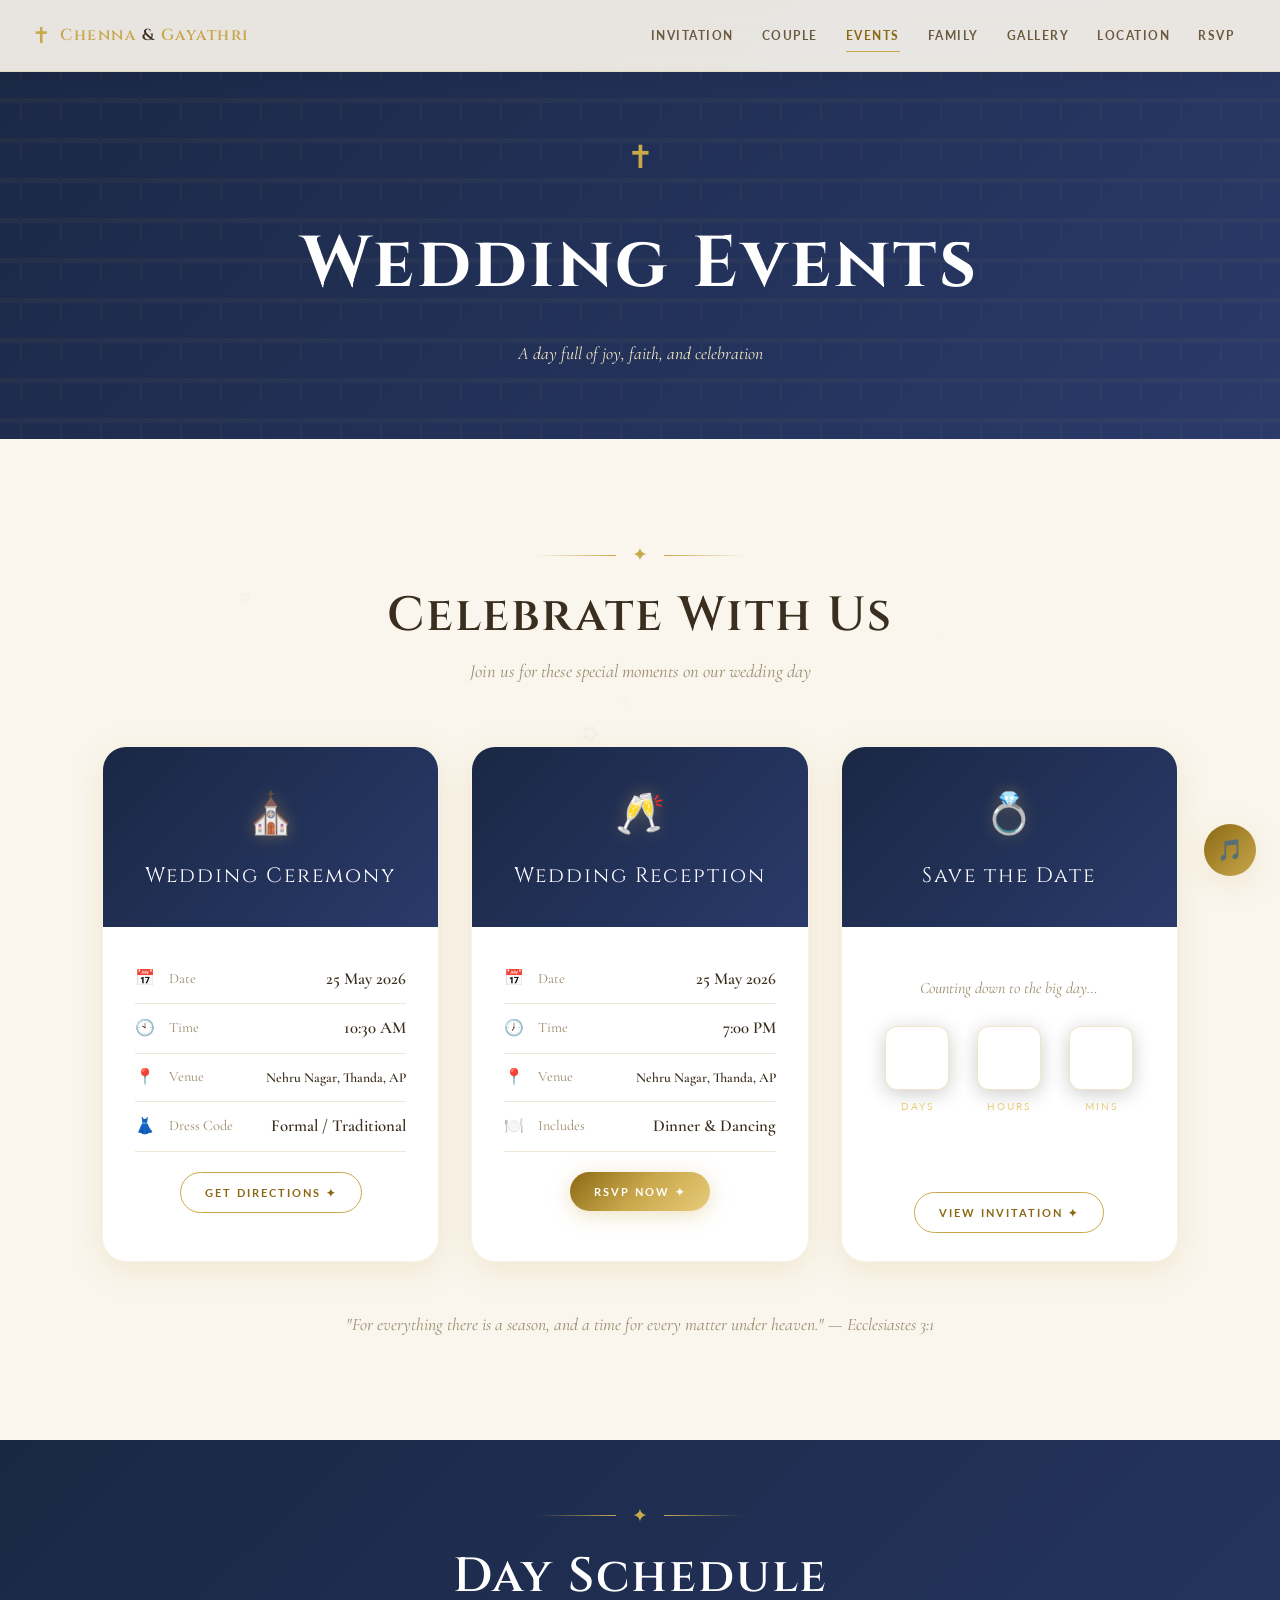
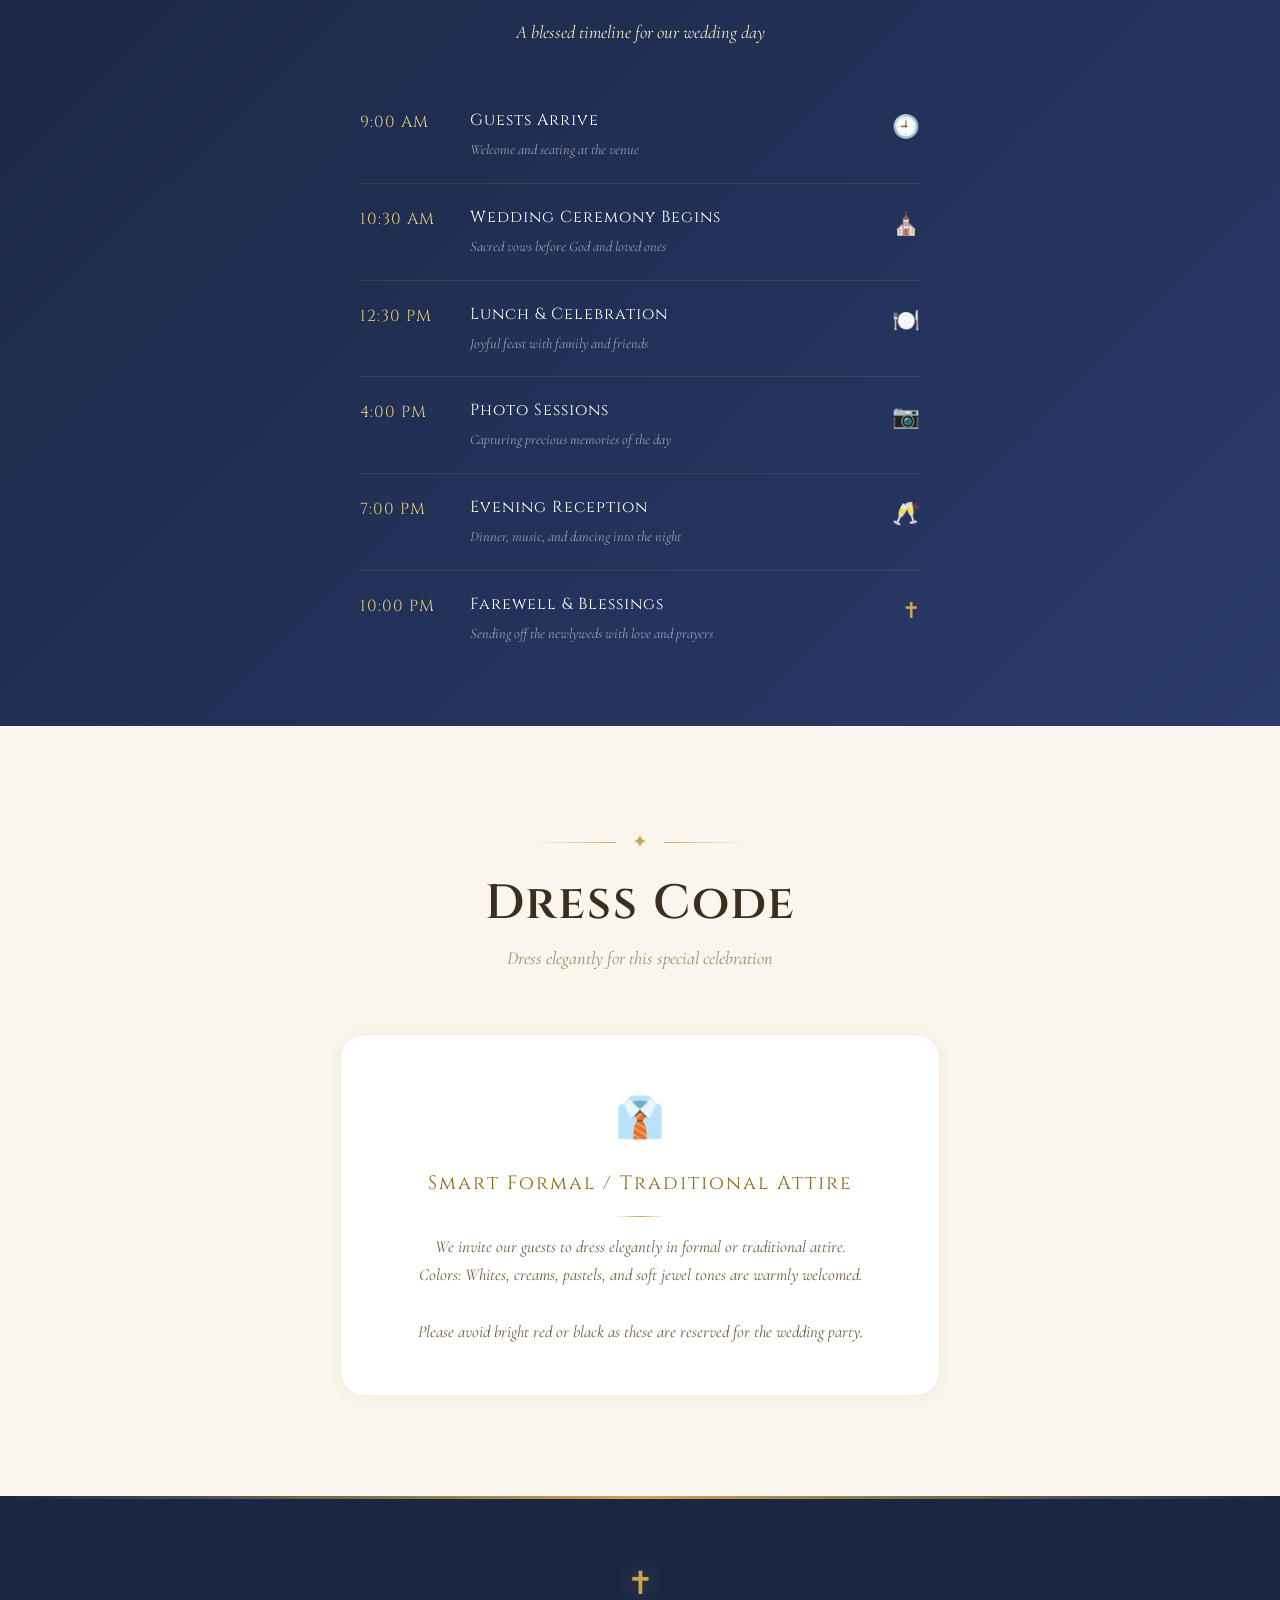
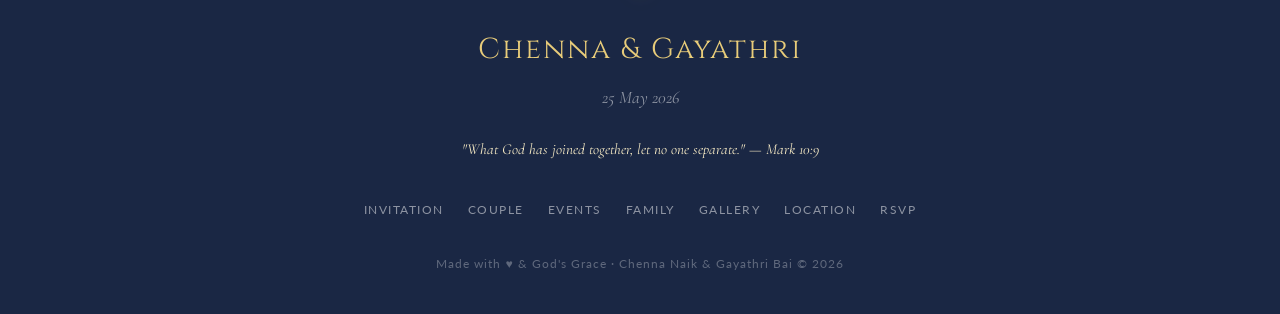
<file: wedding1/events.html>
<!DOCTYPE html>
<html lang="en">
<head>
  <meta charset="UTF-8" />
  <meta name="viewport" content="width=device-width, initial-scale=1.0" />
  <title>Events — Chenna Naik & Gayathri Bai Wedding</title>
  <link rel="stylesheet" href="css/style.css" />
  <link rel="icon" href="data:image/svg+xml,<svg xmlns='http://www.w3.org/2000/svg' viewBox='0 0 100 100'><text y='.9em' font-size='90'>✝</text></svg>" />
  <style>
    .events-grid {
      display: grid;
      grid-template-columns: repeat(auto-fit, minmax(320px, 1fr));
      gap: 32px;
    }
    .dress-code-box {
      background: var(--white);
      border-radius: var(--radius-lg);
      padding: 48px;
      text-align: center;
      border: 1px solid rgba(201,168,76,0.2);
      box-shadow: var(--shadow-sm);
      max-width: 600px; margin: 0 auto;
    }
    .dress-code-icon { font-size: 2.5rem; margin-bottom: 16px; }
    .dress-code-title {
      font-family: var(--font-display);
      font-size: 1.2rem; letter-spacing: 2px; color: var(--gold-dark);
      margin-bottom: 12px;
    }
    .dress-code-text {
      font-family: var(--font-serif); font-style: italic;
      color: var(--text-mid); font-size: 1.05rem;
    }
    .event-note {
      text-align: center; margin-top: 48px;
      font-family: var(--font-serif);
      font-size: 1.1rem; font-style: italic;
      color: var(--text-light);
    }
    .schedule-strip {
      background: linear-gradient(135deg, var(--navy), #2A3A6A);
      padding: 60px 0;
    }
    .schedule-strip .section-title,
    .schedule-strip .section-subtitle { color: var(--white); }
    .schedule-strip .section-subtitle { color: var(--gold-pale); }
    .schedule-list {
      list-style: none; max-width: 560px; margin: 40px auto 0;
    }
    .schedule-item {
      display: flex; align-items: flex-start; gap: 20px;
      padding: 20px 0;
      border-bottom: 1px solid rgba(201,168,76,0.15);
    }
    .schedule-item:last-child { border-bottom: none; }
    .schedule-time {
      font-family: var(--font-display);
      font-size: 1rem; color: var(--gold-light);
      letter-spacing: 1px; min-width: 90px;
      padding-top: 2px;
    }
    .schedule-info { flex: 1; }
    .schedule-name {
      font-family: var(--font-display);
      font-size: 1rem; color: var(--white); letter-spacing: 1px;
      margin-bottom: 4px;
    }
    .schedule-desc {
      font-family: var(--font-serif);
      font-size: 0.9rem; font-style: italic;
      color: rgba(255,255,255,0.55);
    }
    .schedule-icon { font-size: 1.4rem; color: var(--gold); }
  </style>
</head>
<body>

<div id="loader"><div class="loader-cross">✝</div><div class="loader-text">Loading…</div></div>
<canvas id="particles-canvas"></canvas>
<audio id="bg-music" loop preload="none"></audio>

<!-- NAVBAR -->
<nav class="navbar">
  <a href="invitation.html" class="nav-brand">
    <span class="nav-brand-cross">✝</span>
    <div class="nav-brand-text"><span>Chenna</span> & <span>Gayathri</span></div>
  </a>
  <button class="nav-toggle" aria-label="Menu"><span></span><span></span><span></span></button>
  <ul class="nav-menu">
    <li class="nav-item"><a href="invitation.html" class="nav-link">Invitation</a></li>
    <li class="nav-item"><a href="couple.html" class="nav-link">Couple</a></li>
    <li class="nav-item"><a href="events.html" class="nav-link">Events</a></li>
    <li class="nav-item"><a href="family.html" class="nav-link">Family</a></li>
    <li class="nav-item"><a href="gallery.html" class="nav-link">Gallery</a></li>
    <li class="nav-item"><a href="location.html" class="nav-link">Location</a></li>
    <li class="nav-item"><a href="rsvp.html" class="nav-link">RSVP</a></li>
  </ul>
</nav>

<!-- PAGE HERO -->
<section class="page-hero">
  <span class="page-hero-cross">✝</span>
  <h1 class="page-hero-title">Wedding Events</h1>
  <p class="page-hero-sub">A day full of joy, faith, and celebration</p>
</section>

<!-- EVENTS CARDS -->
<section class="section">
  <div class="container">
    <div class="section-header">
      <div class="section-ornament">
        <span class="section-ornament-line"></span>
        <span class="section-ornament-icon">✦</span>
        <span class="section-ornament-line right"></span>
      </div>
      <h2 class="section-title">Celebrate With Us</h2>
      <p class="section-subtitle">Join us for these special moments on our wedding day</p>
    </div>

    <div class="events-grid stagger-children">

      <!-- Wedding Ceremony -->
      <div class="event-card reveal">
        <div class="event-card-header">
          <span class="event-card-icon">⛪</span>
          <div class="event-card-title">Wedding Ceremony</div>
        </div>
        <div class="event-card-body">
          <div class="event-detail">
            <span class="event-detail-icon">📅</span>
            <span class="event-detail-label">Date</span>
            <span class="event-detail-value">25 May 2026</span>
          </div>
          <div class="event-detail">
            <span class="event-detail-icon">🕙</span>
            <span class="event-detail-label">Time</span>
            <span class="event-detail-value">10:30 AM</span>
          </div>
          <div class="event-detail">
            <span class="event-detail-icon">📍</span>
            <span class="event-detail-label">Venue</span>
            <span class="event-detail-value" style="font-size:0.85rem;text-align:right;max-width:180px;">Nehru Nagar, Thanda, AP</span>
          </div>
          <div class="event-detail">
            <span class="event-detail-icon">👗</span>
            <span class="event-detail-label">Dress Code</span>
            <span class="event-detail-value">Formal / Traditional</span>
          </div>
          <div style="margin-top:20px;text-align:center;">
            <a href="location.html" class="btn btn-outline" style="font-size:0.7rem;padding:10px 24px;">Get Directions ✦</a>
          </div>
        </div>
      </div>

      <!-- Reception -->
      <div class="event-card reveal">
        <div class="event-card-header">
          <span class="event-card-icon">🥂</span>
          <div class="event-card-title">Wedding Reception</div>
        </div>
        <div class="event-card-body">
          <div class="event-detail">
            <span class="event-detail-icon">📅</span>
            <span class="event-detail-label">Date</span>
            <span class="event-detail-value">25 May 2026</span>
          </div>
          <div class="event-detail">
            <span class="event-detail-icon">🕖</span>
            <span class="event-detail-label">Time</span>
            <span class="event-detail-value">7:00 PM</span>
          </div>
          <div class="event-detail">
            <span class="event-detail-icon">📍</span>
            <span class="event-detail-label">Venue</span>
            <span class="event-detail-value" style="font-size:0.85rem;text-align:right;max-width:180px;">Nehru Nagar, Thanda, AP</span>
          </div>
          <div class="event-detail">
            <span class="event-detail-icon">🍽️</span>
            <span class="event-detail-label">Includes</span>
            <span class="event-detail-value">Dinner & Dancing</span>
          </div>
          <div style="margin-top:20px;text-align:center;">
            <a href="rsvp.html" class="btn btn-primary" style="font-size:0.7rem;padding:10px 24px;">RSVP Now ✦</a>
          </div>
        </div>
      </div>

      <!-- Save the Date -->
      <div class="event-card reveal">
        <div class="event-card-header">
          <span class="event-card-icon">💍</span>
          <div class="event-card-title">Save the Date</div>
        </div>
        <div class="event-card-body">
          <div style="text-align:center;padding:20px 0;">
            <!-- Countdown here -->
            <div style="font-family:var(--font-serif);font-style:italic;color:var(--text-light);margin-bottom:24px;">
              Counting down to the big day…
            </div>
            <div class="countdown" style="justify-content:center;gap:12px;">
              <div class="countdown-item">
                <div class="countdown-number" data-countdown="days" style="width:64px;height:64px;font-size:1.8rem;">00</div>
                <div class="countdown-label">Days</div>
              </div>
              <div class="countdown-item">
                <div class="countdown-number" data-countdown="hours" style="width:64px;height:64px;font-size:1.8rem;">00</div>
                <div class="countdown-label">Hours</div>
              </div>
              <div class="countdown-item">
                <div class="countdown-number" data-countdown="minutes" style="width:64px;height:64px;font-size:1.8rem;">00</div>
                <div class="countdown-label">Mins</div>
              </div>
            </div>
          </div>
          <div style="margin-top:16px;text-align:center;">
            <a href="invitation.html" class="btn btn-outline" style="font-size:0.7rem;padding:10px 24px;">View Invitation ✦</a>
          </div>
        </div>
      </div>

    </div><!-- /events-grid -->

    <p class="event-note reveal">
      "For everything there is a season, and a time for every matter under heaven." — Ecclesiastes 3:1
    </p>

  </div>
</section>

<!-- DAY SCHEDULE STRIP -->
<section class="schedule-strip">
  <div class="container">
    <div class="section-header" style="margin-bottom:0;">
      <div class="section-ornament">
        <span class="section-ornament-line" style="background:linear-gradient(90deg,transparent,var(--gold));"></span>
        <span class="section-ornament-icon">✦</span>
        <span class="section-ornament-line" style="background:linear-gradient(90deg,var(--gold),transparent);"></span>
      </div>
      <h2 class="section-title" style="color:var(--white);">Day Schedule</h2>
      <p class="section-subtitle" style="color:var(--gold-pale);">A blessed timeline for our wedding day</p>
    </div>

    <ul class="schedule-list reveal">
      <li class="schedule-item">
        <span class="schedule-time">9:00 AM</span>
        <div class="schedule-info">
          <div class="schedule-name">Guests Arrive</div>
          <div class="schedule-desc">Welcome and seating at the venue</div>
        </div>
        <span class="schedule-icon">🕘</span>
      </li>
      <li class="schedule-item">
        <span class="schedule-time">10:30 AM</span>
        <div class="schedule-info">
          <div class="schedule-name">Wedding Ceremony Begins</div>
          <div class="schedule-desc">Sacred vows before God and loved ones</div>
        </div>
        <span class="schedule-icon">⛪</span>
      </li>
      <li class="schedule-item">
        <span class="schedule-time">12:30 PM</span>
        <div class="schedule-info">
          <div class="schedule-name">Lunch &amp; Celebration</div>
          <div class="schedule-desc">Joyful feast with family and friends</div>
        </div>
        <span class="schedule-icon">🍽️</span>
      </li>
      <li class="schedule-item">
        <span class="schedule-time">4:00 PM</span>
        <div class="schedule-info">
          <div class="schedule-name">Photo Sessions</div>
          <div class="schedule-desc">Capturing precious memories of the day</div>
        </div>
        <span class="schedule-icon">📷</span>
      </li>
      <li class="schedule-item">
        <span class="schedule-time">7:00 PM</span>
        <div class="schedule-info">
          <div class="schedule-name">Evening Reception</div>
          <div class="schedule-desc">Dinner, music, and dancing into the night</div>
        </div>
        <span class="schedule-icon">🥂</span>
      </li>
      <li class="schedule-item">
        <span class="schedule-time">10:00 PM</span>
        <div class="schedule-info">
          <div class="schedule-name">Farewell &amp; Blessings</div>
          <div class="schedule-desc">Sending off the newlyweds with love and prayers</div>
        </div>
        <span class="schedule-icon">✝</span>
      </li>
    </ul>
  </div>
</section>

<!-- DRESS CODE -->
<section class="section">
  <div class="container">
    <div class="section-header">
      <div class="section-ornament">
        <span class="section-ornament-line"></span>
        <span class="section-ornament-icon">✦</span>
        <span class="section-ornament-line right"></span>
      </div>
      <h2 class="section-title">Dress Code</h2>
      <p class="section-subtitle">Dress elegantly for this special celebration</p>
    </div>

    <div class="dress-code-box reveal">
      <div class="dress-code-icon">👔</div>
      <div class="dress-code-title">Smart Formal / Traditional Attire</div>
      <div style="width:50px;height:1px;background:linear-gradient(90deg,transparent,var(--gold),transparent);margin:16px auto;"></div>
      <p class="dress-code-text">
        We invite our guests to dress elegantly in formal or traditional attire.<br>
        Colors: Whites, creams, pastels, and soft jewel tones are warmly welcomed.<br><br>
        Please avoid bright red or black as these are reserved for the wedding party.
      </p>
    </div>
  </div>
</section>

<!-- FOOTER -->
<footer class="footer">
  <span class="footer-cross">✝</span>
  <div class="footer-names">Chenna &amp; Gayathri</div>
  <div class="footer-date">25 May 2026</div>
  <p class="footer-verse">"What God has joined together, let no one separate." — Mark 10:9</p>
  <ul class="footer-nav">
    <li><a href="invitation.html">Invitation</a></li>
    <li><a href="couple.html">Couple</a></li>
    <li><a href="events.html">Events</a></li>
    <li><a href="family.html">Family</a></li>
    <li><a href="gallery.html">Gallery</a></li>
    <li><a href="location.html">Location</a></li>
    <li><a href="rsvp.html">RSVP</a></li>
  </ul>
  <div class="footer-copy">Made with ♥ &amp; God's Grace · Chenna Naik &amp; Gayathri Bai © 2026</div>
</footer>

<button id="music-btn" title="Play Music">🎵</button>
<script src="js/script.js"></script>
</body>
</html>
</file>
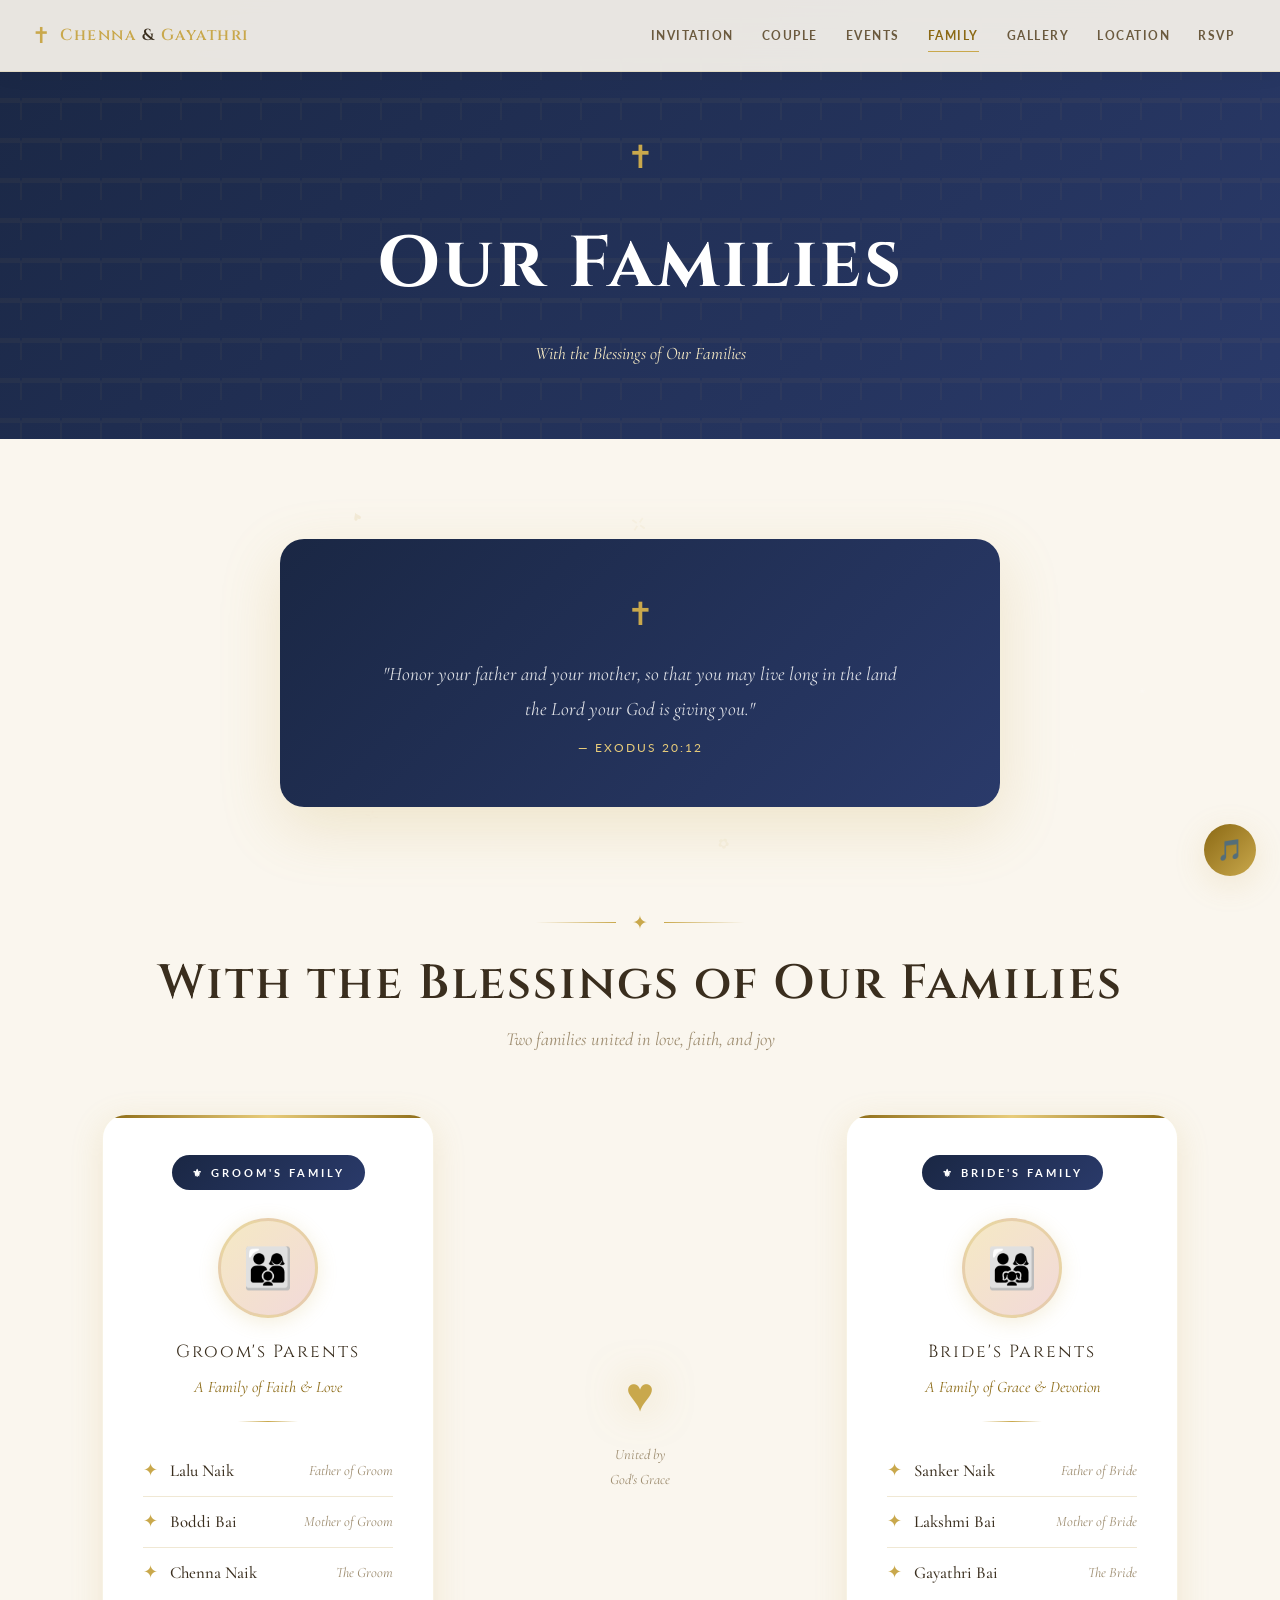
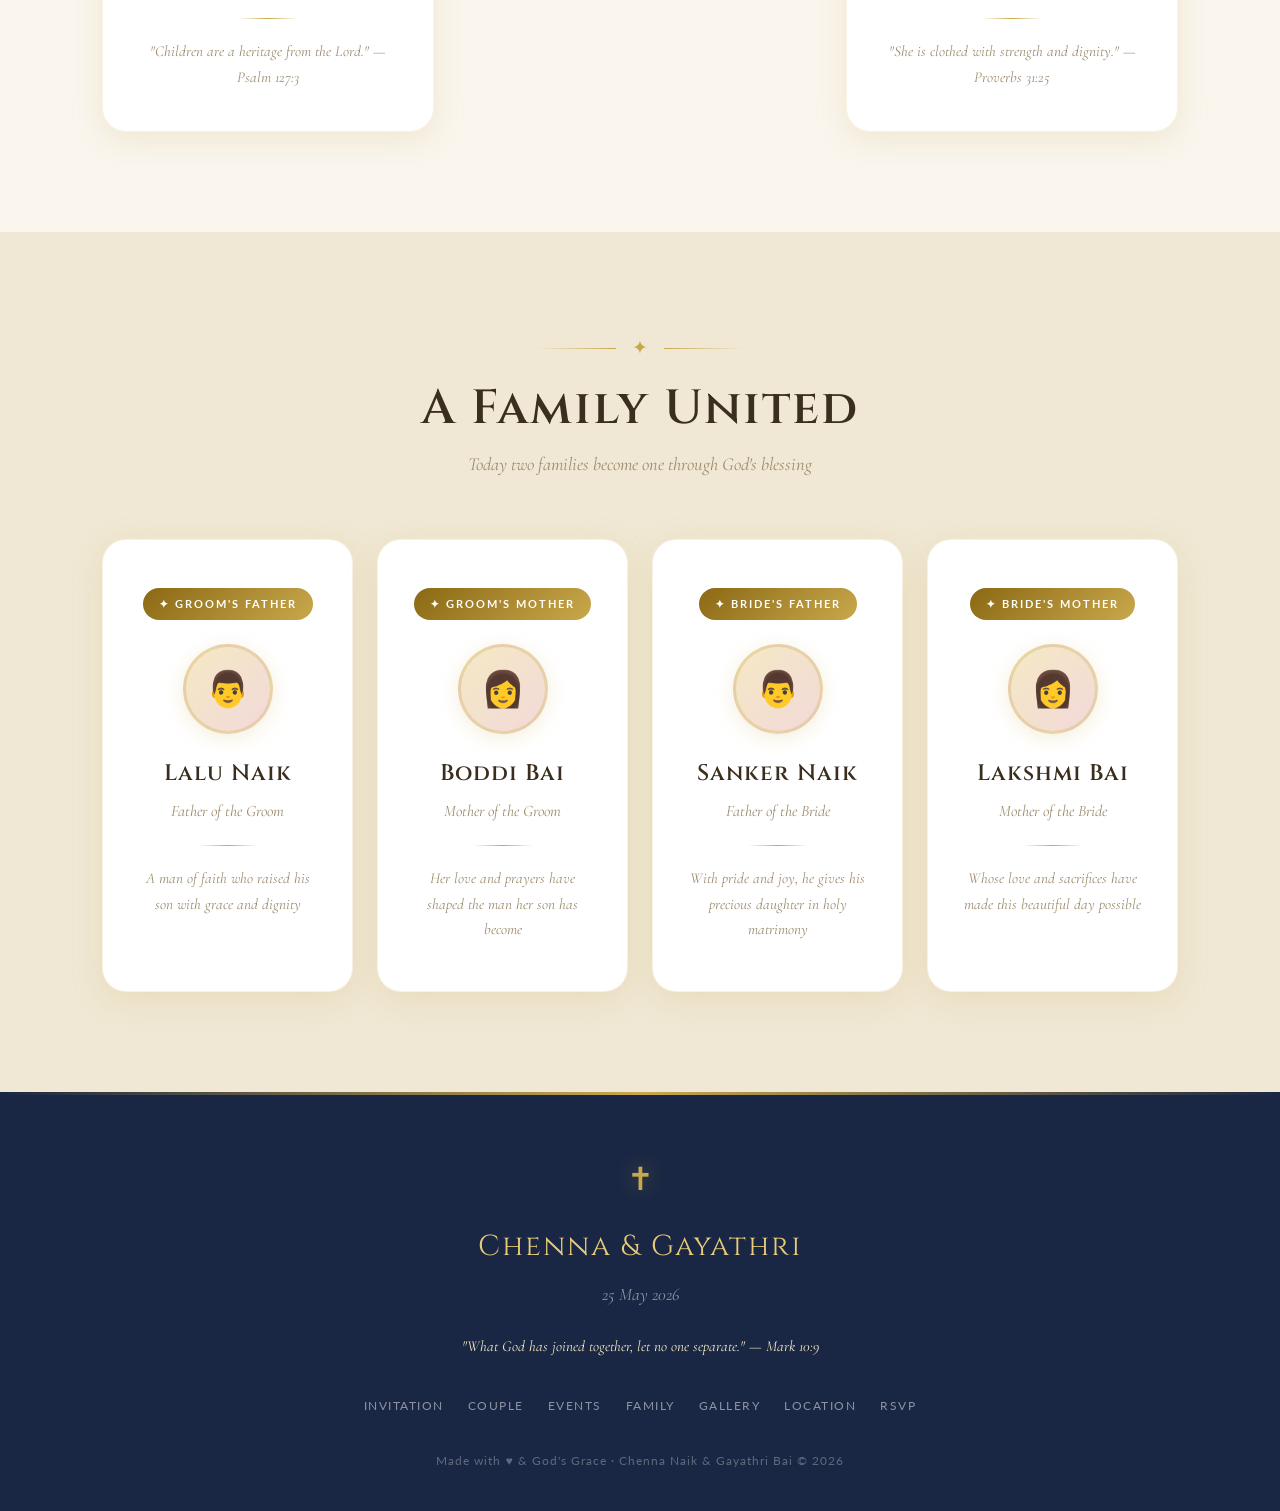
<file: wedding1/family.html>
<!DOCTYPE html>
<html lang="en">
<head>
  <meta charset="UTF-8" />
  <meta name="viewport" content="width=device-width, initial-scale=1.0" />
  <title>Family — Chenna Naik & Gayathri Bai Wedding</title>
  <link rel="stylesheet" href="css/style.css" />
  <link rel="icon" href="data:image/svg+xml,<svg xmlns='http://www.w3.org/2000/svg' viewBox='0 0 100 100'><text y='.9em' font-size='90'>✝</text></svg>" />
  <style>
    .family-section-grid {
      display: grid;
      grid-template-columns: repeat(auto-fit, minmax(300px, 1fr));
      gap: 40px;
      margin-top: 0;
    }
    .family-group-title {
      font-family: var(--font-display);
      font-size: 1.6rem; letter-spacing: 2px; color: var(--text-dark);
      text-align: center; margin-bottom: 32px;
      position: relative;
    }
    .family-group-title::after {
      content: '';
      display: block; width: 60px; height: 2px;
      background: linear-gradient(90deg, var(--gold-dark), var(--gold-light));
      margin: 12px auto 0;
    }
    .blessing-verse-box {
      background: linear-gradient(135deg, var(--navy), #2A3A6A);
      border-radius: var(--radius-lg); padding: 48px;
      text-align: center; max-width: 720px; margin: 0 auto;
      box-shadow: var(--shadow-lg);
    }
    .blessing-verse-box .verse-icon { font-size: 2rem; color: var(--gold); margin-bottom: 16px; display: block; }
    .blessing-verse-box .verse-text {
      font-family: var(--font-serif);
      font-size: 1.2rem; font-style: italic; line-height: 1.8;
      color: rgba(255,255,255,0.85); margin-bottom: 12px;
    }
    .blessing-verse-box .verse-ref {
      font-family: var(--font-sans);
      font-size: 0.75rem; letter-spacing: 2px; text-transform: uppercase;
      color: var(--gold-light);
    }
    .family-side-label {
      display: inline-flex; align-items: center; gap: 10px;
      font-family: var(--font-sans);
      font-size: 0.7rem; font-weight: 700;
      letter-spacing: 3px; text-transform: uppercase;
      color: var(--white);
      background: linear-gradient(135deg, var(--navy), #2A3A6A);
      padding: 8px 20px; border-radius: 20px;
      margin-bottom: 28px;
    }
    .family-members-list {
      list-style: none; margin-top: 24px;
    }
    .family-members-list li {
      display: flex; align-items: center; gap: 12px;
      padding: 10px 0;
      border-bottom: 1px solid var(--cream-dark);
      font-family: var(--font-serif); font-size: 1.05rem;
      color: var(--text-mid);
    }
    .family-members-list li:last-child { border-bottom: none; }
    .family-members-list .fm-icon { color: var(--gold); font-size: 1.1rem; }
    .family-members-list .fm-name { font-weight: 500; color: var(--text-dark); }
    .family-members-list .fm-role { font-style: italic; font-size: 0.9rem; color: var(--text-light); margin-left: auto; }

    .heart-connector {
      display: flex; align-items: center; justify-content: center;
      font-size: 2.5rem; color: var(--gold);
      animation: pulse 2s ease-in-out infinite;
      margin: 20px 0;
    }
  </style>
</head>
<body>

<div id="loader"><div class="loader-cross">✝</div><div class="loader-text">Loading…</div></div>
<canvas id="particles-canvas"></canvas>
<audio id="bg-music" loop preload="none"></audio>

<!-- NAVBAR -->
<nav class="navbar">
  <a href="invitation.html" class="nav-brand">
    <span class="nav-brand-cross">✝</span>
    <div class="nav-brand-text"><span>Chenna</span> & <span>Gayathri</span></div>
  </a>
  <button class="nav-toggle" aria-label="Menu"><span></span><span></span><span></span></button>
  <ul class="nav-menu">
    <li class="nav-item"><a href="invitation.html" class="nav-link">Invitation</a></li>
    <li class="nav-item"><a href="couple.html" class="nav-link">Couple</a></li>
    <li class="nav-item"><a href="events.html" class="nav-link">Events</a></li>
    <li class="nav-item"><a href="family.html" class="nav-link">Family</a></li>
    <li class="nav-item"><a href="gallery.html" class="nav-link">Gallery</a></li>
    <li class="nav-item"><a href="location.html" class="nav-link">Location</a></li>
    <li class="nav-item"><a href="rsvp.html" class="nav-link">RSVP</a></li>
  </ul>
</nav>

<!-- PAGE HERO -->
<section class="page-hero">
  <span class="page-hero-cross">✝</span>
  <h1 class="page-hero-title">Our Families</h1>
  <p class="page-hero-sub">With the Blessings of Our Families</p>
</section>

<!-- BLESSING VERSE -->
<section class="section" style="padding-bottom:60px;">
  <div class="container">
    <div class="blessing-verse-box reveal">
      <span class="verse-icon">✝</span>
      <p class="verse-text">
        "Honor your father and your mother, so that you may live long in the land<br>
        the Lord your God is giving you."
      </p>
      <div class="verse-ref">— Exodus 20:12</div>
    </div>
  </div>
</section>

<!-- FAMILY CARDS SECTION -->
<section class="section" style="padding-top:40px;">
  <div class="container">
    <div class="section-header">
      <div class="section-ornament">
        <span class="section-ornament-line"></span>
        <span class="section-ornament-icon">✦</span>
        <span class="section-ornament-line right"></span>
      </div>
      <h2 class="section-title">With the Blessings of Our Families</h2>
      <p class="section-subtitle">Two families united in love, faith, and joy</p>
    </div>

    <div class="family-section-grid">

      <!-- Groom's Family Card -->
      <div class="card reveal-left" style="text-align:center;">
        <span class="family-side-label">⚜ Groom's Family</span>
        <div class="family-card-avatar" style="width:100px;height:100px;font-size:2.5rem;margin:0 auto 20px;">👨‍👩‍👦</div>
        <div style="font-family:var(--font-display);font-size:1.1rem;letter-spacing:2px;color:var(--text-dark);margin-bottom:6px;">Groom's Parents</div>
        <div style="font-family:var(--font-serif);font-style:italic;color:var(--gold-dark);font-size:1rem;margin-bottom:20px;">A Family of Faith &amp; Love</div>
        <div class="family-card-divider"></div>

        <ul class="family-members-list">
          <li>
            <span class="fm-icon">✦</span>
            <span class="fm-name">Lalu Naik</span>
            <span class="fm-role">Father of Groom</span>
          </li>
          <li>
            <span class="fm-icon">✦</span>
            <span class="fm-name">Boddi Bai</span>
            <span class="fm-role">Mother of Groom</span>
          </li>
          <li>
            <span class="fm-icon">✦</span>
            <span class="fm-name">Chenna Naik</span>
            <span class="fm-role">The Groom</span>
          </li>
        </ul>

        <div class="family-card-divider"></div>
        <p style="font-family:var(--font-serif);font-style:italic;color:var(--text-light);font-size:0.95rem;margin-top:8px;">
          "Children are a heritage from the Lord." — Psalm 127:3
        </p>
      </div>

      <!-- Center connector (mobile hidden via grid) -->
      <div class="heart-connector reveal" style="align-self:center;">
        <div style="text-align:center;">
          <div style="font-size:3rem;color:var(--gold);filter:drop-shadow(0 0 20px rgba(201,168,76,0.5));">♥</div>
          <div style="font-family:var(--font-serif);font-style:italic;color:var(--text-light);font-size:0.9rem;margin-top:8px;">United by<br>God's Grace</div>
        </div>
      </div>

      <!-- Bride's Family Card -->
      <div class="card reveal-right" style="text-align:center;">
        <span class="family-side-label">⚜ Bride's Family</span>
        <div class="family-card-avatar" style="width:100px;height:100px;font-size:2.5rem;margin:0 auto 20px;">👨‍👩‍👧</div>
        <div style="font-family:var(--font-display);font-size:1.1rem;letter-spacing:2px;color:var(--text-dark);margin-bottom:6px;">Bride's Parents</div>
        <div style="font-family:var(--font-serif);font-style:italic;color:var(--gold-dark);font-size:1rem;margin-bottom:20px;">A Family of Grace &amp; Devotion</div>
        <div class="family-card-divider"></div>

        <ul class="family-members-list">
          <li>
            <span class="fm-icon">✦</span>
            <span class="fm-name">Sanker Naik</span>
            <span class="fm-role">Father of Bride</span>
          </li>
          <li>
            <span class="fm-icon">✦</span>
            <span class="fm-name">Lakshmi Bai</span>
            <span class="fm-role">Mother of Bride</span>
          </li>
          <li>
            <span class="fm-icon">✦</span>
            <span class="fm-name">Gayathri Bai</span>
            <span class="fm-role">The Bride</span>
          </li>
        </ul>

        <div class="family-card-divider"></div>
        <p style="font-family:var(--font-serif);font-style:italic;color:var(--text-light);font-size:0.95rem;margin-top:8px;">
          "She is clothed with strength and dignity." — Proverbs 31:25
        </p>
      </div>

    </div><!-- /family-section-grid -->
  </div>
</section>

<!-- FAMILY BLESSING SECTION -->
<section class="section section-alt">
  <div class="container">
    <div class="section-header">
      <div class="section-ornament">
        <span class="section-ornament-line"></span>
        <span class="section-ornament-icon">✦</span>
        <span class="section-ornament-line right"></span>
      </div>
      <h2 class="section-title">A Family United</h2>
      <p class="section-subtitle">Today two families become one through God's blessing</p>
    </div>

    <div style="display:grid;grid-template-columns:repeat(auto-fit,minmax(240px,1fr));gap:24px;" class="stagger-children">

      <div class="family-card reveal">
        <div class="family-card-badge">✦ Groom's Father</div>
        <div class="family-card-avatar">👨</div>
        <div class="family-card-name">Lalu Naik</div>
        <div class="family-card-role">Father of the Groom</div>
        <div class="family-card-divider"></div>
        <p style="font-family:var(--font-serif);font-size:0.95rem;font-style:italic;color:var(--text-light);">
          A man of faith who raised his son with grace and dignity
        </p>
      </div>

      <div class="family-card reveal">
        <div class="family-card-badge">✦ Groom's Mother</div>
        <div class="family-card-avatar">👩</div>
        <div class="family-card-name">Boddi Bai</div>
        <div class="family-card-role">Mother of the Groom</div>
        <div class="family-card-divider"></div>
        <p style="font-family:var(--font-serif);font-size:0.95rem;font-style:italic;color:var(--text-light);">
          Her love and prayers have shaped the man her son has become
        </p>
      </div>

      <div class="family-card reveal">
        <div class="family-card-badge">✦ Bride's Father</div>
        <div class="family-card-avatar">👨</div>
        <div class="family-card-name">Sanker Naik</div>
        <div class="family-card-role">Father of the Bride</div>
        <div class="family-card-divider"></div>
        <p style="font-family:var(--font-serif);font-size:0.95rem;font-style:italic;color:var(--text-light);">
          With pride and joy, he gives his precious daughter in holy matrimony
        </p>
      </div>

      <div class="family-card reveal">
        <div class="family-card-badge">✦ Bride's Mother</div>
        <div class="family-card-avatar">👩</div>
        <div class="family-card-name">Lakshmi Bai</div>
        <div class="family-card-role">Mother of the Bride</div>
        <div class="family-card-divider"></div>
        <p style="font-family:var(--font-serif);font-size:0.95rem;font-style:italic;color:var(--text-light);">
          Whose love and sacrifices have made this beautiful day possible
        </p>
      </div>

    </div>
  </div>
</section>

<!-- FOOTER -->
<footer class="footer">
  <span class="footer-cross">✝</span>
  <div class="footer-names">Chenna &amp; Gayathri</div>
  <div class="footer-date">25 May 2026</div>
  <p class="footer-verse">"What God has joined together, let no one separate." — Mark 10:9</p>
  <ul class="footer-nav">
    <li><a href="invitation.html">Invitation</a></li>
    <li><a href="couple.html">Couple</a></li>
    <li><a href="events.html">Events</a></li>
    <li><a href="family.html">Family</a></li>
    <li><a href="gallery.html">Gallery</a></li>
    <li><a href="location.html">Location</a></li>
    <li><a href="rsvp.html">RSVP</a></li>
  </ul>
  <div class="footer-copy">Made with ♥ &amp; God's Grace · Chenna Naik &amp; Gayathri Bai © 2026</div>
</footer>

<button id="music-btn" title="Play Music">🎵</button>
<script src="js/script.js"></script>
</body>
</html>
</file>
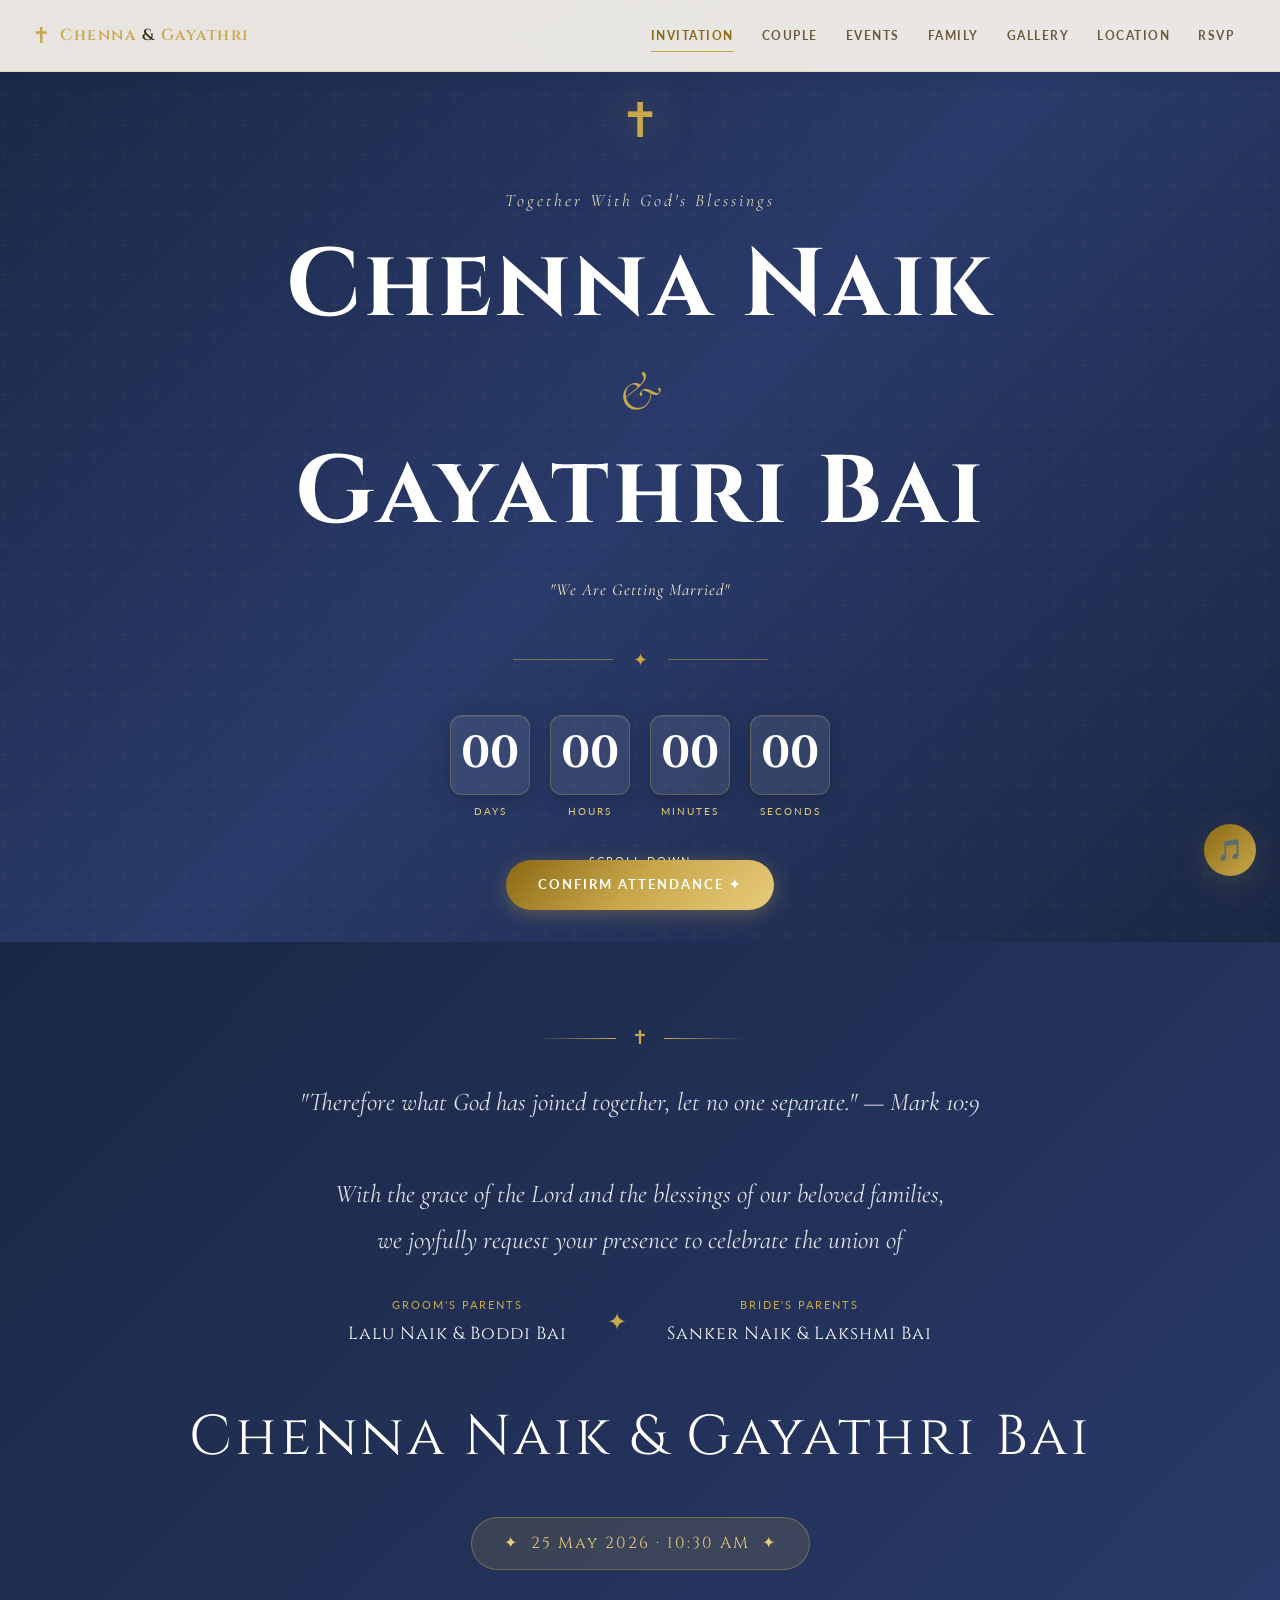
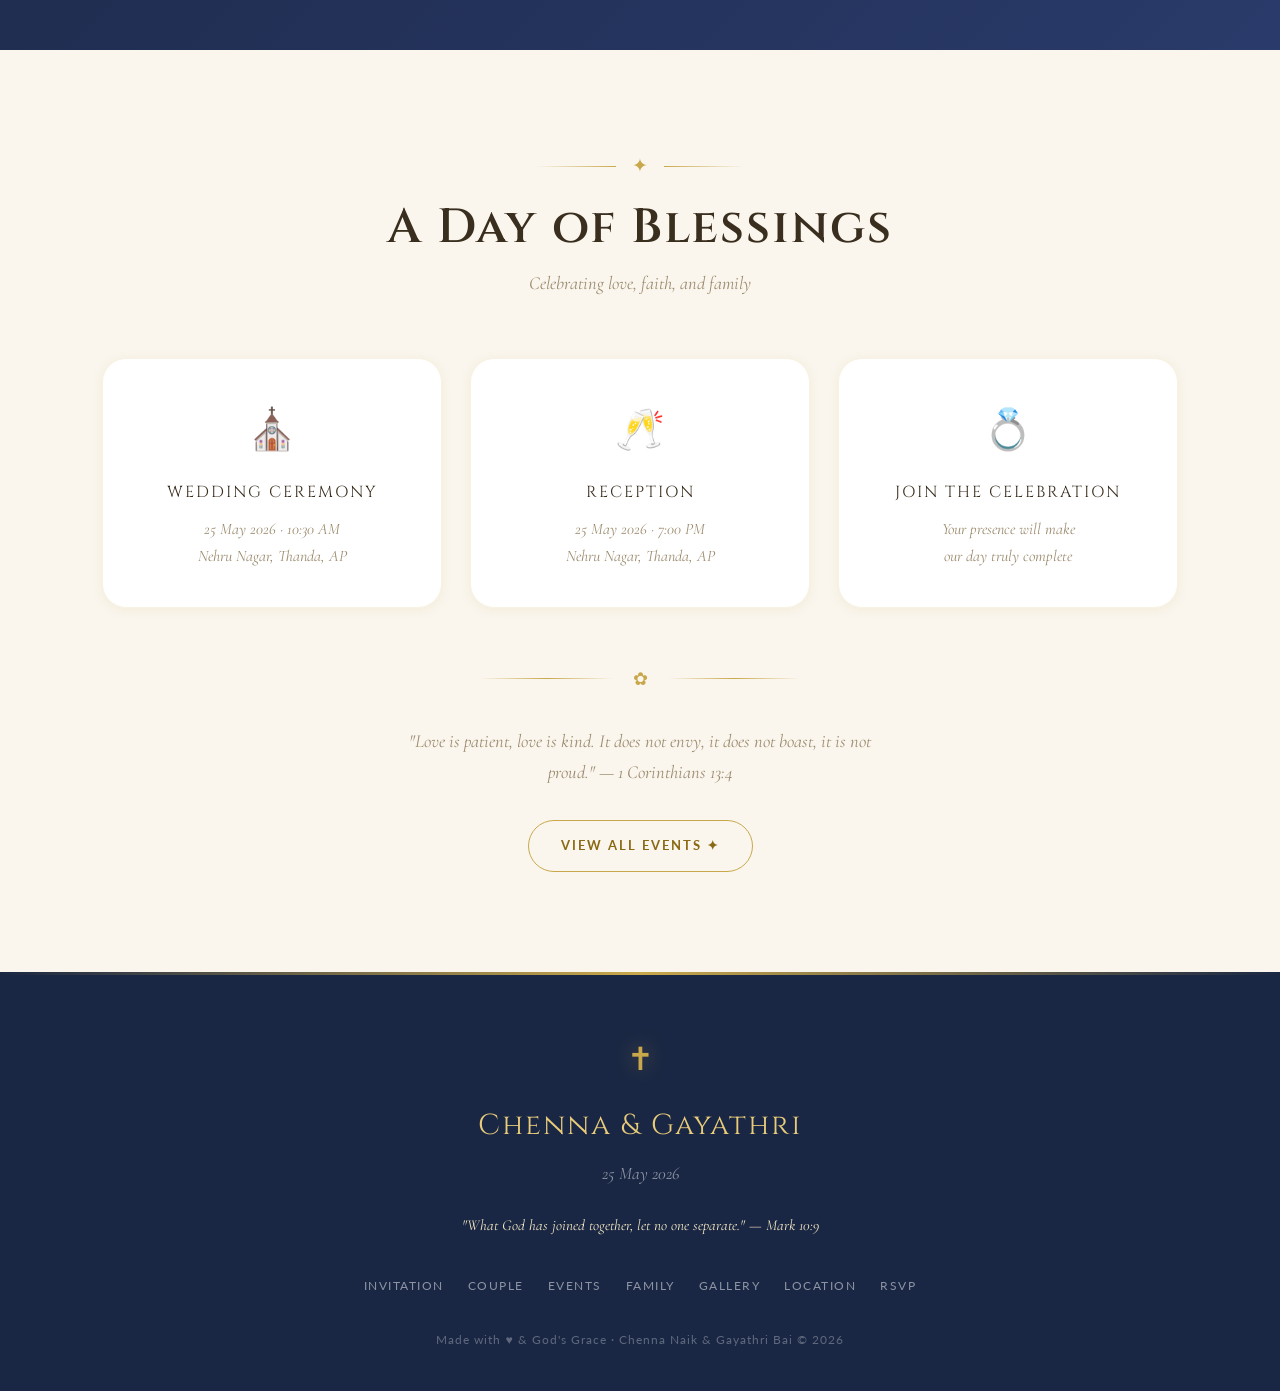
<file: wedding1/invitation.html>
<!DOCTYPE html>
<html lang="en">
<head>
  <meta charset="UTF-8" />
  <meta name="viewport" content="width=device-width, initial-scale=1.0" />
  <title>Chenna Naik & Gayathri Bai — Wedding Invitation</title>
  <link rel="stylesheet" href="css/style.css" />
  <link rel="icon" href="data:image/svg+xml,<svg xmlns='http://www.w3.org/2000/svg' viewBox='0 0 100 100'><text y='.9em' font-size='90'>✝</text></svg>" />
  <style>
    /* ── Page-specific extras ── */
    .blessing-grid {
      display: grid;
      grid-template-columns: repeat(auto-fit, minmax(280px, 1fr));
      gap: 28px;
    }
    .blessing-card {
      background: var(--white);
      border-radius: var(--radius-lg);
      padding: 36px 28px;
      text-align: center;
      box-shadow: var(--shadow-sm);
      border: 1px solid rgba(201,168,76,0.15);
      transition: var(--transition);
    }
    .blessing-card:hover { transform: translateY(-6px); box-shadow: var(--shadow-md); }
    .blessing-icon { font-size: 2.5rem; margin-bottom: 16px; color: var(--gold); }
    .blessing-title {
      font-family: var(--font-display);
      font-size: 1rem; letter-spacing: 2px; text-transform: uppercase;
      color: var(--text-dark); margin-bottom: 10px;
    }
    .blessing-text {
      font-family: var(--font-serif);
      font-size: 1rem; font-style: italic; color: var(--text-light);
    }
    .invite-banner {
      background: linear-gradient(135deg, var(--navy), #2A3A6A);
      padding: 80px 0; text-align: center;
    }
    .invite-banner-text {
      font-family: var(--font-serif);
      font-size: clamp(1.2rem, 3vw, 1.6rem);
      font-style: italic; color: rgba(255,255,255,0.85);
      max-width: 720px; margin: 0 auto 32px;
      line-height: 1.8;
    }
    .invite-parents-row {
      display: flex; flex-wrap: wrap; justify-content: center; gap: 40px;
      margin-bottom: 40px;
    }
    .invite-parent-block { text-align: center; }
    .invite-parent-label {
      font-family: var(--font-sans); font-size: 0.7rem;
      letter-spacing: 2px; text-transform: uppercase; color: var(--gold);
      margin-bottom: 6px;
    }
    .invite-parent-name {
      font-family: var(--font-display); font-size: 1.1rem;
      color: var(--white); letter-spacing: 1px;
    }
    .invite-date-badge {
      display: inline-flex; align-items: center; gap: 12px;
      background: rgba(201,168,76,0.15);
      border: 1px solid rgba(201,168,76,0.4);
      border-radius: 50px; padding: 12px 32px;
      margin-top: 32px;
    }
    .invite-date-badge span {
      font-family: var(--font-display);
      font-size: 1rem; letter-spacing: 2px; color: var(--gold-light);
    }
  </style>
</head>
<body>

<!-- Loading Screen -->
<div id="loader">
  <div class="loader-cross">✝</div>
  <div class="loader-text">Loading Invitation…</div>
</div>

<!-- Particles -->
<canvas id="particles-canvas"></canvas>

<!-- Background Music -->
<audio id="bg-music" loop preload="none">
  <!-- Add an MP3 URL here for background music -->
  <!-- <source src="music/wedding.mp3" type="audio/mpeg"> -->
</audio>

<!-- ══════════ NAVBAR ══════════ -->
<nav class="navbar">
  <a href="invitation.html" class="nav-brand">
    <span class="nav-brand-cross">✝</span>
    <div class="nav-brand-text"><span>Chenna</span> & <span>Gayathri</span></div>
  </a>

  <button class="nav-toggle" aria-label="Menu">
    <span></span><span></span><span></span>
  </button>

  <ul class="nav-menu">
    <li class="nav-item"><a href="invitation.html" class="nav-link">Invitation</a></li>
    <li class="nav-item"><a href="couple.html" class="nav-link">Couple</a></li>
    <li class="nav-item"><a href="events.html" class="nav-link">Events</a></li>
    <li class="nav-item"><a href="family.html" class="nav-link">Family</a></li>
    <li class="nav-item"><a href="gallery.html" class="nav-link">Gallery</a></li>
    <li class="nav-item"><a href="location.html" class="nav-link">Location</a></li>
    <li class="nav-item"><a href="rsvp.html" class="nav-link">RSVP</a></li>
  </ul>
</nav>

<!-- ══════════ HERO ══════════ -->
<section class="hero">
  <div class="hero-content">
    <span class="hero-cross">✝</span>
    <span class="hero-subtitle-top">Together With God's Blessings</span>

    <h1 class="hero-title">Chenna Naik</h1>
    <span class="hero-ampersand">&amp;</span>
    <span class="hero-title-bride">Gayathri Bai</span>

    <p class="hero-verse">"We Are Getting Married"</p>

    <div class="hero-divider">
      <span class="hero-divider-line"></span>
      <span class="hero-divider-icon">✦</span>
      <span class="hero-divider-line"></span>
    </div>

    <!-- Countdown Timer -->
    <div class="countdown">
      <div class="countdown-item">
        <div class="countdown-number" data-countdown="days">00</div>
        <div class="countdown-label">Days</div>
      </div>
      <div class="countdown-item">
        <div class="countdown-number" data-countdown="hours">00</div>
        <div class="countdown-label">Hours</div>
      </div>
      <div class="countdown-item">
        <div class="countdown-number" data-countdown="minutes">00</div>
        <div class="countdown-label">Minutes</div>
      </div>
      <div class="countdown-item">
        <div class="countdown-number" data-countdown="seconds">00</div>
        <div class="countdown-label">Seconds</div>
      </div>
    </div>

    <a href="rsvp.html" class="btn btn-primary">Confirm Attendance ✦</a>
  </div>

  <div class="scroll-hint">
    <span>Scroll Down</span>
    <span class="scroll-hint-arrow">▼</span>
  </div>
</section>

<!-- ══════════ INVITATION BANNER ══════════ -->
<section class="invite-banner">
  <div class="container">
    <div class="section-ornament" style="margin-bottom:24px;">
      <span class="section-ornament-line"></span>
      <span class="section-ornament-icon">✝</span>
      <span class="section-ornament-line right"></span>
    </div>

    <p class="invite-banner-text reveal">
      "Therefore what God has joined together, let no one separate." — Mark 10:9<br><br>
      With the grace of the Lord and the blessings of our beloved families,<br>
      we joyfully request your presence to celebrate the union of
    </p>

    <div class="invite-parents-row reveal">
      <div class="invite-parent-block">
        <div class="invite-parent-label">Groom's Parents</div>
        <div class="invite-parent-name">Lalu Naik &amp; Boddi Bai</div>
      </div>
      <div style="color:var(--gold);font-size:1.5rem;display:flex;align-items:center;">✦</div>
      <div class="invite-parent-block">
        <div class="invite-parent-label">Bride's Parents</div>
        <div class="invite-parent-name">Sanker Naik &amp; Lakshmi Bai</div>
      </div>
    </div>

    <div style="text-align:center;" class="reveal">
      <div style="font-family:var(--font-display);font-size:clamp(2rem,5vw,3.5rem);color:var(--white);letter-spacing:3px;">
        Chenna Naik &amp; Gayathri Bai
      </div>
      <div class="invite-date-badge">
        <span>✦</span>
        <span>25 May 2026  ·  10:30 AM</span>
        <span>✦</span>
      </div>
    </div>
  </div>
</section>

<!-- ══════════ BLESSINGS SECTION ══════════ -->
<section class="section">
  <div class="container">
    <div class="section-header">
      <div class="section-ornament">
        <span class="section-ornament-line"></span>
        <span class="section-ornament-icon">✦</span>
        <span class="section-ornament-line right"></span>
      </div>
      <h2 class="section-title">A Day of Blessings</h2>
      <p class="section-subtitle">Celebrating love, faith, and family</p>
    </div>

    <div class="blessing-grid stagger-children">
      <div class="blessing-card reveal">
        <div class="blessing-icon">⛪</div>
        <div class="blessing-title">Wedding Ceremony</div>
        <div class="blessing-text">25 May 2026 · 10:30 AM<br>Nehru Nagar, Thanda, AP</div>
      </div>
      <div class="blessing-card reveal">
        <div class="blessing-icon">🥂</div>
        <div class="blessing-title">Reception</div>
        <div class="blessing-text">25 May 2026 · 7:00 PM<br>Nehru Nagar, Thanda, AP</div>
      </div>
      <div class="blessing-card reveal">
        <div class="blessing-icon">💍</div>
        <div class="blessing-title">Join the Celebration</div>
        <div class="blessing-text">Your presence will make<br>our day truly complete</div>
      </div>
    </div>

    <div style="text-align:center;margin-top:56px;" class="reveal">
      <div class="gold-divider" style="max-width:320px;margin:0 auto 32px;">
        <span class="gold-divider-line"></span>
        <span class="gold-divider-icon">✿</span>
        <span class="gold-divider-line"></span>
      </div>
      <p style="font-family:var(--font-serif);font-size:1.15rem;font-style:italic;color:var(--text-light);max-width:500px;margin:0 auto 32px;">
        "Love is patient, love is kind. It does not envy, it does not boast, it is not proud." — 1 Corinthians 13:4
      </p>
      <a href="events.html" class="btn btn-outline">View All Events ✦</a>
    </div>
  </div>
</section>

<!-- ══════════ FOOTER ══════════ -->
<footer class="footer">
  <span class="footer-cross">✝</span>
  <div class="footer-names">Chenna &amp; Gayathri</div>
  <div class="footer-date">25 May 2026</div>
  <p class="footer-verse">"What God has joined together, let no one separate." — Mark 10:9</p>

  <ul class="footer-nav">
    <li><a href="invitation.html">Invitation</a></li>
    <li><a href="couple.html">Couple</a></li>
    <li><a href="events.html">Events</a></li>
    <li><a href="family.html">Family</a></li>
    <li><a href="gallery.html">Gallery</a></li>
    <li><a href="location.html">Location</a></li>
    <li><a href="rsvp.html">RSVP</a></li>
  </ul>

  <div class="footer-copy">Made with ♥ &amp; God's Grace · Chenna Naik &amp; Gayathri Bai © 2026</div>
</footer>

<!-- Music Toggle -->
<button id="music-btn" title="Play Music">🎵</button>

<script src="js/script.js"></script>
</body>
</html>
</file>
<file: css/style.css>
/* ============================================================
   PREMIUM CHRISTIAN WEDDING - Chenna Naik & Gayathri Bai
   Shared Design System CSS
   ============================================================ */

/* ── Google Fonts ── */
@import url('https://fonts.googleapis.com/css2?family=Cormorant+Garamond:ital,wght@0,300;0,400;0,600;0,700;1,300;1,400;1,600&family=EB+Garamond:ital,wght@0,400;0,500;1,400&family=Cinzel:wght@400;600;700&family=Lato:wght@300;400;700&display=swap');

/* ── CSS Variables ── */
:root {
  --gold:          #C9A84C;
  --gold-light:    #E8CC7A;
  --gold-pale:     #F5E9C4;
  --gold-dark:     #8B6914;
  --cream:         #FAF6EE;
  --cream-dark:    #F0E8D4;
  --white:         #FFFFFF;
  --blush:         #F2D9D9;
  --blush-deep:    #D4A0A0;
  --sage:          #B5C4B1;
  --navy:          #1A2744;
  --charcoal:      #2C2C2C;
  --text-dark:     #3A2E1E;
  --text-mid:      #6B5A3E;
  --text-light:    #9C8B6E;

  --font-display:  'Cinzel', serif;
  --font-serif:    'Cormorant Garamond', serif;
  --font-body:     'EB Garamond', serif;
  --font-sans:     'Lato', sans-serif;

  --shadow-sm:     0 2px 12px rgba(201,168,76,0.12);
  --shadow-md:     0 8px 32px rgba(201,168,76,0.18);
  --shadow-lg:     0 20px 60px rgba(201,168,76,0.22);
  --shadow-glow:   0 0 40px rgba(201,168,76,0.30);
  --transition:    all 0.4s cubic-bezier(0.25, 0.46, 0.45, 0.94);
  --radius:        16px;
  --radius-lg:     24px;
}

/* ── Reset & Base ── */
*, *::before, *::after { box-sizing: border-box; margin: 0; padding: 0; }

html { scroll-behavior: smooth; font-size: 16px; }

body {
  font-family: var(--font-body);
  background: var(--cream);
  color: var(--text-dark);
  line-height: 1.7;
  overflow-x: hidden;
}

/* ── Loading Screen ── */
#loader {
  position: fixed; inset: 0;
  background: var(--navy);
  display: flex; flex-direction: column;
  align-items: center; justify-content: center;
  z-index: 9999;
  transition: opacity 0.8s ease, visibility 0.8s ease;
}
#loader.hidden { opacity: 0; visibility: hidden; pointer-events: none; }

.loader-cross {
  width: 60px; height: 60px;
  position: relative; margin-bottom: 24px;
}
.loader-cross::before {
  content: '✝';
  font-size: 60px; color: var(--gold);
  animation: crossGlow 1.5s ease-in-out infinite alternate;
}
@keyframes crossGlow {
  from { text-shadow: 0 0 10px var(--gold); opacity: 0.7; }
  to   { text-shadow: 0 0 30px var(--gold-light), 0 0 60px var(--gold); opacity: 1; }
}
.loader-text {
  font-family: var(--font-display);
  color: var(--gold-light); font-size: 1.1rem;
  letter-spacing: 4px; text-transform: uppercase;
  animation: pulse 1.5s ease-in-out infinite;
}
@keyframes pulse { 0%,100%{opacity:0.5} 50%{opacity:1} }

/* ── Floating Particles ── */
#particles-canvas {
  position: fixed; inset: 0;
  pointer-events: none; z-index: 0;
}

/* ── Navigation ── */
.navbar {
  position: fixed; top: 0; left: 0; right: 0;
  z-index: 1000;
  padding: 0 2rem;
  height: 72px;
  display: flex; align-items: center; justify-content: space-between;
  background: rgba(250,246,238,0.92);
  backdrop-filter: blur(20px);
  -webkit-backdrop-filter: blur(20px);
  border-bottom: 1px solid rgba(201,168,76,0.2);
  box-shadow: 0 2px 20px rgba(0,0,0,0.06);
  transition: var(--transition);
}
.navbar.scrolled {
  background: rgba(250,246,238,0.98);
  box-shadow: var(--shadow-md);
}

.nav-brand {
  display: flex; align-items: center; gap: 10px;
  text-decoration: none;
}
.nav-brand-cross { font-size: 1.4rem; color: var(--gold); }
.nav-brand-text {
  font-family: var(--font-display);
  font-size: 1rem; font-weight: 600;
  color: var(--text-dark); letter-spacing: 1.5px;
  line-height: 1.2;
}
.nav-brand-text span { color: var(--gold); }

.nav-menu {
  display: flex; align-items: center; gap: 0;
  list-style: none;
}
.nav-item { position: relative; }

.nav-link {
  display: block;
  padding: 8px 14px;
  font-family: var(--font-sans);
  font-size: 0.78rem; font-weight: 700;
  letter-spacing: 1.5px; text-transform: uppercase;
  color: var(--text-mid);
  text-decoration: none;
  transition: var(--transition);
  position: relative;
}
.nav-link::after {
  content: '';
  position: absolute; bottom: 2px; left: 14px; right: 14px;
  height: 1.5px; background: var(--gold);
  transform: scaleX(0); transform-origin: center;
  transition: transform 0.3s ease;
}
.nav-link:hover, .nav-link.active { color: var(--gold-dark); }
.nav-link:hover::after, .nav-link.active::after { transform: scaleX(1); }

.nav-toggle {
  display: none;
  flex-direction: column; gap: 5px;
  cursor: pointer; background: none; border: none; padding: 6px;
}
.nav-toggle span {
  display: block; width: 24px; height: 2px;
  background: var(--text-dark);
  transition: var(--transition);
}
.nav-toggle.open span:nth-child(1) { transform: translateY(7px) rotate(45deg); }
.nav-toggle.open span:nth-child(2) { opacity: 0; }
.nav-toggle.open span:nth-child(3) { transform: translateY(-7px) rotate(-45deg); }

/* ── Layout ── */
.container {
  max-width: 1140px;
  margin: 0 auto;
  padding: 0 2rem;
}

.section {
  padding: 100px 0;
  position: relative;
}
.section-alt { background: var(--cream-dark); }

/* ── Section Titles ── */
.section-header {
  text-align: center;
  margin-bottom: 60px;
}
.section-ornament {
  display: flex; align-items: center; justify-content: center; gap: 16px;
  margin-bottom: 16px;
}
.section-ornament-line {
  flex: 1; max-width: 80px; height: 1px;
  background: linear-gradient(90deg, transparent, var(--gold));
}
.section-ornament-line.right {
  background: linear-gradient(90deg, var(--gold), transparent);
}
.section-ornament-icon { color: var(--gold); font-size: 1.2rem; }

.section-title {
  font-family: var(--font-display);
  font-size: clamp(2rem, 4vw, 3rem);
  font-weight: 600; color: var(--text-dark);
  letter-spacing: 2px;
  line-height: 1.2;
  margin-bottom: 12px;
}
.section-subtitle {
  font-family: var(--font-serif);
  font-size: 1.15rem; font-style: italic;
  color: var(--text-light);
  line-height: 1.6;
}

/* ── Hero ── */
.hero {
  min-height: 100vh;
  display: flex; align-items: center; justify-content: center;
  position: relative;
  background: linear-gradient(135deg, var(--navy) 0%, #2A3A6A 50%, var(--navy) 100%);
  overflow: hidden;
}
.hero::before {
  content: '';
  position: absolute; inset: 0;
  background: url("data:image/svg+xml,%3Csvg width='60' height='60' viewBox='0 0 60 60' xmlns='http://www.w3.org/2000/svg'%3E%3Cg fill='none' fill-rule='evenodd'%3E%3Cg fill='%23C9A84C' fill-opacity='0.04'%3E%3Cpath d='M36 34v-4h-2v4h-4v2h4v4h2v-4h4v-2h-4zm0-30V0h-2v4h-4v2h4v4h2V6h4V4h-4zM6 34v-4H4v4H0v2h4v4h2v-4h4v-2H6zM6 4V0H4v4H0v2h4v4h2V6h4V4H6z'/%3E%3C/g%3E%3C/g%3E%3C/svg%3E");
}
.hero-content {
  text-align: center; position: relative; z-index: 1;
  padding: 80px 2rem 2rem;
}
.hero-cross {
  font-size: 3rem; color: var(--gold);
  display: block; margin-bottom: 24px;
  animation: floatCross 3s ease-in-out infinite;
  filter: drop-shadow(0 0 20px rgba(201,168,76,0.5));
}
@keyframes floatCross {
  0%,100%{transform:translateY(0)} 50%{transform:translateY(-10px)}
}
.hero-subtitle-top {
  font-family: var(--font-serif);
  font-size: 1.1rem; font-style: italic; font-weight: 300;
  color: var(--gold-pale); letter-spacing: 3px;
  display: block; margin-bottom: 20px;
  opacity: 0; animation: fadeInUp 1s ease 0.3s forwards;
}
.hero-title {
  font-family: var(--font-display);
  font-size: clamp(3rem, 8vw, 6rem);
  font-weight: 700; color: var(--white);
  letter-spacing: 3px; line-height: 1.05;
  margin-bottom: 8px;
  opacity: 0; animation: fadeInUp 1s ease 0.5s forwards;
}
.hero-title .gold { color: var(--gold-light); }
.hero-ampersand {
  font-family: var(--font-serif);
  font-size: clamp(2rem, 5vw, 3.5rem);
  font-style: italic; font-weight: 300;
  color: var(--gold); display: block;
  margin: 4px 0;
  opacity: 0; animation: fadeInUp 1s ease 0.7s forwards;
}
.hero-title-bride {
  font-family: var(--font-display);
  font-size: clamp(3rem, 8vw, 6rem);
  font-weight: 700; color: var(--white);
  letter-spacing: 3px; line-height: 1.05;
  display: block; margin-bottom: 32px;
  opacity: 0; animation: fadeInUp 1s ease 0.9s forwards;
}
.hero-verse {
  font-family: var(--font-serif);
  font-size: 1.05rem; font-style: italic;
  color: var(--gold-pale); letter-spacing: 1px;
  max-width: 480px; margin: 0 auto 40px;
  opacity: 0; animation: fadeInUp 1s ease 1.1s forwards;
}
.hero-divider {
  display: flex; align-items: center; gap: 20px;
  justify-content: center; margin-bottom: 40px;
  opacity: 0; animation: fadeInUp 1s ease 1.3s forwards;
}
.hero-divider-line { flex: 1; max-width: 100px; height: 1px; background: var(--gold); opacity: 0.5; }
.hero-divider-icon { color: var(--gold); font-size: 1.1rem; }

/* ── Countdown ── */
.countdown {
  display: flex; gap: 20px; justify-content: center; flex-wrap: wrap;
  margin-bottom: 40px;
  opacity: 0; animation: fadeInUp 1s ease 1.5s forwards;
}
.countdown-item {
  display: flex; flex-direction: column; align-items: center;
  min-width: 80px;
}
.countdown-number {
  font-family: var(--font-display);
  font-size: 2.8rem; font-weight: 700;
  color: var(--white); line-height: 1;
  background: rgba(255,255,255,0.08);
  border: 1px solid rgba(201,168,76,0.3);
  border-radius: 12px;
  width: 80px; height: 80px;
  display: flex; align-items: center; justify-content: center;
  box-shadow: 0 4px 20px rgba(0,0,0,0.2), inset 0 1px 0 rgba(255,255,255,0.1);
}
.countdown-label {
  font-family: var(--font-sans);
  font-size: 0.65rem; letter-spacing: 2px; text-transform: uppercase;
  color: var(--gold-light); margin-top: 8px;
}

/* ── Scroll Hint ── */
.scroll-hint {
  position: absolute; bottom: 32px; left: 50%; transform: translateX(-50%);
  display: flex; flex-direction: column; align-items: center; gap: 8px;
  color: var(--gold-pale); font-size: 0.7rem;
  letter-spacing: 2px; text-transform: uppercase;
  font-family: var(--font-sans);
  animation: bounce 2s ease-in-out infinite;
}
.scroll-hint-arrow { font-size: 1.2rem; color: var(--gold); }
@keyframes bounce { 0%,100%{transform:translateX(-50%) translateY(0)} 50%{transform:translateX(-50%) translateY(6px)} }

/* ── Cards ── */
.card {
  background: var(--white);
  border-radius: var(--radius-lg);
  padding: 40px;
  box-shadow: var(--shadow-md);
  border: 1px solid rgba(201,168,76,0.15);
  transition: var(--transition);
  position: relative; overflow: hidden;
}
.card::before {
  content: '';
  position: absolute; top: 0; left: 0; right: 0;
  height: 3px;
  background: linear-gradient(90deg, var(--gold-dark), var(--gold-light), var(--gold-dark));
}
.card:hover {
  transform: translateY(-6px);
  box-shadow: var(--shadow-lg);
}

/* Glassmorphism card */
.card-glass {
  background: rgba(255,255,255,0.6);
  backdrop-filter: blur(20px);
  -webkit-backdrop-filter: blur(20px);
  border: 1px solid rgba(255,255,255,0.8);
  border-radius: var(--radius-lg);
  box-shadow: var(--shadow-md);
}

/* ── Event Cards ── */
.event-card {
  background: var(--white);
  border-radius: var(--radius-lg);
  overflow: hidden;
  box-shadow: var(--shadow-md);
  border: 1px solid rgba(201,168,76,0.15);
  transition: var(--transition);
  position: relative;
}
.event-card:hover { transform: translateY(-8px); box-shadow: var(--shadow-lg); }
.event-card-header {
  background: linear-gradient(135deg, var(--navy), #2A3A6A);
  padding: 32px;
  text-align: center; position: relative;
}
.event-card-icon {
  font-size: 2.5rem; color: var(--gold);
  display: block; margin-bottom: 12px;
  filter: drop-shadow(0 0 8px rgba(201,168,76,0.4));
}
.event-card-title {
  font-family: var(--font-display);
  font-size: 1.3rem; color: var(--white);
  letter-spacing: 2px;
}
.event-card-body {
  padding: 28px 32px;
}
.event-detail {
  display: flex; align-items: center; gap: 14px;
  padding: 10px 0;
  border-bottom: 1px solid var(--cream-dark);
  font-family: var(--font-serif);
  font-size: 1.05rem;
}
.event-detail:last-child { border-bottom: none; }
.event-detail-icon { color: var(--gold); font-size: 1rem; width: 20px; text-align: center; }
.event-detail-label { color: var(--text-light); font-size: 0.9rem; }
.event-detail-value { color: var(--text-dark); font-weight: 600; margin-left: auto; }

/* ── Family Cards ── */
.family-card {
  background: var(--white);
  border-radius: var(--radius-lg);
  padding: 48px 36px;
  text-align: center;
  box-shadow: var(--shadow-md);
  border: 1px solid rgba(201,168,76,0.15);
  transition: var(--transition);
  position: relative; overflow: hidden;
}
.family-card:hover { transform: translateY(-8px); box-shadow: var(--shadow-lg); }
.family-card-badge {
  display: inline-flex; align-items: center; gap: 8px;
  background: linear-gradient(135deg, var(--gold-dark), var(--gold));
  color: var(--white);
  font-family: var(--font-sans); font-size: 0.7rem;
  letter-spacing: 2px; text-transform: uppercase; font-weight: 700;
  padding: 6px 16px; border-radius: 20px;
  margin-bottom: 24px;
}
.family-card-avatar {
  width: 90px; height: 90px; border-radius: 50%;
  background: linear-gradient(135deg, var(--gold-pale), var(--blush));
  display: flex; align-items: center; justify-content: center;
  margin: 0 auto 20px;
  font-size: 2.2rem; color: var(--gold-dark);
  box-shadow: 0 4px 20px rgba(201,168,76,0.2);
  border: 3px solid rgba(201,168,76,0.3);
}
.family-card-name {
  font-family: var(--font-display);
  font-size: 1.4rem; font-weight: 600;
  color: var(--text-dark); letter-spacing: 1px;
  margin-bottom: 6px;
}
.family-card-role {
  font-family: var(--font-serif);
  font-size: 1rem; font-style: italic;
  color: var(--text-light);
}
.family-card-divider {
  width: 60px; height: 1px;
  background: linear-gradient(90deg, transparent, var(--gold), transparent);
  margin: 20px auto;
}

/* ── Gallery ── */
.gallery-grid {
  display: grid;
  grid-template-columns: repeat(auto-fill, minmax(260px, 1fr));
  gap: 20px;
}
.gallery-item {
  border-radius: var(--radius);
  overflow: hidden;
  position: relative;
  aspect-ratio: 4/3;
  cursor: pointer;
  box-shadow: var(--shadow-sm);
  background: var(--cream-dark);
}
.gallery-item img {
  width: 100%; height: 100%;
  object-fit: cover;
  transition: transform 0.6s ease;
}
.gallery-item:hover img { transform: scale(1.08); }
.gallery-item-overlay {
  position: absolute; inset: 0;
  background: linear-gradient(0deg, rgba(26,39,68,0.7) 0%, transparent 60%);
  opacity: 0; transition: var(--transition);
  display: flex; align-items: flex-end; justify-content: center;
  padding: 20px;
}
.gallery-item:hover .gallery-item-overlay { opacity: 1; }
.gallery-item-icon {
  color: var(--gold-light); font-size: 2rem;
  transform: translateY(10px); transition: var(--transition);
}
.gallery-item:hover .gallery-item-icon { transform: translateY(0); }

/* Lightbox */
.lightbox {
  position: fixed; inset: 0; z-index: 2000;
  background: rgba(0,0,0,0.95);
  display: flex; align-items: center; justify-content: center;
  opacity: 0; visibility: hidden; transition: var(--transition);
}
.lightbox.active { opacity: 1; visibility: visible; }
.lightbox-img {
  max-width: 90vw; max-height: 85vh;
  border-radius: 8px; box-shadow: 0 0 80px rgba(201,168,76,0.3);
}
.lightbox-close {
  position: absolute; top: 24px; right: 24px;
  color: var(--white); font-size: 2rem; cursor: pointer;
  background: rgba(255,255,255,0.1); border: none;
  width: 48px; height: 48px; border-radius: 50%;
  display: flex; align-items: center; justify-content: center;
  transition: var(--transition);
}
.lightbox-close:hover { background: var(--gold); }

/* ── Buttons ── */
.btn {
  display: inline-flex; align-items: center; gap: 10px;
  padding: 14px 32px;
  font-family: var(--font-sans);
  font-size: 0.8rem; font-weight: 700;
  letter-spacing: 2px; text-transform: uppercase;
  border-radius: 50px; border: none; cursor: pointer;
  text-decoration: none;
  transition: var(--transition);
  position: relative; overflow: hidden;
}
.btn::before {
  content: ''; position: absolute; inset: 0;
  background: rgba(255,255,255,0.1);
  transform: scaleX(0); transform-origin: left;
  transition: transform 0.4s ease;
}
.btn:hover::before { transform: scaleX(1); }

.btn-primary {
  background: linear-gradient(135deg, var(--gold-dark), var(--gold), var(--gold-light));
  color: var(--white);
  box-shadow: 0 4px 20px rgba(201,168,76,0.35);
}
.btn-primary:hover { transform: translateY(-2px); box-shadow: 0 8px 30px rgba(201,168,76,0.5); }

.btn-outline {
  background: transparent;
  color: var(--gold-dark);
  border: 1.5px solid var(--gold);
}
.btn-outline:hover { background: var(--gold); color: var(--white); }

/* ── Form ── */
.form-group {
  margin-bottom: 24px;
}
.form-label {
  display: block;
  font-family: var(--font-sans);
  font-size: 0.75rem; font-weight: 700;
  letter-spacing: 1.5px; text-transform: uppercase;
  color: var(--text-mid); margin-bottom: 8px;
}
.input-field {
  width: 100%;
  padding: 14px 18px;
  font-family: var(--font-body); font-size: 1rem;
  color: var(--text-dark);
  background: var(--cream);
  border: 1.5px solid rgba(201,168,76,0.25);
  border-radius: 10px;
  transition: var(--transition);
  outline: none;
}
.input-field:focus {
  border-color: var(--gold);
  background: var(--white);
  box-shadow: 0 0 0 4px rgba(201,168,76,0.1);
}
.input-field::placeholder { color: var(--text-light); }

select.input-field { cursor: pointer; }
textarea.input-field { resize: vertical; min-height: 130px; }

.submit-btn {
  width: 100%;
  padding: 16px;
  font-family: var(--font-sans);
  font-size: 0.85rem; font-weight: 700;
  letter-spacing: 2.5px; text-transform: uppercase;
  color: var(--white);
  background: linear-gradient(135deg, var(--navy), #2A3A6A);
  border: none; border-radius: 10px; cursor: pointer;
  transition: var(--transition);
  position: relative; overflow: hidden;
}
.submit-btn::after {
  content: '';
  position: absolute; inset: 0;
  background: linear-gradient(135deg, var(--gold-dark), var(--gold));
  opacity: 0; transition: opacity 0.4s ease;
}
.submit-btn:hover::after { opacity: 1; }
.submit-btn span { position: relative; z-index: 1; }

/* ── Gold Divider ── */
.gold-divider {
  display: flex; align-items: center; gap: 20px;
  margin: 32px 0;
}
.gold-divider-line { flex: 1; height: 1px; background: linear-gradient(90deg, transparent, var(--gold), transparent); }
.gold-divider-icon { color: var(--gold); font-size: 1.1rem; }

/* ── Footer ── */
.footer {
  background: var(--navy);
  color: rgba(255,255,255,0.7);
  text-align: center;
  padding: 60px 2rem 40px;
  position: relative; overflow: hidden;
}
.footer::before {
  content: '';
  position: absolute; top: 0; left: 0; right: 0; height: 3px;
  background: linear-gradient(90deg, transparent, var(--gold), transparent);
}
.footer-cross {
  font-size: 2rem; color: var(--gold);
  display: block; margin-bottom: 16px;
  filter: drop-shadow(0 0 10px rgba(201,168,76,0.4));
}
.footer-names {
  font-family: var(--font-display);
  font-size: 1.8rem; color: var(--gold-light);
  letter-spacing: 2px; margin-bottom: 8px;
}
.footer-date {
  font-family: var(--font-serif);
  font-size: 1.1rem; font-style: italic;
  color: rgba(255,255,255,0.5); margin-bottom: 24px;
}
.footer-verse {
  font-family: var(--font-serif);
  font-size: 0.95rem; font-style: italic;
  color: var(--gold-pale); max-width: 400px;
  margin: 0 auto 32px;
}
.footer-nav {
  display: flex; flex-wrap: wrap; justify-content: center; gap: 8px 24px;
  margin-bottom: 32px; list-style: none;
}
.footer-nav a {
  font-family: var(--font-sans);
  font-size: 0.75rem; letter-spacing: 1.5px; text-transform: uppercase;
  color: rgba(255,255,255,0.5); text-decoration: none;
  transition: color 0.3s;
}
.footer-nav a:hover { color: var(--gold-light); }
.footer-copy {
  font-family: var(--font-sans);
  font-size: 0.75rem; color: rgba(255,255,255,0.3);
  letter-spacing: 1px;
}

/* ── Music Toggle ── */
#music-btn {
  position: fixed; bottom: 24px; right: 24px; z-index: 500;
  width: 52px; height: 52px; border-radius: 50%;
  background: linear-gradient(135deg, var(--gold-dark), var(--gold));
  border: none; cursor: pointer;
  display: flex; align-items: center; justify-content: center;
  font-size: 1.3rem; color: var(--white);
  box-shadow: var(--shadow-md);
  transition: var(--transition);
}
#music-btn:hover { transform: scale(1.1); box-shadow: var(--shadow-glow); }

/* ── Animations ── */
@keyframes fadeInUp {
  from { opacity: 0; transform: translateY(30px); }
  to   { opacity: 1; transform: translateY(0); }
}
@keyframes fadeIn {
  from { opacity: 0; } to { opacity: 1; }
}
@keyframes slideInLeft {
  from { opacity: 0; transform: translateX(-40px); }
  to   { opacity: 1; transform: translateX(0); }
}
@keyframes slideInRight {
  from { opacity: 0; transform: translateX(40px); }
  to   { opacity: 1; transform: translateX(0); }
}

/* Scroll-triggered reveal */
.reveal {
  opacity: 0; transform: translateY(40px);
  transition: opacity 0.7s ease, transform 0.7s ease;
}
.reveal.visible { opacity: 1; transform: translateY(0); }
.reveal-left { opacity:0; transform: translateX(-40px); transition: opacity 0.7s ease, transform 0.7s ease; }
.reveal-left.visible { opacity:1; transform: translateX(0); }
.reveal-right { opacity:0; transform: translateX(40px); transition: opacity 0.7s ease, transform 0.7s ease; }
.reveal-right.visible { opacity:1; transform: translateX(0); }

/* Stagger children */
.stagger-children .reveal:nth-child(1) { transition-delay: 0.05s; }
.stagger-children .reveal:nth-child(2) { transition-delay: 0.15s; }
.stagger-children .reveal:nth-child(3) { transition-delay: 0.25s; }
.stagger-children .reveal:nth-child(4) { transition-delay: 0.35s; }
.stagger-children .reveal:nth-child(5) { transition-delay: 0.45s; }
.stagger-children .reveal:nth-child(6) { transition-delay: 0.55s; }

/* ── Couple Page ── */
.couple-hero {
  background: linear-gradient(135deg, var(--navy) 0%, #2A3A6A 100%);
  padding: 140px 0 80px;
  text-align: center;
}
.couple-photos {
  display: flex; justify-content: center; gap: 40px;
  flex-wrap: wrap; margin-top: 60px;
}
.photo-frame {
  position: relative; display: inline-block;
}
.photo-circle {
  width: 220px; height: 220px;
  border-radius: 50%;
  overflow: hidden;
  border: 5px solid var(--gold);
  box-shadow: 0 0 40px rgba(201,168,76,0.3);
  background: linear-gradient(135deg, var(--cream-dark), var(--blush));
  display: flex; align-items: center; justify-content: center;
  font-size: 4rem; color: var(--text-light);
  transition: var(--transition);
}
.photo-circle:hover { transform: scale(1.05); box-shadow: var(--shadow-glow); }
.photo-circle img { width:100%;height:100%;object-fit:cover; }
.photo-label {
  font-family: var(--font-display);
  font-size: 1rem; letter-spacing: 2px; color: var(--gold-light);
  text-align: center; margin-top: 16px;
  text-transform: uppercase;
}

.polaroid {
  background: var(--white);
  padding: 16px 16px 48px;
  box-shadow: 0 8px 32px rgba(0,0,0,0.15);
  transform: rotate(-3deg);
  transition: var(--transition);
  display: inline-block;
}
.polaroid:nth-child(2) { transform: rotate(2deg); }
.polaroid:hover { transform: rotate(0deg) scale(1.05); z-index: 2; }
.polaroid-inner {
  width: 200px; height: 200px; overflow: hidden;
  background: linear-gradient(135deg, var(--cream-dark), var(--blush));
  display: flex; align-items: center; justify-content: center;
  font-size: 3rem; color: var(--text-light);
}
.polaroid-caption {
  font-family: var(--font-serif);
  font-size: 0.95rem; font-style: italic;
  color: var(--text-mid); text-align: center;
  margin-top: 10px;
}

.timeline { position: relative; padding: 40px 0; }
.timeline::before {
  content: ''; position: absolute; left: 50%; top: 0; bottom: 0;
  width: 2px; background: linear-gradient(180deg, var(--gold), var(--blush-deep), var(--gold));
  transform: translateX(-50%);
}
.timeline-item {
  display: grid; grid-template-columns: 1fr auto 1fr;
  gap: 24px; align-items: center;
  margin-bottom: 48px;
}
.timeline-content {
  background: var(--white);
  border-radius: var(--radius);
  padding: 24px;
  box-shadow: var(--shadow-sm);
  border: 1px solid rgba(201,168,76,0.15);
}
.timeline-item:nth-child(odd) .timeline-content { text-align: right; }
.timeline-dot {
  width: 48px; height: 48px; border-radius: 50%;
  background: linear-gradient(135deg, var(--gold-dark), var(--gold));
  display: flex; align-items: center; justify-content: center;
  color: var(--white); font-size: 1.2rem;
  box-shadow: 0 0 20px rgba(201,168,76,0.4);
  z-index: 1;
}
.timeline-title {
  font-family: var(--font-display);
  font-size: 1rem; letter-spacing: 1px; color: var(--gold-dark);
  margin-bottom: 6px;
}
.timeline-text {
  font-family: var(--font-serif);
  font-size: 0.95rem; color: var(--text-mid);
}

/* ── Location Page ── */
.map-container {
  border-radius: var(--radius-lg); overflow: hidden;
  box-shadow: var(--shadow-lg);
  border: 3px solid rgba(201,168,76,0.3);
  height: 450px;
}
.map-container iframe { width:100%;height:100%;border:none; }

.qr-section {
  text-align: center;
  padding: 48px;
}
#qr-code { display: inline-block; padding: 20px; background: var(--white); border-radius: 16px; box-shadow: var(--shadow-md); }
.qr-text {
  font-family: var(--font-display);
  font-size: 1rem; letter-spacing: 3px; text-transform: uppercase;
  color: var(--text-mid); margin-top: 16px;
}

/* ── RSVP Success ── */
.success-message {
  background: linear-gradient(135deg, #d4edda, #c3e6cb);
  border: 1px solid #28a745;
  color: #155724;
  padding: 20px; border-radius: 10px;
  text-align: center; margin-top: 20px;
  display: none;
}
.success-message.show { display: block; animation: fadeInUp 0.5s ease; }

/* ── Page Hero (inner pages) ── */
.page-hero {
  background: linear-gradient(135deg, var(--navy), #2A3A6A);
  padding: 130px 0 70px;
  text-align: center;
  position: relative; overflow: hidden;
}
.page-hero::before {
  content: '';
  position: absolute; inset: 0;
  background: url("data:image/svg+xml,%3Csvg width='40' height='40' viewBox='0 0 40 40' xmlns='http://www.w3.org/2000/svg'%3E%3Cg fill='%23C9A84C' fill-opacity='0.05'%3E%3Cpath d='M20 20.5V18H0v5h20v20.5h2V23h20v-5H22V20.5h-2z'/%3E%3C/g%3E%3C/svg%3E");
}
.page-hero-title {
  font-family: var(--font-display);
  font-size: clamp(2.5rem, 6vw, 4.5rem);
  font-weight: 700; color: var(--white);
  letter-spacing: 3px; position: relative;
}
.page-hero-sub {
  font-family: var(--font-serif);
  font-size: 1.1rem; font-style: italic;
  color: var(--gold-pale); margin-top: 12px;
  position: relative;
}
.page-hero-cross {
  font-size: 2rem; color: var(--gold);
  display: block; margin-bottom: 20px;
  position: relative;
}

/* ── Responsive ── */
@media (max-width: 900px) {
  .nav-menu {
    position: fixed; top: 72px; left: 0; right: 0; bottom: 0;
    background: var(--cream);
    flex-direction: column; align-items: center; justify-content: center;
    gap: 8px;
    transform: translateX(100%);
    transition: transform 0.4s ease;
    z-index: 999;
  }
  .nav-menu.open { transform: translateX(0); }
  .nav-link { font-size: 1rem; padding: 12px 24px; }
  .nav-toggle { display: flex; }

  .timeline::before { left: 24px; }
  .timeline-item { grid-template-columns: auto 1fr; }
  .timeline-item:nth-child(odd) .timeline-content { text-align: left; }
  .timeline-dot { order: -1; }
  .timeline-content:first-child { display: none; }
}
@media (max-width: 600px) {
  .section { padding: 70px 0; }
  .card { padding: 24px; }
  .family-card { padding: 32px 20px; }
  .countdown-number { width: 64px; height: 64px; font-size: 2rem; }
  .couple-photos { gap: 20px; }
  .photo-circle { width: 160px; height: 160px; }
  .hero-title, .hero-title-bride { font-size: clamp(2.2rem, 10vw, 3.5rem); }
}
</file>
<file: wedding1/css/style.css>
/* ============================================================
   PREMIUM CHRISTIAN WEDDING - Chenna Naik & Gayathri Bai
   Shared Design System CSS
   ============================================================ */

/* ── Google Fonts ── */
@import url('https://fonts.googleapis.com/css2?family=Cormorant+Garamond:ital,wght@0,300;0,400;0,600;0,700;1,300;1,400;1,600&family=EB+Garamond:ital,wght@0,400;0,500;1,400&family=Cinzel:wght@400;600;700&family=Lato:wght@300;400;700&display=swap');

/* ── CSS Variables ── */
:root {
  --gold:          #C9A84C;
  --gold-light:    #E8CC7A;
  --gold-pale:     #F5E9C4;
  --gold-dark:     #8B6914;
  --cream:         #FAF6EE;
  --cream-dark:    #F0E8D4;
  --white:         #FFFFFF;
  --blush:         #F2D9D9;
  --blush-deep:    #D4A0A0;
  --sage:          #B5C4B1;
  --navy:          #1A2744;
  --charcoal:      #2C2C2C;
  --text-dark:     #3A2E1E;
  --text-mid:      #6B5A3E;
  --text-light:    #9C8B6E;

  --font-display:  'Cinzel', serif;
  --font-serif:    'Cormorant Garamond', serif;
  --font-body:     'EB Garamond', serif;
  --font-sans:     'Lato', sans-serif;

  --shadow-sm:     0 2px 12px rgba(201,168,76,0.12);
  --shadow-md:     0 8px 32px rgba(201,168,76,0.18);
  --shadow-lg:     0 20px 60px rgba(201,168,76,0.22);
  --shadow-glow:   0 0 40px rgba(201,168,76,0.30);
  --transition:    all 0.4s cubic-bezier(0.25, 0.46, 0.45, 0.94);
  --radius:        16px;
  --radius-lg:     24px;
}

/* ── Reset & Base ── */
*, *::before, *::after { box-sizing: border-box; margin: 0; padding: 0; }

html { scroll-behavior: smooth; font-size: 16px; }

body {
  font-family: var(--font-body);
  background: var(--cream);
  color: var(--text-dark);
  line-height: 1.7;
  overflow-x: hidden;
}

/* ── Loading Screen ── */
#loader {
  position: fixed; inset: 0;
  background: var(--navy);
  display: flex; flex-direction: column;
  align-items: center; justify-content: center;
  z-index: 9999;
  transition: opacity 0.8s ease, visibility 0.8s ease;
}
#loader.hidden { opacity: 0; visibility: hidden; pointer-events: none; }

.loader-cross {
  width: 60px; height: 60px;
  position: relative; margin-bottom: 24px;
}
.loader-cross::before {
  content: '✝';
  font-size: 60px; color: var(--gold);
  animation: crossGlow 1.5s ease-in-out infinite alternate;
}
@keyframes crossGlow {
  from { text-shadow: 0 0 10px var(--gold); opacity: 0.7; }
  to   { text-shadow: 0 0 30px var(--gold-light), 0 0 60px var(--gold); opacity: 1; }
}
.loader-text {
  font-family: var(--font-display);
  color: var(--gold-light); font-size: 1.1rem;
  letter-spacing: 4px; text-transform: uppercase;
  animation: pulse 1.5s ease-in-out infinite;
}
@keyframes pulse { 0%,100%{opacity:0.5} 50%{opacity:1} }

/* ── Floating Particles ── */
#particles-canvas {
  position: fixed; inset: 0;
  pointer-events: none; z-index: 0;
}

/* ── Navigation ── */
.navbar {
  position: fixed; top: 0; left: 0; right: 0;
  z-index: 1000;
  padding: 0 2rem;
  height: 72px;
  display: flex; align-items: center; justify-content: space-between;
  background: rgba(250,246,238,0.92);
  backdrop-filter: blur(20px);
  -webkit-backdrop-filter: blur(20px);
  border-bottom: 1px solid rgba(201,168,76,0.2);
  box-shadow: 0 2px 20px rgba(0,0,0,0.06);
  transition: var(--transition);
}
.navbar.scrolled {
  background: rgba(250,246,238,0.98);
  box-shadow: var(--shadow-md);
}

.nav-brand {
  display: flex; align-items: center; gap: 10px;
  text-decoration: none;
}
.nav-brand-cross { font-size: 1.4rem; color: var(--gold); }
.nav-brand-text {
  font-family: var(--font-display);
  font-size: 1rem; font-weight: 600;
  color: var(--text-dark); letter-spacing: 1.5px;
  line-height: 1.2;
}
.nav-brand-text span { color: var(--gold); }

.nav-menu {
  display: flex; align-items: center; gap: 0;
  list-style: none;
}
.nav-item { position: relative; }

.nav-link {
  display: block;
  padding: 8px 14px;
  font-family: var(--font-sans);
  font-size: 0.78rem; font-weight: 700;
  letter-spacing: 1.5px; text-transform: uppercase;
  color: var(--text-mid);
  text-decoration: none;
  transition: var(--transition);
  position: relative;
}
.nav-link::after {
  content: '';
  position: absolute; bottom: 2px; left: 14px; right: 14px;
  height: 1.5px; background: var(--gold);
  transform: scaleX(0); transform-origin: center;
  transition: transform 0.3s ease;
}
.nav-link:hover, .nav-link.active { color: var(--gold-dark); }
.nav-link:hover::after, .nav-link.active::after { transform: scaleX(1); }

.nav-toggle {
  display: none;
  flex-direction: column; gap: 5px;
  cursor: pointer; background: none; border: none; padding: 6px;
}
.nav-toggle span {
  display: block; width: 24px; height: 2px;
  background: var(--text-dark);
  transition: var(--transition);
}
.nav-toggle.open span:nth-child(1) { transform: translateY(7px) rotate(45deg); }
.nav-toggle.open span:nth-child(2) { opacity: 0; }
.nav-toggle.open span:nth-child(3) { transform: translateY(-7px) rotate(-45deg); }

/* ── Layout ── */
.container {
  max-width: 1140px;
  margin: 0 auto;
  padding: 0 2rem;
}

.section {
  padding: 100px 0;
  position: relative;
}
.section-alt { background: var(--cream-dark); }

/* ── Section Titles ── */
.section-header {
  text-align: center;
  margin-bottom: 60px;
}
.section-ornament {
  display: flex; align-items: center; justify-content: center; gap: 16px;
  margin-bottom: 16px;
}
.section-ornament-line {
  flex: 1; max-width: 80px; height: 1px;
  background: linear-gradient(90deg, transparent, var(--gold));
}
.section-ornament-line.right {
  background: linear-gradient(90deg, var(--gold), transparent);
}
.section-ornament-icon { color: var(--gold); font-size: 1.2rem; }

.section-title {
  font-family: var(--font-display);
  font-size: clamp(2rem, 4vw, 3rem);
  font-weight: 600; color: var(--text-dark);
  letter-spacing: 2px;
  line-height: 1.2;
  margin-bottom: 12px;
}
.section-subtitle {
  font-family: var(--font-serif);
  font-size: 1.15rem; font-style: italic;
  color: var(--text-light);
  line-height: 1.6;
}

/* ── Hero ── */
.hero {
  min-height: 100vh;
  display: flex; align-items: center; justify-content: center;
  position: relative;
  background: linear-gradient(135deg, var(--navy) 0%, #2A3A6A 50%, var(--navy) 100%);
  overflow: hidden;
}
.hero::before {
  content: '';
  position: absolute; inset: 0;
  background: url("data:image/svg+xml,%3Csvg width='60' height='60' viewBox='0 0 60 60' xmlns='http://www.w3.org/2000/svg'%3E%3Cg fill='none' fill-rule='evenodd'%3E%3Cg fill='%23C9A84C' fill-opacity='0.04'%3E%3Cpath d='M36 34v-4h-2v4h-4v2h4v4h2v-4h4v-2h-4zm0-30V0h-2v4h-4v2h4v4h2V6h4V4h-4zM6 34v-4H4v4H0v2h4v4h2v-4h4v-2H6zM6 4V0H4v4H0v2h4v4h2V6h4V4H6z'/%3E%3C/g%3E%3C/g%3E%3C/svg%3E");
}
.hero-content {
  text-align: center; position: relative; z-index: 1;
  padding: 80px 2rem 2rem;
}
.hero-cross {
  font-size: 3rem; color: var(--gold);
  display: block; margin-bottom: 24px;
  animation: floatCross 3s ease-in-out infinite;
  filter: drop-shadow(0 0 20px rgba(201,168,76,0.5));
}
@keyframes floatCross {
  0%,100%{transform:translateY(0)} 50%{transform:translateY(-10px)}
}
.hero-subtitle-top {
  font-family: var(--font-serif);
  font-size: 1.1rem; font-style: italic; font-weight: 300;
  color: var(--gold-pale); letter-spacing: 3px;
  display: block; margin-bottom: 20px;
  opacity: 0; animation: fadeInUp 1s ease 0.3s forwards;
}
.hero-title {
  font-family: var(--font-display);
  font-size: clamp(3rem, 8vw, 6rem);
  font-weight: 700; color: var(--white);
  letter-spacing: 3px; line-height: 1.05;
  margin-bottom: 8px;
  opacity: 0; animation: fadeInUp 1s ease 0.5s forwards;
}
.hero-title .gold { color: var(--gold-light); }
.hero-ampersand {
  font-family: var(--font-serif);
  font-size: clamp(2rem, 5vw, 3.5rem);
  font-style: italic; font-weight: 300;
  color: var(--gold); display: block;
  margin: 4px 0;
  opacity: 0; animation: fadeInUp 1s ease 0.7s forwards;
}
.hero-title-bride {
  font-family: var(--font-display);
  font-size: clamp(3rem, 8vw, 6rem);
  font-weight: 700; color: var(--white);
  letter-spacing: 3px; line-height: 1.05;
  display: block; margin-bottom: 32px;
  opacity: 0; animation: fadeInUp 1s ease 0.9s forwards;
}
.hero-verse {
  font-family: var(--font-serif);
  font-size: 1.05rem; font-style: italic;
  color: var(--gold-pale); letter-spacing: 1px;
  max-width: 480px; margin: 0 auto 40px;
  opacity: 0; animation: fadeInUp 1s ease 1.1s forwards;
}
.hero-divider {
  display: flex; align-items: center; gap: 20px;
  justify-content: center; margin-bottom: 40px;
  opacity: 0; animation: fadeInUp 1s ease 1.3s forwards;
}
.hero-divider-line { flex: 1; max-width: 100px; height: 1px; background: var(--gold); opacity: 0.5; }
.hero-divider-icon { color: var(--gold); font-size: 1.1rem; }

/* ── Countdown ── */
.countdown {
  display: flex; gap: 20px; justify-content: center; flex-wrap: wrap;
  margin-bottom: 40px;
  opacity: 0; animation: fadeInUp 1s ease 1.5s forwards;
}
.countdown-item {
  display: flex; flex-direction: column; align-items: center;
  min-width: 80px;
}
.countdown-number {
  font-family: var(--font-display);
  font-size: 2.8rem; font-weight: 700;
  color: var(--white); line-height: 1;
  background: rgba(255,255,255,0.08);
  border: 1px solid rgba(201,168,76,0.3);
  border-radius: 12px;
  width: 80px; height: 80px;
  display: flex; align-items: center; justify-content: center;
  box-shadow: 0 4px 20px rgba(0,0,0,0.2), inset 0 1px 0 rgba(255,255,255,0.1);
}
.countdown-label {
  font-family: var(--font-sans);
  font-size: 0.65rem; letter-spacing: 2px; text-transform: uppercase;
  color: var(--gold-light); margin-top: 8px;
}

/* ── Scroll Hint ── */
.scroll-hint {
  position: absolute; bottom: 32px; left: 50%; transform: translateX(-50%);
  display: flex; flex-direction: column; align-items: center; gap: 8px;
  color: var(--gold-pale); font-size: 0.7rem;
  letter-spacing: 2px; text-transform: uppercase;
  font-family: var(--font-sans);
  animation: bounce 2s ease-in-out infinite;
}
.scroll-hint-arrow { font-size: 1.2rem; color: var(--gold); }
@keyframes bounce { 0%,100%{transform:translateX(-50%) translateY(0)} 50%{transform:translateX(-50%) translateY(6px)} }

/* ── Cards ── */
.card {
  background: var(--white);
  border-radius: var(--radius-lg);
  padding: 40px;
  box-shadow: var(--shadow-md);
  border: 1px solid rgba(201,168,76,0.15);
  transition: var(--transition);
  position: relative; overflow: hidden;
}
.card::before {
  content: '';
  position: absolute; top: 0; left: 0; right: 0;
  height: 3px;
  background: linear-gradient(90deg, var(--gold-dark), var(--gold-light), var(--gold-dark));
}
.card:hover {
  transform: translateY(-6px);
  box-shadow: var(--shadow-lg);
}

/* Glassmorphism card */
.card-glass {
  background: rgba(255,255,255,0.6);
  backdrop-filter: blur(20px);
  -webkit-backdrop-filter: blur(20px);
  border: 1px solid rgba(255,255,255,0.8);
  border-radius: var(--radius-lg);
  box-shadow: var(--shadow-md);
}

/* ── Event Cards ── */
.event-card {
  background: var(--white);
  border-radius: var(--radius-lg);
  overflow: hidden;
  box-shadow: var(--shadow-md);
  border: 1px solid rgba(201,168,76,0.15);
  transition: var(--transition);
  position: relative;
}
.event-card:hover { transform: translateY(-8px); box-shadow: var(--shadow-lg); }
.event-card-header {
  background: linear-gradient(135deg, var(--navy), #2A3A6A);
  padding: 32px;
  text-align: center; position: relative;
}
.event-card-icon {
  font-size: 2.5rem; color: var(--gold);
  display: block; margin-bottom: 12px;
  filter: drop-shadow(0 0 8px rgba(201,168,76,0.4));
}
.event-card-title {
  font-family: var(--font-display);
  font-size: 1.3rem; color: var(--white);
  letter-spacing: 2px;
}
.event-card-body {
  padding: 28px 32px;
}
.event-detail {
  display: flex; align-items: center; gap: 14px;
  padding: 10px 0;
  border-bottom: 1px solid var(--cream-dark);
  font-family: var(--font-serif);
  font-size: 1.05rem;
}
.event-detail:last-child { border-bottom: none; }
.event-detail-icon { color: var(--gold); font-size: 1rem; width: 20px; text-align: center; }
.event-detail-label { color: var(--text-light); font-size: 0.9rem; }
.event-detail-value { color: var(--text-dark); font-weight: 600; margin-left: auto; }

/* ── Family Cards ── */
.family-card {
  background: var(--white);
  border-radius: var(--radius-lg);
  padding: 48px 36px;
  text-align: center;
  box-shadow: var(--shadow-md);
  border: 1px solid rgba(201,168,76,0.15);
  transition: var(--transition);
  position: relative; overflow: hidden;
}
.family-card:hover { transform: translateY(-8px); box-shadow: var(--shadow-lg); }
.family-card-badge {
  display: inline-flex; align-items: center; gap: 8px;
  background: linear-gradient(135deg, var(--gold-dark), var(--gold));
  color: var(--white);
  font-family: var(--font-sans); font-size: 0.7rem;
  letter-spacing: 2px; text-transform: uppercase; font-weight: 700;
  padding: 6px 16px; border-radius: 20px;
  margin-bottom: 24px;
}
.family-card-avatar {
  width: 90px; height: 90px; border-radius: 50%;
  background: linear-gradient(135deg, var(--gold-pale), var(--blush));
  display: flex; align-items: center; justify-content: center;
  margin: 0 auto 20px;
  font-size: 2.2rem; color: var(--gold-dark);
  box-shadow: 0 4px 20px rgba(201,168,76,0.2);
  border: 3px solid rgba(201,168,76,0.3);
}
.family-card-name {
  font-family: var(--font-display);
  font-size: 1.4rem; font-weight: 600;
  color: var(--text-dark); letter-spacing: 1px;
  margin-bottom: 6px;
}
.family-card-role {
  font-family: var(--font-serif);
  font-size: 1rem; font-style: italic;
  color: var(--text-light);
}
.family-card-divider {
  width: 60px; height: 1px;
  background: linear-gradient(90deg, transparent, var(--gold), transparent);
  margin: 20px auto;
}

/* ── Gallery ── */
.gallery-grid {
  display: grid;
  grid-template-columns: repeat(auto-fill, minmax(260px, 1fr));
  gap: 20px;
}
.gallery-item {
  border-radius: var(--radius);
  overflow: hidden;
  position: relative;
  aspect-ratio: 4/3;
  cursor: pointer;
  box-shadow: var(--shadow-sm);
  background: var(--cream-dark);
}
.gallery-item img {
  width: 100%; height: 100%;
  object-fit: cover;
  transition: transform 0.6s ease;
}
.gallery-item:hover img { transform: scale(1.08); }
.gallery-item-overlay {
  position: absolute; inset: 0;
  background: linear-gradient(0deg, rgba(26,39,68,0.7) 0%, transparent 60%);
  opacity: 0; transition: var(--transition);
  display: flex; align-items: flex-end; justify-content: center;
  padding: 20px;
}
.gallery-item:hover .gallery-item-overlay { opacity: 1; }
.gallery-item-icon {
  color: var(--gold-light); font-size: 2rem;
  transform: translateY(10px); transition: var(--transition);
}
.gallery-item:hover .gallery-item-icon { transform: translateY(0); }

/* Lightbox */
.lightbox {
  position: fixed; inset: 0; z-index: 2000;
  background: rgba(0,0,0,0.95);
  display: flex; align-items: center; justify-content: center;
  opacity: 0; visibility: hidden; transition: var(--transition);
}
.lightbox.active { opacity: 1; visibility: visible; }
.lightbox-img {
  max-width: 90vw; max-height: 85vh;
  border-radius: 8px; box-shadow: 0 0 80px rgba(201,168,76,0.3);
}
.lightbox-close {
  position: absolute; top: 24px; right: 24px;
  color: var(--white); font-size: 2rem; cursor: pointer;
  background: rgba(255,255,255,0.1); border: none;
  width: 48px; height: 48px; border-radius: 50%;
  display: flex; align-items: center; justify-content: center;
  transition: var(--transition);
}
.lightbox-close:hover { background: var(--gold); }

/* ── Buttons ── */
.btn {
  display: inline-flex; align-items: center; gap: 10px;
  padding: 14px 32px;
  font-family: var(--font-sans);
  font-size: 0.8rem; font-weight: 700;
  letter-spacing: 2px; text-transform: uppercase;
  border-radius: 50px; border: none; cursor: pointer;
  text-decoration: none;
  transition: var(--transition);
  position: relative; overflow: hidden;
}
.btn::before {
  content: ''; position: absolute; inset: 0;
  background: rgba(255,255,255,0.1);
  transform: scaleX(0); transform-origin: left;
  transition: transform 0.4s ease;
}
.btn:hover::before { transform: scaleX(1); }

.btn-primary {
  background: linear-gradient(135deg, var(--gold-dark), var(--gold), var(--gold-light));
  color: var(--white);
  box-shadow: 0 4px 20px rgba(201,168,76,0.35);
}
.btn-primary:hover { transform: translateY(-2px); box-shadow: 0 8px 30px rgba(201,168,76,0.5); }

.btn-outline {
  background: transparent;
  color: var(--gold-dark);
  border: 1.5px solid var(--gold);
}
.btn-outline:hover { background: var(--gold); color: var(--white); }

/* ── Form ── */
.form-group {
  margin-bottom: 24px;
}
.form-label {
  display: block;
  font-family: var(--font-sans);
  font-size: 0.75rem; font-weight: 700;
  letter-spacing: 1.5px; text-transform: uppercase;
  color: var(--text-mid); margin-bottom: 8px;
}
.input-field {
  width: 100%;
  padding: 14px 18px;
  font-family: var(--font-body); font-size: 1rem;
  color: var(--text-dark);
  background: var(--cream);
  border: 1.5px solid rgba(201,168,76,0.25);
  border-radius: 10px;
  transition: var(--transition);
  outline: none;
}
.input-field:focus {
  border-color: var(--gold);
  background: var(--white);
  box-shadow: 0 0 0 4px rgba(201,168,76,0.1);
}
.input-field::placeholder { color: var(--text-light); }

select.input-field { cursor: pointer; }
textarea.input-field { resize: vertical; min-height: 130px; }

.submit-btn {
  width: 100%;
  padding: 16px;
  font-family: var(--font-sans);
  font-size: 0.85rem; font-weight: 700;
  letter-spacing: 2.5px; text-transform: uppercase;
  color: var(--white);
  background: linear-gradient(135deg, var(--navy), #2A3A6A);
  border: none; border-radius: 10px; cursor: pointer;
  transition: var(--transition);
  position: relative; overflow: hidden;
}
.submit-btn::after {
  content: '';
  position: absolute; inset: 0;
  background: linear-gradient(135deg, var(--gold-dark), var(--gold));
  opacity: 0; transition: opacity 0.4s ease;
}
.submit-btn:hover::after { opacity: 1; }
.submit-btn span { position: relative; z-index: 1; }

/* ── Gold Divider ── */
.gold-divider {
  display: flex; align-items: center; gap: 20px;
  margin: 32px 0;
}
.gold-divider-line { flex: 1; height: 1px; background: linear-gradient(90deg, transparent, var(--gold), transparent); }
.gold-divider-icon { color: var(--gold); font-size: 1.1rem; }

/* ── Footer ── */
.footer {
  background: var(--navy);
  color: rgba(255,255,255,0.7);
  text-align: center;
  padding: 60px 2rem 40px;
  position: relative; overflow: hidden;
}
.footer::before {
  content: '';
  position: absolute; top: 0; left: 0; right: 0; height: 3px;
  background: linear-gradient(90deg, transparent, var(--gold), transparent);
}
.footer-cross {
  font-size: 2rem; color: var(--gold);
  display: block; margin-bottom: 16px;
  filter: drop-shadow(0 0 10px rgba(201,168,76,0.4));
}
.footer-names {
  font-family: var(--font-display);
  font-size: 1.8rem; color: var(--gold-light);
  letter-spacing: 2px; margin-bottom: 8px;
}
.footer-date {
  font-family: var(--font-serif);
  font-size: 1.1rem; font-style: italic;
  color: rgba(255,255,255,0.5); margin-bottom: 24px;
}
.footer-verse {
  font-family: var(--font-serif);
  font-size: 0.95rem; font-style: italic;
  color: var(--gold-pale); max-width: 400px;
  margin: 0 auto 32px;
}
.footer-nav {
  display: flex; flex-wrap: wrap; justify-content: center; gap: 8px 24px;
  margin-bottom: 32px; list-style: none;
}
.footer-nav a {
  font-family: var(--font-sans);
  font-size: 0.75rem; letter-spacing: 1.5px; text-transform: uppercase;
  color: rgba(255,255,255,0.5); text-decoration: none;
  transition: color 0.3s;
}
.footer-nav a:hover { color: var(--gold-light); }
.footer-copy {
  font-family: var(--font-sans);
  font-size: 0.75rem; color: rgba(255,255,255,0.3);
  letter-spacing: 1px;
}

/* ── Music Toggle ── */
#music-btn {
  position: fixed; bottom: 24px; right: 24px; z-index: 500;
  width: 52px; height: 52px; border-radius: 50%;
  background: linear-gradient(135deg, var(--gold-dark), var(--gold));
  border: none; cursor: pointer;
  display: flex; align-items: center; justify-content: center;
  font-size: 1.3rem; color: var(--white);
  box-shadow: var(--shadow-md);
  transition: var(--transition);
}
#music-btn:hover { transform: scale(1.1); box-shadow: var(--shadow-glow); }

/* ── Animations ── */
@keyframes fadeInUp {
  from { opacity: 0; transform: translateY(30px); }
  to   { opacity: 1; transform: translateY(0); }
}
@keyframes fadeIn {
  from { opacity: 0; } to { opacity: 1; }
}
@keyframes slideInLeft {
  from { opacity: 0; transform: translateX(-40px); }
  to   { opacity: 1; transform: translateX(0); }
}
@keyframes slideInRight {
  from { opacity: 0; transform: translateX(40px); }
  to   { opacity: 1; transform: translateX(0); }
}

/* Scroll-triggered reveal */
.reveal {
  opacity: 0; transform: translateY(40px);
  transition: opacity 0.7s ease, transform 0.7s ease;
}
.reveal.visible { opacity: 1; transform: translateY(0); }
.reveal-left { opacity:0; transform: translateX(-40px); transition: opacity 0.7s ease, transform 0.7s ease; }
.reveal-left.visible { opacity:1; transform: translateX(0); }
.reveal-right { opacity:0; transform: translateX(40px); transition: opacity 0.7s ease, transform 0.7s ease; }
.reveal-right.visible { opacity:1; transform: translateX(0); }

/* Stagger children */
.stagger-children .reveal:nth-child(1) { transition-delay: 0.05s; }
.stagger-children .reveal:nth-child(2) { transition-delay: 0.15s; }
.stagger-children .reveal:nth-child(3) { transition-delay: 0.25s; }
.stagger-children .reveal:nth-child(4) { transition-delay: 0.35s; }
.stagger-children .reveal:nth-child(5) { transition-delay: 0.45s; }
.stagger-children .reveal:nth-child(6) { transition-delay: 0.55s; }

/* ── Couple Page ── */
.couple-hero {
  background: linear-gradient(135deg, var(--navy) 0%, #2A3A6A 100%);
  padding: 140px 0 80px;
  text-align: center;
}
.couple-photos {
  display: flex; justify-content: center; gap: 40px;
  flex-wrap: wrap; margin-top: 60px;
}
.photo-frame {
  position: relative; display: inline-block;
}
.photo-circle {
  width: 220px; height: 220px;
  border-radius: 50%;
  overflow: hidden;
  border: 5px solid var(--gold);
  box-shadow: 0 0 40px rgba(201,168,76,0.3);
  background: linear-gradient(135deg, var(--cream-dark), var(--blush));
  display: flex; align-items: center; justify-content: center;
  font-size: 4rem; color: var(--text-light);
  transition: var(--transition);
}
.photo-circle:hover { transform: scale(1.05); box-shadow: var(--shadow-glow); }
.photo-circle img { width:100%;height:100%;object-fit:cover; }
.photo-label {
  font-family: var(--font-display);
  font-size: 1rem; letter-spacing: 2px; color: var(--gold-light);
  text-align: center; margin-top: 16px;
  text-transform: uppercase;
}

.polaroid {
  background: var(--white);
  padding: 16px 16px 48px;
  box-shadow: 0 8px 32px rgba(0,0,0,0.15);
  transform: rotate(-3deg);
  transition: var(--transition);
  display: inline-block;
}
.polaroid:nth-child(2) { transform: rotate(2deg); }
.polaroid:hover { transform: rotate(0deg) scale(1.05); z-index: 2; }
.polaroid-inner {
  width: 200px; height: 200px; overflow: hidden;
  background: linear-gradient(135deg, var(--cream-dark), var(--blush));
  display: flex; align-items: center; justify-content: center;
  font-size: 3rem; color: var(--text-light);
}
.polaroid-caption {
  font-family: var(--font-serif);
  font-size: 0.95rem; font-style: italic;
  color: var(--text-mid); text-align: center;
  margin-top: 10px;
}

.timeline { position: relative; padding: 40px 0; }
.timeline::before {
  content: ''; position: absolute; left: 50%; top: 0; bottom: 0;
  width: 2px; background: linear-gradient(180deg, var(--gold), var(--blush-deep), var(--gold));
  transform: translateX(-50%);
}
.timeline-item {
  display: grid; grid-template-columns: 1fr auto 1fr;
  gap: 24px; align-items: center;
  margin-bottom: 48px;
}
.timeline-content {
  background: var(--white);
  border-radius: var(--radius);
  padding: 24px;
  box-shadow: var(--shadow-sm);
  border: 1px solid rgba(201,168,76,0.15);
}
.timeline-item:nth-child(odd) .timeline-content { text-align: right; }
.timeline-dot {
  width: 48px; height: 48px; border-radius: 50%;
  background: linear-gradient(135deg, var(--gold-dark), var(--gold));
  display: flex; align-items: center; justify-content: center;
  color: var(--white); font-size: 1.2rem;
  box-shadow: 0 0 20px rgba(201,168,76,0.4);
  z-index: 1;
}
.timeline-title {
  font-family: var(--font-display);
  font-size: 1rem; letter-spacing: 1px; color: var(--gold-dark);
  margin-bottom: 6px;
}
.timeline-text {
  font-family: var(--font-serif);
  font-size: 0.95rem; color: var(--text-mid);
}

/* ── Location Page ── */
.map-container {
  border-radius: var(--radius-lg); overflow: hidden;
  box-shadow: var(--shadow-lg);
  border: 3px solid rgba(201,168,76,0.3);
  height: 450px;
}
.map-container iframe { width:100%;height:100%;border:none; }

.qr-section {
  text-align: center;
  padding: 48px;
}
#qr-code { display: inline-block; padding: 20px; background: var(--white); border-radius: 16px; box-shadow: var(--shadow-md); }
.qr-text {
  font-family: var(--font-display);
  font-size: 1rem; letter-spacing: 3px; text-transform: uppercase;
  color: var(--text-mid); margin-top: 16px;
}

/* ── RSVP Success ── */
.success-message {
  background: linear-gradient(135deg, #d4edda, #c3e6cb);
  border: 1px solid #28a745;
  color: #155724;
  padding: 20px; border-radius: 10px;
  text-align: center; margin-top: 20px;
  display: none;
}
.success-message.show { display: block; animation: fadeInUp 0.5s ease; }

/* ── Page Hero (inner pages) ── */
.page-hero {
  background: linear-gradient(135deg, var(--navy), #2A3A6A);
  padding: 130px 0 70px;
  text-align: center;
  position: relative; overflow: hidden;
}
.page-hero::before {
  content: '';
  position: absolute; inset: 0;
  background: url("data:image/svg+xml,%3Csvg width='40' height='40' viewBox='0 0 40 40' xmlns='http://www.w3.org/2000/svg'%3E%3Cg fill='%23C9A84C' fill-opacity='0.05'%3E%3Cpath d='M20 20.5V18H0v5h20v20.5h2V23h20v-5H22V20.5h-2z'/%3E%3C/g%3E%3C/svg%3E");
}
.page-hero-title {
  font-family: var(--font-display);
  font-size: clamp(2.5rem, 6vw, 4.5rem);
  font-weight: 700; color: var(--white);
  letter-spacing: 3px; position: relative;
}
.page-hero-sub {
  font-family: var(--font-serif);
  font-size: 1.1rem; font-style: italic;
  color: var(--gold-pale); margin-top: 12px;
  position: relative;
}
.page-hero-cross {
  font-size: 2rem; color: var(--gold);
  display: block; margin-bottom: 20px;
  position: relative;
}

/* ── Responsive ── */
@media (max-width: 900px) {
  .nav-menu {
    position: fixed; top: 72px; left: 0; right: 0; bottom: 0;
    background: var(--cream);
    flex-direction: column; align-items: center; justify-content: center;
    gap: 8px;
    transform: translateX(100%);
    transition: transform 0.4s ease;
    z-index: 999;
  }
  .nav-menu.open { transform: translateX(0); }
  .nav-link { font-size: 1rem; padding: 12px 24px; }
  .nav-toggle { display: flex; }

  .timeline::before { left: 24px; }
  .timeline-item { grid-template-columns: auto 1fr; }
  .timeline-item:nth-child(odd) .timeline-content { text-align: left; }
  .timeline-dot { order: -1; }
  .timeline-content:first-child { display: none; }
}
@media (max-width: 600px) {
  .section { padding: 70px 0; }
  .card { padding: 24px; }
  .family-card { padding: 32px 20px; }
  .countdown-number { width: 64px; height: 64px; font-size: 2rem; }
  .couple-photos { gap: 20px; }
  .photo-circle { width: 160px; height: 160px; }
  .hero-title, .hero-title-bride { font-size: clamp(2.2rem, 10vw, 3.5rem); }
}
</file>
